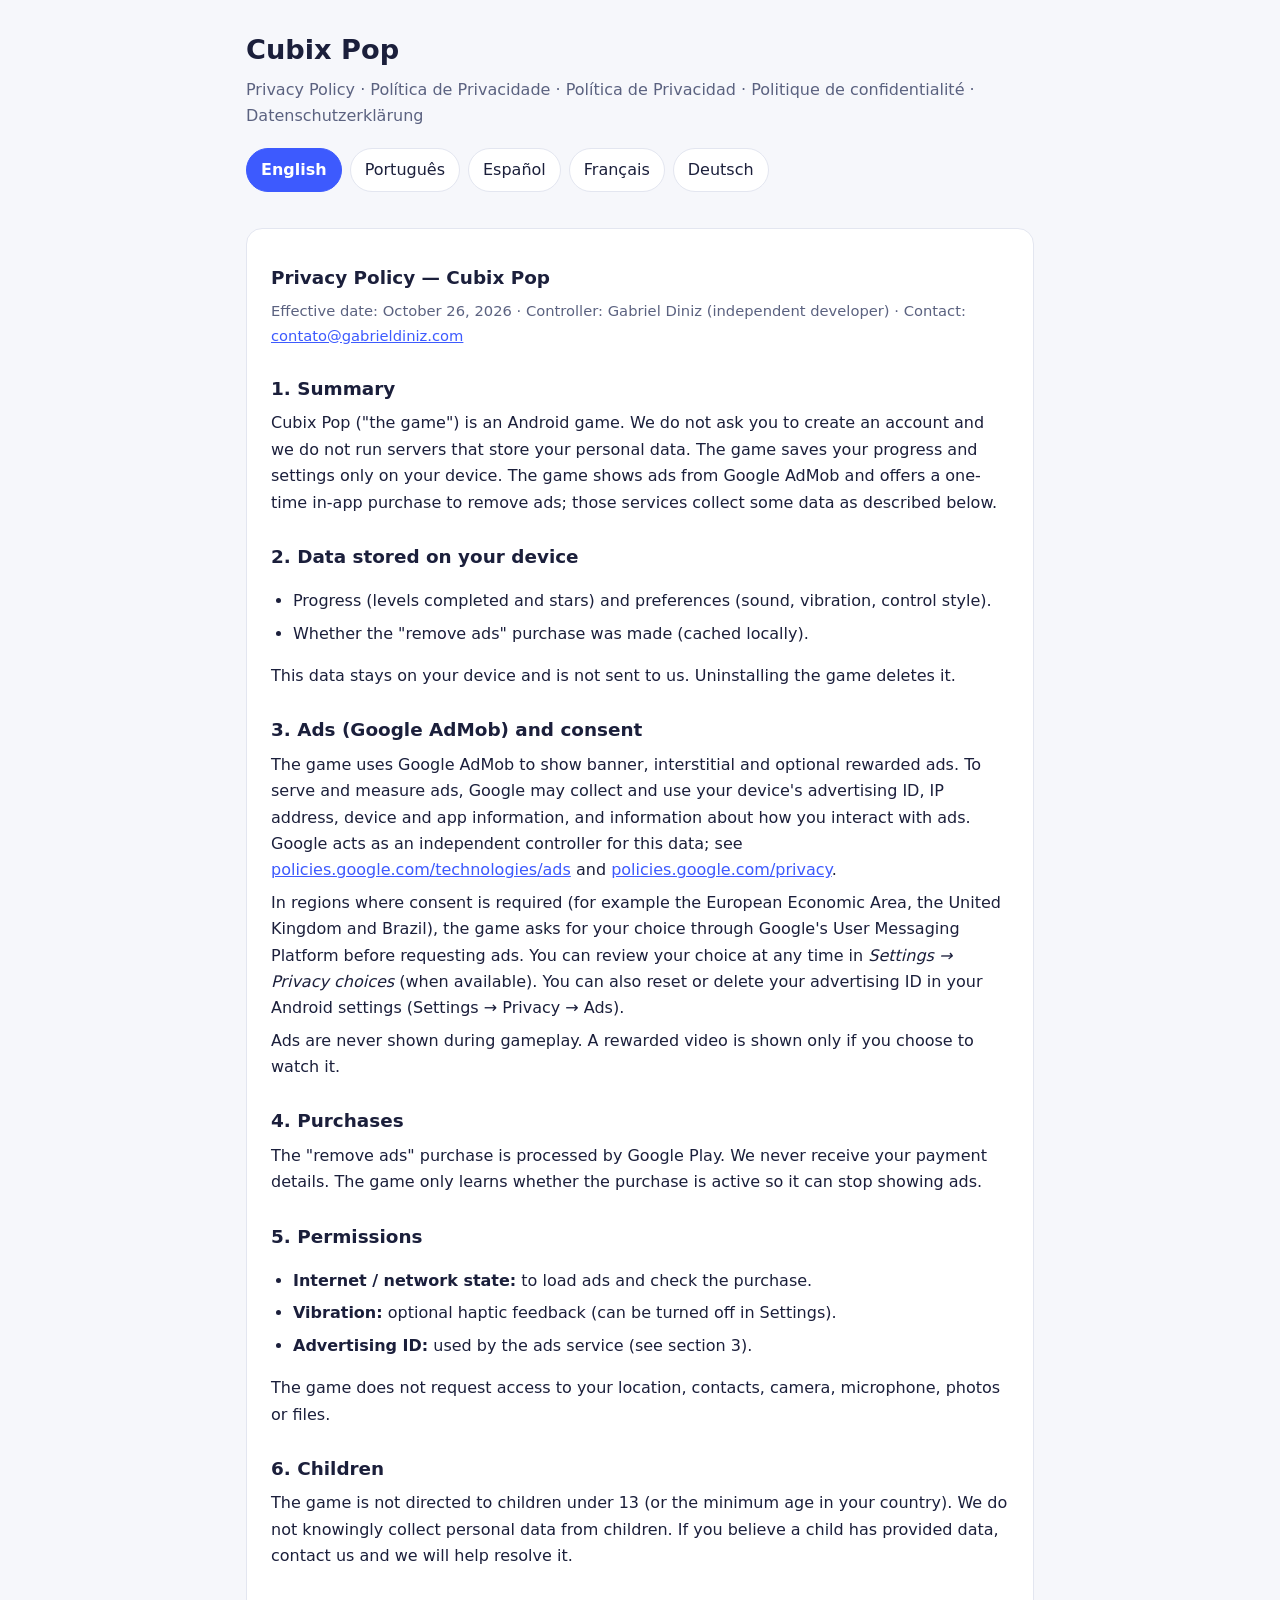
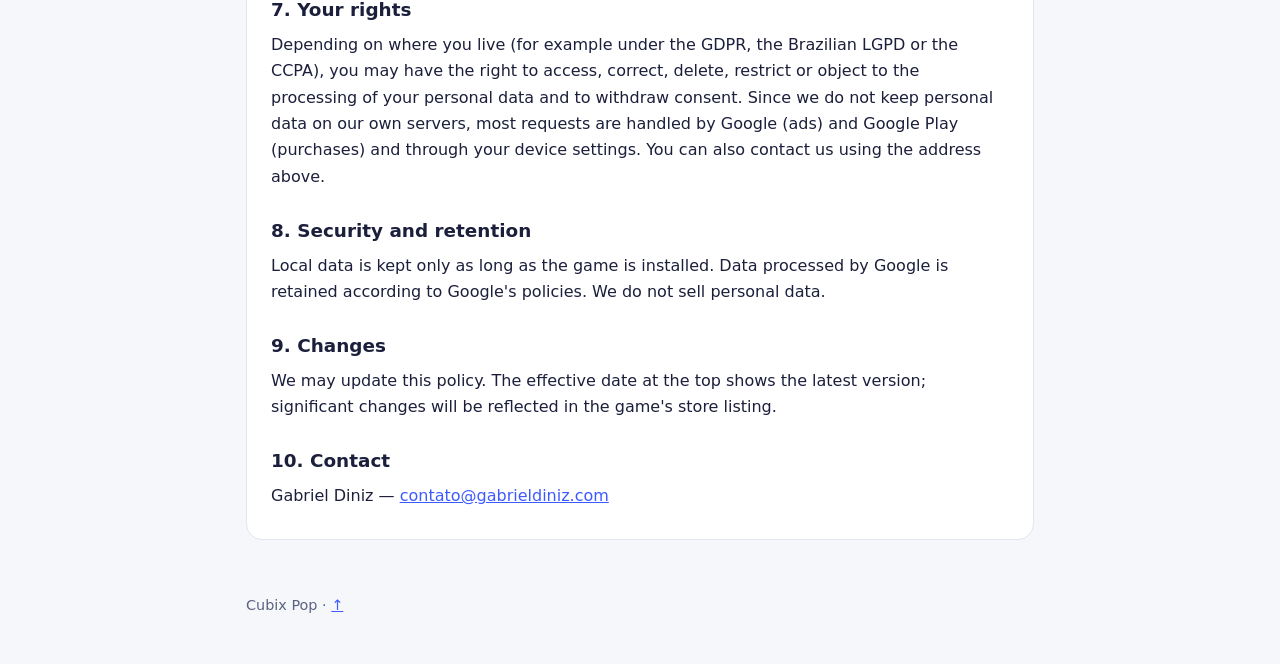
<file: cubix-pop-privacy-policy.html>
<!doctype html>
<html lang="en">
<head> <meta charset="utf-8"> <meta name="viewport" content="width=device-width, initial-scale=1"> <title>Cubix Pop — Privacy Policy</title> <meta name="description" content="Privacy Policy of the Android game Cubix Pop (pt, en, es, fr, de)."> <style>   :root { --bg:#f6f7fb; --card:#ffffff; --ink:#1b1f3b; --muted:#5b6280; --line:#e3e6f0; --accent:#3d5afe; --accent-ink:#ffffff; }   @media (prefers-color-scheme: dark) {     :root { --bg:#0f1330; --card:#171c42; --ink:#eef0ff; --muted:#a6adda; --line:#2a3066; --accent:#7b8cff; --accent-ink:#0f1330; }   }   * { box-sizing: border-box; }   body { margin:0; background:var(--bg); color:var(--ink); font:16px/1.65 system-ui, -apple-system, "Segoe UI", Roboto, sans-serif; }   header { padding:28px 16px 8px; max-width:820px; margin:0 auto; }   header h1 { margin:0 0 4px; font-size:1.7rem; }   header p { margin:0; color:var(--muted); }   .langs { display:flex; flex-wrap:wrap; gap:8px; margin:18px 0 4px; }   .langs button { font:inherit; padding:8px 14px; border-radius:999px; border:1px solid var(--line); background:var(--card); color:var(--ink); cursor:pointer; }   .langs button[aria-pressed="true"] { background:var(--accent); color:var(--accent-ink); border-color:var(--accent); font-weight:600; }   main { max-width:820px; margin:0 auto; padding:8px 16px 48px; }   section.policy { background:var(--card); border:1px solid var(--line); border-radius:16px; padding:8px 24px 24px; margin-top:16px; }   html.js section.policy[hidden] { display:none; }   h2 { font-size:1.15rem; margin:26px 0 6px; }   h3 { font-size:1rem; margin:14px 0 4px; }   p, li { margin:6px 0; }   ul { padding-left:22px; }   .meta { color:var(--muted); font-size:.92rem; }   a { color:var(--accent); }   footer { max-width:820px; margin:0 auto; padding:0 16px 40px; color:var(--muted); font-size:.9rem; }   noscript p { background:#fff7d6; color:#5a4a00; padding:10px 14px; border-radius:10px; } </style>
</head>
<body>
<header>
<h1>Cubix Pop
</h1>
<p id="subtitle">Privacy Policy · Política de Privacidade · Política de Privacidad · Politique de confidentialité · Datenschutzerklärung
</p>
<nav class="langs" id="langs" aria-label="Language">
<button type="button" data-lang="en">English
</button>
<button type="button" data-lang="pt">Português
</button>
<button type="button" data-lang="es">Español
</button>
<button type="button" data-lang="fr">Français
</button>
<button type="button" data-lang="de">Deutsch
</button>
</nav>
<noscript>
<p>JavaScript is disabled: all languages are shown below. / Todos os idiomas são exibidos abaixo.
</p>
</noscript>
</header>
<main>  <!-- ============================================================ ENGLISH -->
<section class="policy" data-lang="en" lang="en">
<h2>Privacy Policy — Cubix Pop
</h2>
<p class="meta">Effective date: <span class="date">October 26, 2026</span> · Controller: <span class="dev">Gabriel Diniz</span> (independent developer) · Contact: <a class="mail" href="mailto:contato@gabrieldiniz.com">contato@gabrieldiniz.com</a>
</p>
<h2>1. Summary
</h2>
<p>Cubix Pop ("the game") is an Android game. We do not ask you to create an account and we do not run servers that store your personal data. The game saves your progress and settings only on your device. The game shows ads from Google AdMob and offers a one-time in-app purchase to remove ads; those services collect some data as described below.
</p>
<h2>2. Data stored on your device
</h2>
<ul>
<li>Progress (levels completed and stars) and preferences (sound, vibration, control style).
</li>
<li>Whether the "remove ads" purchase was made (cached locally).
</li>
</ul>
<p>This data stays on your device and is not sent to us. Uninstalling the game deletes it.
</p>
<h2>3. Ads (Google AdMob) and consent
</h2>
<p>The game uses Google AdMob to show banner, interstitial and optional rewarded ads. To serve and measure ads, Google may collect and use your device's advertising ID, IP address, device and app information, and information about how you interact with ads. Google acts as an independent controller for this data; see <a href="https://policies.google.com/technologies/ads" rel="noopener">policies.google.com/technologies/ads</a> and <a href="https://policies.google.com/privacy" rel="noopener">policies.google.com/privacy</a>.
</p>
<p>In regions where consent is required (for example the European Economic Area, the United Kingdom and Brazil), the game asks for your choice through Google's User Messaging Platform before requesting ads. You can review your choice at any time in <em>Settings → Privacy choices</em> (when available). You can also reset or delete your advertising ID in your Android settings (Settings → Privacy → Ads).
</p>
<p>Ads are never shown during gameplay. A rewarded video is shown only if you choose to watch it.
</p>
<h2>4. Purchases
</h2>
<p>The "remove ads" purchase is processed by Google Play. We never receive your payment details. The game only learns whether the purchase is active so it can stop showing ads.
</p>
<h2>5. Permissions
</h2>
<ul>
<li><strong>Internet / network state:</strong> to load ads and check the purchase.
</li>
<li><strong>Vibration:</strong> optional haptic feedback (can be turned off in Settings).
</li>
<li><strong>Advertising ID:</strong> used by the ads service (see section 3).
</li>
</ul>
<p>The game does not request access to your location, contacts, camera, microphone, photos or files.
</p>
<h2>6. Children
</h2>
<p>The game is not directed to children under 13 (or the minimum age in your country). We do not knowingly collect personal data from children. If you believe a child has provided data, contact us and we will help resolve it.
</p>
<h2>7. Your rights
</h2>
<p>Depending on where you live (for example under the GDPR, the Brazilian LGPD or the CCPA), you may have the right to access, correct, delete, restrict or object to the processing of your personal data and to withdraw consent. Since we do not keep personal data on our own servers, most requests are handled by Google (ads) and Google Play (purchases) and through your device settings. You can also contact us using the address above.
</p>
<h2>8. Security and retention
</h2>
<p>Local data is kept only as long as the game is installed. Data processed by Google is retained according to Google's policies. We do not sell personal data.
</p>
<h2>9. Changes
</h2>
<p>We may update this policy. The effective date at the top shows the latest version; significant changes will be reflected in the game's store listing.
</p>
<h2>10. Contact
</h2>
<p><span class="dev">Gabriel Diniz</span> — <a class="mail" href="mailto:contato@gabrieldiniz.com">contato@gabrieldiniz.com</a>
</p>
</section>  <!-- ============================================================ PORTUGUÊS -->
<section class="policy" data-lang="pt" lang="pt-BR">
<h2>Política de Privacidade — Cubix Pop
</h2>
<p class="meta">Data de vigência: <span class="date">26 de outubro de 2026</span> · Responsável: <span class="dev">Gabriel Diniz</span> (desenvolvedor independente) · Contato: <a class="mail" href="mailto:contato@gabrieldiniz.com">contato@gabrieldiniz.com</a>
</p>
<h2>1. Resumo
</h2>
<p>Cubix Pop ("o jogo") é um jogo para Android. Não pedimos que você crie conta e não mantemos servidores que guardem seus dados pessoais. O jogo salva seu progresso e suas configurações apenas no seu aparelho. O jogo exibe anúncios do Google AdMob e oferece uma compra única no app para remover anúncios; esses serviços coletam alguns dados, conforme descrito abaixo.
</p>
<h2>2. Dados guardados no seu aparelho
</h2>
<ul>
<li>Progresso (fases concluídas e estrelas) e preferências (som, vibração, estilo de controle).
</li>
<li>Se a compra "remover anúncios" foi feita (guardado localmente).
</li>
</ul>
<p>Esses dados ficam no seu aparelho e não são enviados para nós. Desinstalar o jogo apaga tudo.
</p>
<h2>3. Anúncios (Google AdMob) e consentimento
</h2>
<p>O jogo usa o Google AdMob para exibir anúncios de banner, intersticiais e recompensados opcionais. Para exibir e medir anúncios, o Google pode coletar e usar o ID de publicidade do aparelho, o endereço IP, informações do dispositivo e do app e informações sobre como você interage com os anúncios. O Google atua como controlador independente desses dados; veja <a href="https://policies.google.com/technologies/ads" rel="noopener">policies.google.com/technologies/ads</a> e <a href="https://policies.google.com/privacy" rel="noopener">policies.google.com/privacy</a>.
</p>
<p>Nas regiões em que o consentimento é exigido (por exemplo, Espaço Econômico Europeu, Reino Unido e Brasil), o jogo pede sua escolha pela plataforma de mensagens de usuário do Google (UMP) antes de solicitar anúncios. Você pode rever sua escolha a qualquer momento em <em>Configurações → Opções de privacidade</em> (quando disponível). Também pode redefinir ou excluir o ID de publicidade nas configurações do Android (Configurações → Privacidade → Anúncios).
</p>
<p>Os anúncios nunca aparecem durante a partida. Um vídeo recompensado só é exibido se você escolher assistir.
</p>
<h2>4. Compras
</h2>
<p>A compra "remover anúncios" é processada pelo Google Play. Nunca recebemos seus dados de pagamento. O jogo só descobre se a compra está ativa para deixar de exibir anúncios.
</p>
<h2>5. Permissões
</h2>
<ul>
<li><strong>Internet / estado da rede:</strong> para carregar anúncios e verificar a compra.
</li>
<li><strong>Vibração:</strong> resposta tátil opcional (pode ser desligada em Configurações).
</li>
<li><strong>ID de publicidade:</strong> usado pelo serviço de anúncios (ver seção 3).
</li>
</ul>
<p>O jogo não pede acesso à sua localização, contatos, câmera, microfone, fotos ou arquivos.
</p>
<h2>6. Crianças
</h2>
<p>O jogo não é direcionado a menores de 13 anos (ou à idade mínima do seu país). Não coletamos conscientemente dados pessoais de crianças. Se você acredita que uma criança forneceu dados, entre em contato e ajudaremos a resolver.
</p>
<h2>7. Seus direitos
</h2>
<p>Dependendo de onde você mora (por exemplo, pela LGPD, pelo GDPR ou pela CCPA), você pode ter direito de acessar, corrigir, excluir, restringir ou se opor ao tratamento dos seus dados pessoais e de revogar o consentimento. Como não guardamos dados pessoais em servidores próprios, a maioria dos pedidos é atendida pelo Google (anúncios) e pelo Google Play (compras) e pelas configurações do seu aparelho. Você também pode falar conosco pelo e-mail acima.
</p>
<h2>8. Segurança e retenção
</h2>
<p>Os dados locais ficam apenas enquanto o jogo estiver instalado. Os dados tratados pelo Google são retidos conforme as políticas do Google. Não vendemos dados pessoais.
</p>
<h2>9. Alterações
</h2>
<p>Podemos atualizar esta política. A data de vigência no topo indica a versão mais recente; mudanças relevantes serão refletidas na página do jogo na loja.
</p>
<h2>10. Contato
</h2>
<p><span class="dev">Gabriel Diniz</span> — <a class="mail" href="mailto:contato@gabrieldiniz.com">contato@gabrieldiniz.com</a>
</p>
</section>  <!-- ============================================================ ESPAÑOL -->
<section class="policy" data-lang="es" lang="es">
<h2>Política de Privacidad — Cubix Pop
</h2>
<p class="meta">Fecha de entrada en vigor: <span class="date">26 de octubre de 2026</span> · Responsable: <span class="dev">Gabriel Diniz</span> (desarrollador independiente) · Contacto: <a class="mail" href="mailto:contato@gabrieldiniz.com">contato@gabrieldiniz.com</a>
</p>
<h2>1. Resumen
</h2>
<p>Cubix Pop ("el juego") es un juego para Android. No te pedimos que crees una cuenta y no mantenemos servidores que guarden tus datos personales. El juego guarda tu progreso y tus ajustes únicamente en tu dispositivo. El juego muestra anuncios de Google AdMob y ofrece una compra única dentro de la app para quitar los anuncios; esos servicios recopilan algunos datos, como se describe a continuación.
</p>
<h2>2. Datos guardados en tu dispositivo
</h2>
<ul>
<li>Progreso (niveles completados y estrellas) y preferencias (sonido, vibración, estilo de control).
</li>
<li>Si se realizó la compra de "quitar anuncios" (guardado localmente).
</li>
</ul>
<p>Estos datos permanecen en tu dispositivo y no se nos envían. Al desinstalar el juego se eliminan.
</p>
<h2>3. Anuncios (Google AdMob) y consentimiento
</h2>
<p>El juego usa Google AdMob para mostrar anuncios de banner, intersticiales y recompensados opcionales. Para mostrar y medir los anuncios, Google puede recopilar y usar el ID de publicidad del dispositivo, la dirección IP, información del dispositivo y de la app e información sobre cómo interactúas con los anuncios. Google actúa como responsable independiente de esos datos; consulta <a href="https://policies.google.com/technologies/ads" rel="noopener">policies.google.com/technologies/ads</a> y <a href="https://policies.google.com/privacy" rel="noopener">policies.google.com/privacy</a>.
</p>
<p>En las regiones donde se exige consentimiento (por ejemplo, el Espacio Económico Europeo, el Reino Unido y Brasil), el juego solicita tu elección mediante la plataforma de mensajes de usuario de Google (UMP) antes de pedir anuncios. Puedes revisar tu elección en cualquier momento en <em>Ajustes → Opciones de privacidad</em> (cuando esté disponible). También puedes restablecer o eliminar el ID de publicidad en los ajustes de Android (Ajustes → Privacidad → Anuncios).
</p>
<p>Los anuncios nunca se muestran durante la partida. Un video recompensado solo se muestra si decides verlo.
</p>
<h2>4. Compras
</h2>
<p>La compra de "quitar anuncios" la procesa Google Play. Nunca recibimos tus datos de pago. El juego solo sabe si la compra está activa para dejar de mostrar anuncios.
</p>
<h2>5. Permisos
</h2>
<ul>
<li><strong>Internet / estado de la red:</strong> para cargar anuncios y verificar la compra.
</li>
<li><strong>Vibración:</strong> respuesta háptica opcional (se puede desactivar en Ajustes).
</li>
<li><strong>ID de publicidad:</strong> lo usa el servicio de anuncios (ver sección 3).
</li>
</ul>
<p>El juego no solicita acceso a tu ubicación, contactos, cámara, micrófono, fotos ni archivos.
</p>
<h2>6. Menores
</h2>
<p>El juego no está dirigido a menores de 13 años (ni a la edad mínima de tu país). No recopilamos conscientemente datos personales de menores. Si crees que un menor ha proporcionado datos, contáctanos y te ayudaremos a resolverlo.
</p>
<h2>7. Tus derechos
</h2>
<p>Según el lugar donde vivas (por ejemplo, conforme al RGPD, la LGPD de Brasil o la CCPA), puedes tener derecho a acceder, rectificar, suprimir, limitar u oponerte al tratamiento de tus datos personales y a retirar tu consentimiento. Como no conservamos datos personales en servidores propios, la mayoría de las solicitudes las atienden Google (anuncios) y Google Play (compras) y los ajustes de tu dispositivo. También puedes escribirnos al correo indicado arriba.
</p>
<h2>8. Seguridad y conservación
</h2>
<p>Los datos locales se conservan solo mientras el juego esté instalado. Los datos tratados por Google se conservan según las políticas de Google. No vendemos datos personales.
</p>
<h2>9. Cambios
</h2>
<p>Podemos actualizar esta política. La fecha de entrada en vigor al inicio indica la versión más reciente; los cambios importantes se reflejarán en la ficha del juego en la tienda.
</p>
<h2>10. Contacto
</h2>
<p><span class="dev">Gabriel Diniz</span> — <a class="mail" href="mailto:contato@gabrieldiniz.com">contato@gabrieldiniz.com</a>
</p>
</section>  <!-- ============================================================ FRANÇAIS -->
<section class="policy" data-lang="fr" lang="fr">
<h2>Politique de confidentialité — Cubix Pop
</h2>
<p class="meta">Date d'entrée en vigueur : <span class="date">26 octobre 2026</span> · Responsable : <span class="dev">Gabriel Diniz</span> (développeur indépendant) · Contact : <a class="mail" href="mailto:contato@gabrieldiniz.com">contato@gabrieldiniz.com</a>
</p>
<h2>1. Résumé
</h2>
<p>Cubix Pop (« le jeu ») est un jeu pour Android. Nous ne te demandons pas de créer un compte et nous n'exploitons pas de serveurs qui conservent tes données personnelles. Le jeu enregistre ta progression et tes réglages uniquement sur ton appareil. Le jeu affiche des publicités Google AdMob et propose un achat unique intégré pour supprimer les publicités ; ces services collectent certaines données, comme décrit ci-dessous.
</p>
<h2>2. Données enregistrées sur ton appareil
</h2>
<ul>
<li>Progression (niveaux terminés et étoiles) et préférences (son, vibration, type de contrôle).
</li>
<li>Si l'achat « supprimer les pubs » a été effectué (conservé localement).
</li>
</ul>
<p>Ces données restent sur ton appareil et ne nous sont pas envoyées. Désinstaller le jeu les supprime.
</p>
<h2>3. Publicités (Google AdMob) et consentement
</h2>
<p>Le jeu utilise Google AdMob pour afficher des bannières, des publicités interstitielles et des publicités avec récompense facultatives. Pour afficher et mesurer les publicités, Google peut collecter et utiliser l'identifiant publicitaire de l'appareil, l'adresse IP, des informations sur l'appareil et l'application, ainsi que sur la façon dont tu interagis avec les publicités. Google agit comme responsable de traitement indépendant pour ces données ; consulte <a href="https://policies.google.com/technologies/ads" rel="noopener">policies.google.com/technologies/ads</a> et <a href="https://policies.google.com/privacy" rel="noopener">policies.google.com/privacy</a>.
</p>
<p>Dans les régions où le consentement est exigé (par exemple l'Espace économique européen, le Royaume-Uni et le Brésil), le jeu demande ton choix via la plateforme de messages utilisateur de Google (UMP) avant de demander des publicités. Tu peux revoir ton choix à tout moment dans <em>Réglages → Choix de confidentialité</em> (lorsqu'il est disponible). Tu peux aussi réinitialiser ou supprimer ton identifiant publicitaire dans les réglages d'Android (Paramètres → Confidentialité → Annonces).
</p>
<p>Les publicités ne s'affichent jamais pendant la partie. Une vidéo avec récompense n'est affichée que si tu choisis de la regarder.
</p>
<h2>4. Achats
</h2>
<p>L'achat « supprimer les pubs » est traité par Google Play. Nous ne recevons jamais tes informations de paiement. Le jeu sait seulement si l'achat est actif afin de ne plus afficher de publicités.
</p>
<h2>5. Autorisations
</h2>
<ul>
<li><strong>Internet / état du réseau :</strong> pour charger les publicités et vérifier l'achat.
</li>
<li><strong>Vibration :</strong> retour haptique facultatif (désactivable dans les Réglages).
</li>
<li><strong>Identifiant publicitaire :</strong> utilisé par le service de publicités (voir section 3).
</li>
</ul>
<p>Le jeu ne demande pas l'accès à ta position, tes contacts, ton appareil photo, ton micro, tes photos ou tes fichiers.
</p>
<h2>6. Enfants
</h2>
<p>Le jeu ne s'adresse pas aux enfants de moins de 13 ans (ni à l'âge minimal de ton pays). Nous ne collectons pas sciemment de données personnelles d'enfants. Si tu penses qu'un enfant a fourni des données, contacte-nous et nous t'aiderons à régler la situation.
</p>
<h2>7. Tes droits
</h2>
<p>Selon ton lieu de résidence (par exemple au titre du RGPD, de la LGPD brésilienne ou du CCPA), tu peux avoir le droit d'accéder à tes données personnelles, de les rectifier, de les effacer, de limiter leur traitement ou de t'y opposer, et de retirer ton consentement. Comme nous ne conservons pas de données personnelles sur nos propres serveurs, la plupart des demandes sont prises en charge par Google (publicités), Google Play (achats) et les réglages de ton appareil. Tu peux aussi nous écrire à l'adresse ci-dessus.
</p>
<h2>8. Sécurité et conservation
</h2>
<p>Les données locales sont conservées uniquement tant que le jeu est installé. Les données traitées par Google sont conservées selon les politiques de Google. Nous ne vendons pas de données personnelles.
</p>
<h2>9. Modifications
</h2>
<p>Nous pouvons mettre à jour cette politique. La date d'entrée en vigueur en haut indique la version la plus récente ; les changements importants seront signalés sur la fiche du jeu dans la boutique.
</p>
<h2>10. Contact
</h2>
<p><span class="dev">Gabriel Diniz</span> — <a class="mail" href="mailto:contato@gabrieldiniz.com">contato@gabrieldiniz.com</a>
</p>
</section>  <!-- ============================================================ DEUTSCH -->
<section class="policy" data-lang="de" lang="de">
<h2>Datenschutzerklärung — Cubix Pop
</h2>
<p class="meta">Gültig ab: <span class="date">26. Oktober 2026</span> · Verantwortlicher: <span class="dev">Gabriel Diniz</span> (unabhängiger Entwickler) · Kontakt: <a class="mail" href="mailto:contato@gabrieldiniz.com">contato@gabrieldiniz.com</a>
</p>
<h2>1. Zusammenfassung
</h2>
<p>Cubix Pop („das Spiel“) ist ein Spiel für Android. Wir verlangen kein Benutzerkonto und betreiben keine Server, auf denen deine personenbezogenen Daten gespeichert werden. Das Spiel speichert deinen Fortschritt und deine Einstellungen ausschließlich auf deinem Gerät. Das Spiel zeigt Werbung von Google AdMob und bietet einen einmaligen In-App-Kauf zum Entfernen der Werbung an; diese Dienste erheben einige Daten, wie unten beschrieben.
</p>
<h2>2. Auf deinem Gerät gespeicherte Daten
</h2>
<ul>
<li>Fortschritt (abgeschlossene Level und Sterne) und Einstellungen (Ton, Vibration, Steuerungsart).
</li>
<li>Ob der Kauf „Werbung entfernen“ erfolgt ist (lokal zwischengespeichert).
</li>
</ul>
<p>Diese Daten bleiben auf deinem Gerät und werden nicht an uns gesendet. Durch Deinstallieren des Spiels werden sie gelöscht.
</p>
<h2>3. Werbung (Google AdMob) und Einwilligung
</h2>
<p>Das Spiel nutzt Google AdMob, um Banner-, Interstitial- und optionale Belohnungswerbung anzuzeigen. Zum Ausspielen und Messen der Werbung kann Google die Werbe-ID deines Geräts, die IP-Adresse, Geräte- und App-Informationen sowie Informationen darüber erheben und verwenden, wie du mit Anzeigen interagierst. Google handelt dabei als eigenständiger Verantwortlicher; siehe <a href="https://policies.google.com/technologies/ads" rel="noopener">policies.google.com/technologies/ads</a> und <a href="https://policies.google.com/privacy" rel="noopener">policies.google.com/privacy</a>.
</p>
<p>In Regionen, in denen eine Einwilligung erforderlich ist (z. B. im Europäischen Wirtschaftsraum, im Vereinigten Königreich und in Brasilien), fragt das Spiel deine Auswahl über Googles User Messaging Platform (UMP) ab, bevor Werbung angefordert wird. Du kannst deine Auswahl jederzeit unter <em>Einstellungen → Datenschutzoptionen</em> (sofern verfügbar) prüfen. Außerdem kannst du die Werbe-ID in den Android-Einstellungen zurücksetzen oder löschen (Einstellungen → Datenschutz → Werbung).
</p>
<p>Werbung wird nie während des Spiels angezeigt. Ein Belohnungsvideo wird nur gezeigt, wenn du es ansehen möchtest.
</p>
<h2>4. Käufe
</h2>
<p>Der Kauf „Werbung entfernen“ wird über Google Play abgewickelt. Wir erhalten niemals deine Zahlungsdaten. Das Spiel erfährt nur, ob der Kauf aktiv ist, damit keine Werbung mehr angezeigt wird.
</p>
<h2>5. Berechtigungen
</h2>
<ul>
<li><strong>Internet / Netzwerkstatus:</strong> zum Laden von Werbung und zur Prüfung des Kaufs.
</li>
<li><strong>Vibration:</strong> optionales haptisches Feedback (in den Einstellungen abschaltbar).
</li>
<li><strong>Werbe-ID:</strong> wird vom Werbedienst verwendet (siehe Abschnitt 3).
</li>
</ul>
<p>Das Spiel fordert keinen Zugriff auf deinen Standort, deine Kontakte, Kamera, dein Mikrofon, deine Fotos oder Dateien an.
</p>
<h2>6. Kinder
</h2>
<p>Das Spiel richtet sich nicht an Kinder unter 13 Jahren (oder unter dem Mindestalter deines Landes). Wir erheben nicht wissentlich personenbezogene Daten von Kindern. Wenn du glaubst, dass ein Kind Daten angegeben hat, kontaktiere uns, und wir helfen bei der Klärung.
</p>
<h2>7. Deine Rechte
</h2>
<p>Je nachdem, wo du lebst (z. B. nach der DSGVO, dem brasilianischen LGPD oder dem CCPA), hast du möglicherweise das Recht auf Auskunft, Berichtigung, Löschung, Einschränkung der Verarbeitung oder Widerspruch sowie auf Widerruf deiner Einwilligung. Da wir keine personenbezogenen Daten auf eigenen Servern speichern, werden die meisten Anfragen von Google (Werbung), Google Play (Käufe) und über die Einstellungen deines Geräts abgewickelt. Du kannst uns auch unter der oben genannten Adresse kontaktieren.
</p>
<h2>8. Sicherheit und Speicherdauer
</h2>
<p>Lokale Daten werden nur so lange gespeichert, wie das Spiel installiert ist. Von Google verarbeitete Daten werden gemäß den Richtlinien von Google gespeichert. Wir verkaufen keine personenbezogenen Daten.
</p>
<h2>9. Änderungen
</h2>
<p>Wir können diese Erklärung aktualisieren. Das Datum oben zeigt die neueste Fassung; wesentliche Änderungen werden im Store-Eintrag des Spiels berücksichtigt.
</p>
<h2>10. Kontakt
</h2>
<p><span class="dev">Gabriel Diniz</span> — <a class="mail" href="mailto:contato@gabrieldiniz.com">contato@gabrieldiniz.com</a>
</p>
</section>
</main>
<footer>
<p>Cubix Pop · <a href="#top" id="toplink">↑</a>
</p>
</footer>  <script> (function () {   var supported = ["en", "pt", "es", "fr", "de"];   var html = document.documentElement;   html.classList.add("js");   var buttons = document.querySelectorAll("#langs button");   var sections = document.querySelectorAll("section.policy");    function pick() {     var fromHash = (location.hash || "").replace("#", "").toLowerCase();     if (supported.indexOf(fromHash) >= 0) return fromHash;     var saved = null;     try { saved = localStorage.getItem("lang"); } catch (e) {}     if (saved && supported.indexOf(saved) >= 0) return saved;     var nav = (navigator.language || "en").slice(0, 2).toLowerCase();     return supported.indexOf(nav) >= 0 ? nav : "en";   }    function show(lang, updateHash) {     sections.forEach(function (s) { s.hidden = s.getAttribute("data-lang") !== lang; });     buttons.forEach(function (b) { b.setAttribute("aria-pressed", String(b.getAttribute("data-lang") === lang)); });     html.lang = lang === "pt" ? "pt-BR" : lang;     var titles = { en: "Privacy Policy", pt: "Política de Privacidade", es: "Política de Privacidad", fr: "Politique de confidentialité", de: "Datenschutzerklärung" };     document.title = "Cubix Pop — " + titles[lang];     try { localStorage.setItem("lang", lang); } catch (e) {}     if (updateHash) history.replaceState(null, "", "#" + lang);   }    buttons.forEach(function (b) {     b.addEventListener("click", function () { show(b.getAttribute("data-lang"), true); });   });   window.addEventListener("hashchange", function () { show(pick(), false); });   show(pick(), false); })(); </script>
</body>
</html>
</file>
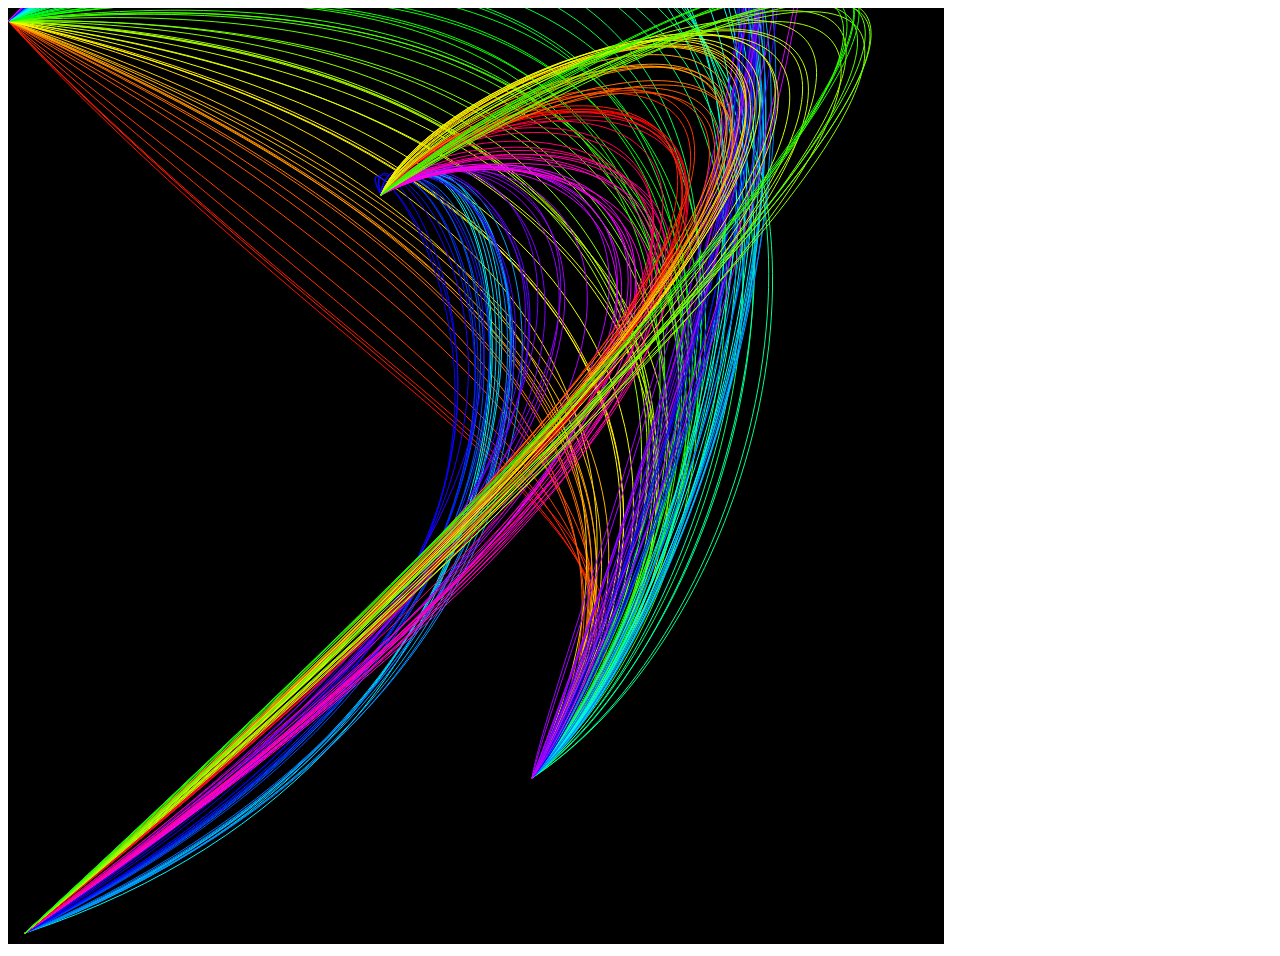
<file: curves.htm>
<!DOCTYPE html>
<html>
<head>
	<title></title>
</head>
<body>
	<a id="update" onclick="init()"><canvas id="canvas" width=936 height=936></a>
		<a id="link"></a>
		<script type="text/javascript" src="util.js"></script>

		<script type="text/javascript">
			

			function draw(color,x1,y1){
				
				var cp1x = rand(0,936), cp1y =rand(0,936), cp2x = rand(0,936), cp2y = rand(0,936), x2= rand(0,936), y2=rand(0,936);
				var c = document.getElementById("canvas");
				var ctx = c.getContext("2d");

				ctx.lineWidth = 1;
				ctx.lineCap = "round";
				for (var i = 0; i < 100; i++) {
					nextRainbowColor(color,100);
					ctx.strokeStyle=(rgbToHex(color));
					ctx.beginPath();
					ctx.moveTo(x1, y1);
					ctx.bezierCurveTo(cp1x,cp1y,cp2x,cp2y,x2,y2);
					ctx.stroke();
					cp1x+=rand(-10,30);
					cp1y+=rand(-40,10);
					cp2x+=rand(-50,50);
					cp2y+=rand(-10,10);

				}
				
			}

			function init() {

				var c = document.getElementById("canvas");
				var ctx = c.getContext("2d");
				ctx.fillStyle = "#000000";
				ctx.fillRect(0, 0, 936, 936);

				draw({r:255,g:0,b:0},rand(0,20),rand(0,20));
				draw({r:0,g:255,b:255},rand(0,20),rand(916,936));
			}
			init();
		</script>
	</body>
	</html>
</file>
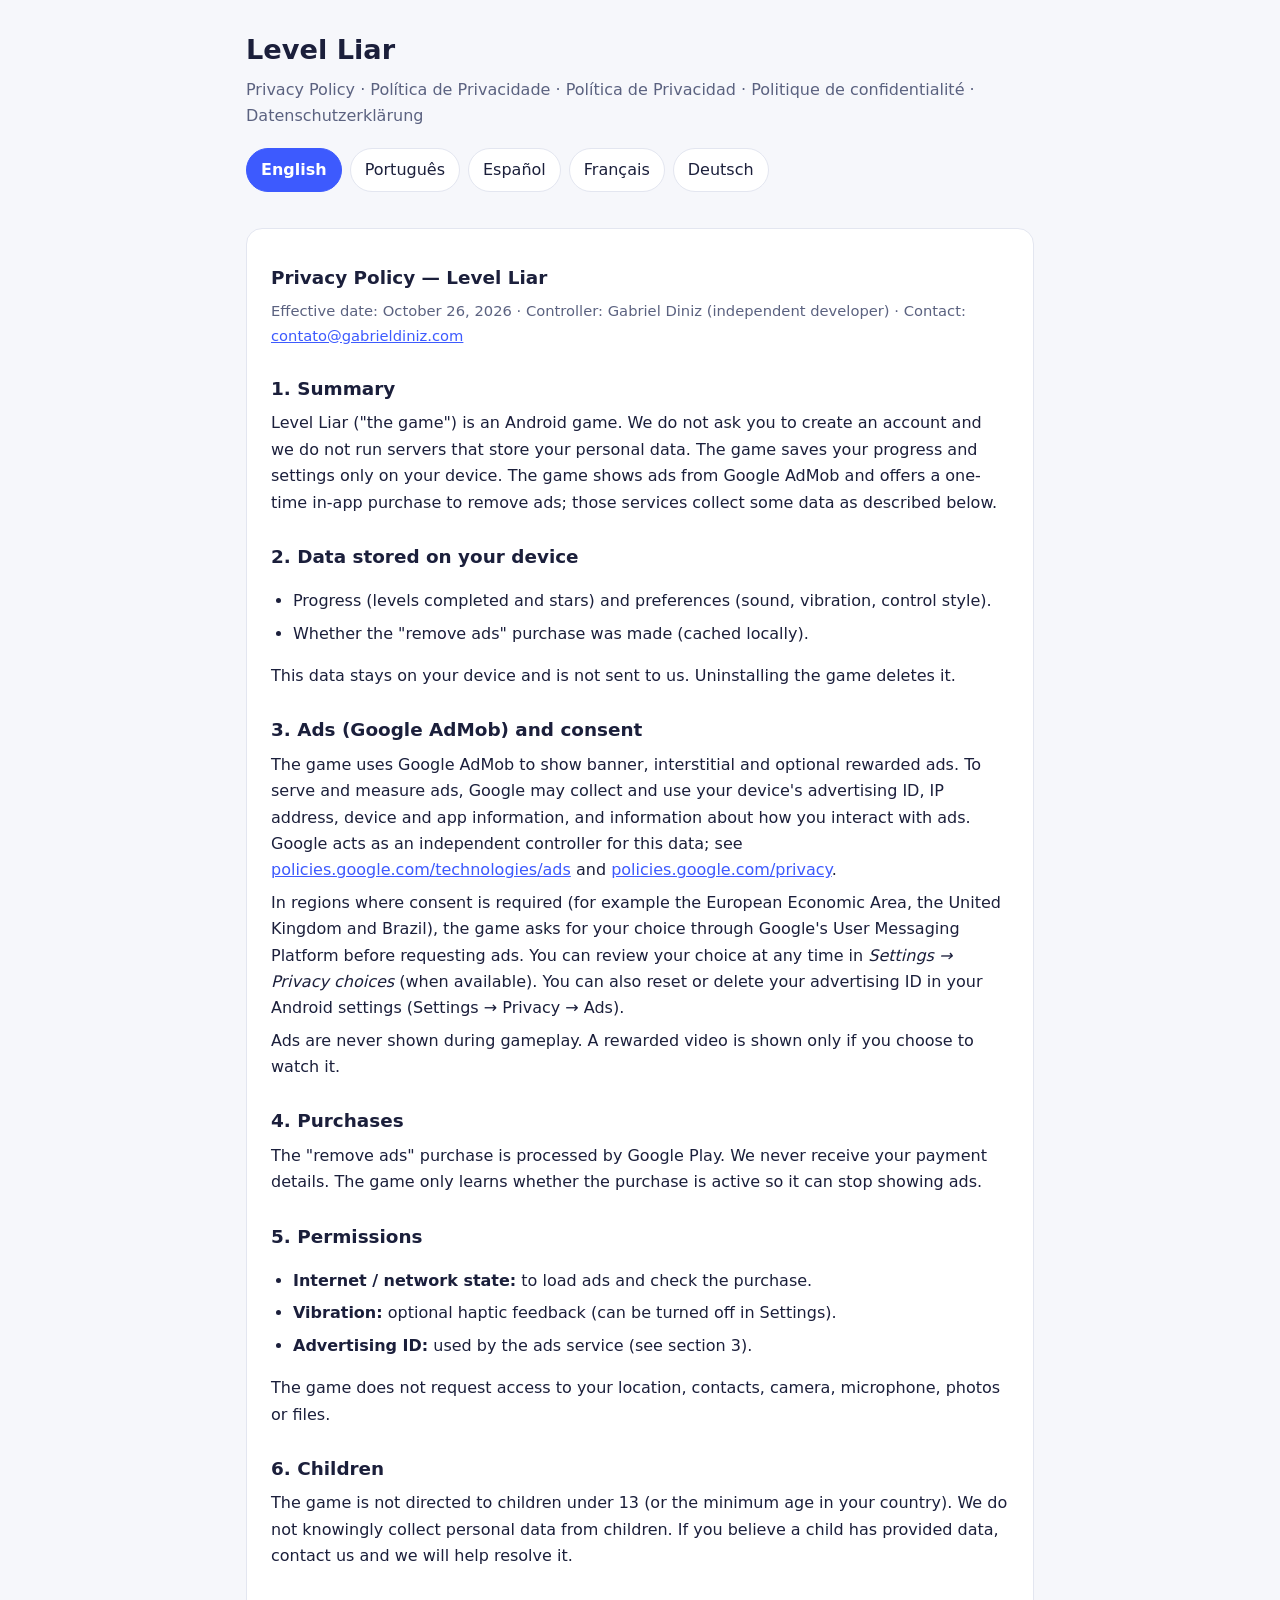
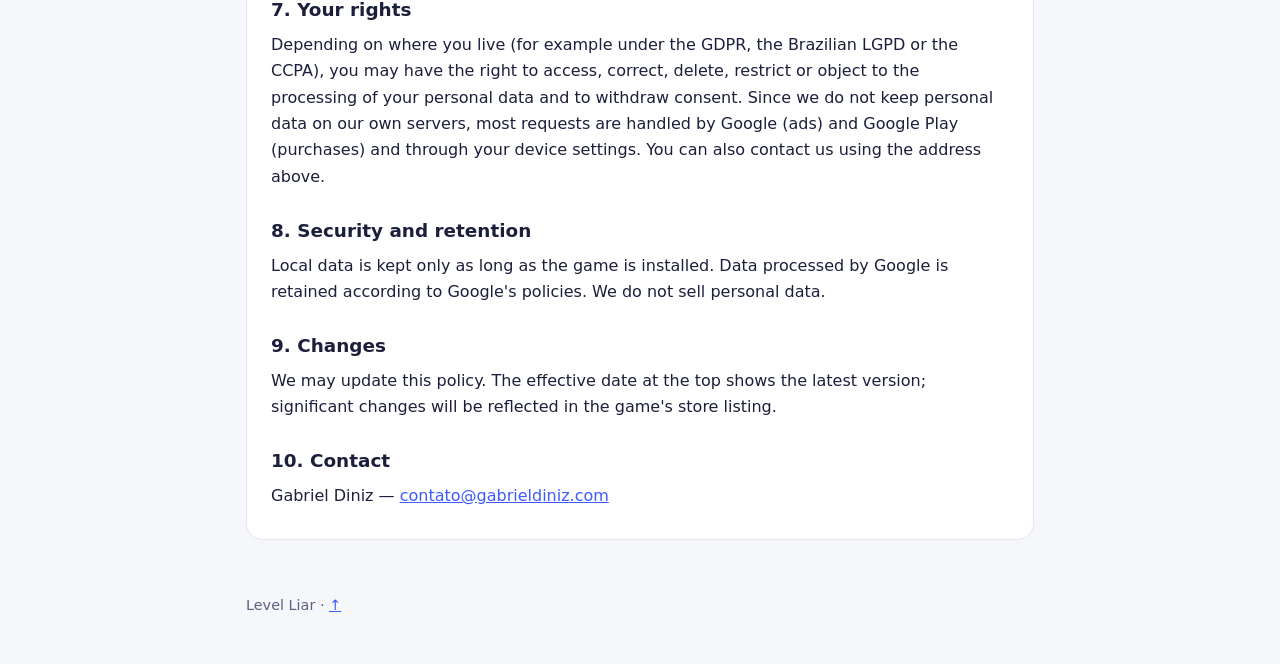
<file: level-liar-privacy-policy.html>
<!doctype html>
<html lang="en">
<head>
<meta charset="utf-8">
<meta name="viewport" content="width=device-width, initial-scale=1">
<title>Level Liar — Privacy Policy</title>
<meta name="description" content="Privacy Policy of the Android game Level Liar (pt, en, es, fr, de).">
<style>
  :root { --bg:#f6f7fb; --card:#ffffff; --ink:#1b1f3b; --muted:#5b6280; --line:#e3e6f0; --accent:#3d5afe; --accent-ink:#ffffff; }
  @media (prefers-color-scheme: dark) {
    :root { --bg:#0f1330; --card:#171c42; --ink:#eef0ff; --muted:#a6adda; --line:#2a3066; --accent:#7b8cff; --accent-ink:#0f1330; }
  }
  * { box-sizing: border-box; }
  body { margin:0; background:var(--bg); color:var(--ink); font:16px/1.65 system-ui, -apple-system, "Segoe UI", Roboto, sans-serif; }
  header { padding:28px 16px 8px; max-width:820px; margin:0 auto; }
  header h1 { margin:0 0 4px; font-size:1.7rem; }
  header p { margin:0; color:var(--muted); }
  .langs { display:flex; flex-wrap:wrap; gap:8px; margin:18px 0 4px; }
  .langs button { font:inherit; padding:8px 14px; border-radius:999px; border:1px solid var(--line); background:var(--card); color:var(--ink); cursor:pointer; }
  .langs button[aria-pressed="true"] { background:var(--accent); color:var(--accent-ink); border-color:var(--accent); font-weight:600; }
  main { max-width:820px; margin:0 auto; padding:8px 16px 48px; }
  section.policy { background:var(--card); border:1px solid var(--line); border-radius:16px; padding:8px 24px 24px; margin-top:16px; }
  html.js section.policy[hidden] { display:none; }
  h2 { font-size:1.15rem; margin:26px 0 6px; }
  h3 { font-size:1rem; margin:14px 0 4px; }
  p, li { margin:6px 0; }
  ul { padding-left:22px; }
  .meta { color:var(--muted); font-size:.92rem; }
  a { color:var(--accent); }
  footer { max-width:820px; margin:0 auto; padding:0 16px 40px; color:var(--muted); font-size:.9rem; }
  noscript p { background:#fff7d6; color:#5a4a00; padding:10px 14px; border-radius:10px; }
</style>
</head>
<body>
<header>
  <h1>Level Liar</h1>
  <p id="subtitle">Privacy Policy · Política de Privacidade · Política de Privacidad · Politique de confidentialité · Datenschutzerklärung</p>
  <nav class="langs" id="langs" aria-label="Language">
    <button type="button" data-lang="en">English</button>
    <button type="button" data-lang="pt">Português</button>
    <button type="button" data-lang="es">Español</button>
    <button type="button" data-lang="fr">Français</button>
    <button type="button" data-lang="de">Deutsch</button>
  </nav>
  <noscript><p>JavaScript is disabled: all languages are shown below. / Todos os idiomas são exibidos abaixo.</p></noscript>
</header>

<main>

<!-- ============================================================ ENGLISH -->
<section class="policy" data-lang="en" lang="en">
  <h2>Privacy Policy — Level Liar</h2>
  <p class="meta">Effective date: <span class="date">October 26, 2026</span> · Controller: <span class="dev">Gabriel Diniz</span> (independent developer) · Contact: <a class="mail" href="mailto:contato@gabrieldiniz.com">contato@gabrieldiniz.com</a></p>

  <h2>1. Summary</h2>
  <p>Level Liar ("the game") is an Android game. We do not ask you to create an account and we do not run servers that store your personal data. The game saves your progress and settings only on your device. The game shows ads from Google AdMob and offers a one-time in-app purchase to remove ads; those services collect some data as described below.</p>

  <h2>2. Data stored on your device</h2>
  <ul>
    <li>Progress (levels completed and stars) and preferences (sound, vibration, control style).</li>
    <li>Whether the "remove ads" purchase was made (cached locally).</li>
  </ul>
  <p>This data stays on your device and is not sent to us. Uninstalling the game deletes it.</p>

  <h2>3. Ads (Google AdMob) and consent</h2>
  <p>The game uses Google AdMob to show banner, interstitial and optional rewarded ads. To serve and measure ads, Google may collect and use your device's advertising ID, IP address, device and app information, and information about how you interact with ads. Google acts as an independent controller for this data; see <a href="https://policies.google.com/technologies/ads" rel="noopener">policies.google.com/technologies/ads</a> and <a href="https://policies.google.com/privacy" rel="noopener">policies.google.com/privacy</a>.</p>
  <p>In regions where consent is required (for example the European Economic Area, the United Kingdom and Brazil), the game asks for your choice through Google's User Messaging Platform before requesting ads. You can review your choice at any time in <em>Settings → Privacy choices</em> (when available). You can also reset or delete your advertising ID in your Android settings (Settings → Privacy → Ads).</p>
  <p>Ads are never shown during gameplay. A rewarded video is shown only if you choose to watch it.</p>

  <h2>4. Purchases</h2>
  <p>The "remove ads" purchase is processed by Google Play. We never receive your payment details. The game only learns whether the purchase is active so it can stop showing ads.</p>

  <h2>5. Permissions</h2>
  <ul>
    <li><strong>Internet / network state:</strong> to load ads and check the purchase.</li>
    <li><strong>Vibration:</strong> optional haptic feedback (can be turned off in Settings).</li>
    <li><strong>Advertising ID:</strong> used by the ads service (see section 3).</li>
  </ul>
  <p>The game does not request access to your location, contacts, camera, microphone, photos or files.</p>

  <h2>6. Children</h2>
  <p>The game is not directed to children under 13 (or the minimum age in your country). We do not knowingly collect personal data from children. If you believe a child has provided data, contact us and we will help resolve it.</p>

  <h2>7. Your rights</h2>
  <p>Depending on where you live (for example under the GDPR, the Brazilian LGPD or the CCPA), you may have the right to access, correct, delete, restrict or object to the processing of your personal data and to withdraw consent. Since we do not keep personal data on our own servers, most requests are handled by Google (ads) and Google Play (purchases) and through your device settings. You can also contact us using the address above.</p>

  <h2>8. Security and retention</h2>
  <p>Local data is kept only as long as the game is installed. Data processed by Google is retained according to Google's policies. We do not sell personal data.</p>

  <h2>9. Changes</h2>
  <p>We may update this policy. The effective date at the top shows the latest version; significant changes will be reflected in the game's store listing.</p>

  <h2>10. Contact</h2>
  <p><span class="dev">Gabriel Diniz</span> — <a class="mail" href="mailto:contato@gabrieldiniz.com">contato@gabrieldiniz.com</a></p>
</section>

<!-- ============================================================ PORTUGUÊS -->
<section class="policy" data-lang="pt" lang="pt-BR">
  <h2>Política de Privacidade — Level Liar</h2>
  <p class="meta">Data de vigência: <span class="date">26 de outubro de 2026</span> · Responsável: <span class="dev">Gabriel Diniz</span> (desenvolvedor independente) · Contato: <a class="mail" href="mailto:contato@gabrieldiniz.com">contato@gabrieldiniz.com</a></p>

  <h2>1. Resumo</h2>
  <p>Level Liar ("o jogo") é um jogo para Android. Não pedimos que você crie conta e não mantemos servidores que guardem seus dados pessoais. O jogo salva seu progresso e suas configurações apenas no seu aparelho. O jogo exibe anúncios do Google AdMob e oferece uma compra única no app para remover anúncios; esses serviços coletam alguns dados, conforme descrito abaixo.</p>

  <h2>2. Dados guardados no seu aparelho</h2>
  <ul>
    <li>Progresso (fases concluídas e estrelas) e preferências (som, vibração, estilo de controle).</li>
    <li>Se a compra "remover anúncios" foi feita (guardado localmente).</li>
  </ul>
  <p>Esses dados ficam no seu aparelho e não são enviados para nós. Desinstalar o jogo apaga tudo.</p>

  <h2>3. Anúncios (Google AdMob) e consentimento</h2>
  <p>O jogo usa o Google AdMob para exibir anúncios de banner, intersticiais e recompensados opcionais. Para exibir e medir anúncios, o Google pode coletar e usar o ID de publicidade do aparelho, o endereço IP, informações do dispositivo e do app e informações sobre como você interage com os anúncios. O Google atua como controlador independente desses dados; veja <a href="https://policies.google.com/technologies/ads" rel="noopener">policies.google.com/technologies/ads</a> e <a href="https://policies.google.com/privacy" rel="noopener">policies.google.com/privacy</a>.</p>
  <p>Nas regiões em que o consentimento é exigido (por exemplo, Espaço Econômico Europeu, Reino Unido e Brasil), o jogo pede sua escolha pela plataforma de mensagens de usuário do Google (UMP) antes de solicitar anúncios. Você pode rever sua escolha a qualquer momento em <em>Configurações → Opções de privacidade</em> (quando disponível). Também pode redefinir ou excluir o ID de publicidade nas configurações do Android (Configurações → Privacidade → Anúncios).</p>
  <p>Os anúncios nunca aparecem durante a partida. Um vídeo recompensado só é exibido se você escolher assistir.</p>

  <h2>4. Compras</h2>
  <p>A compra "remover anúncios" é processada pelo Google Play. Nunca recebemos seus dados de pagamento. O jogo só descobre se a compra está ativa para deixar de exibir anúncios.</p>

  <h2>5. Permissões</h2>
  <ul>
    <li><strong>Internet / estado da rede:</strong> para carregar anúncios e verificar a compra.</li>
    <li><strong>Vibração:</strong> resposta tátil opcional (pode ser desligada em Configurações).</li>
    <li><strong>ID de publicidade:</strong> usado pelo serviço de anúncios (ver seção 3).</li>
  </ul>
  <p>O jogo não pede acesso à sua localização, contatos, câmera, microfone, fotos ou arquivos.</p>

  <h2>6. Crianças</h2>
  <p>O jogo não é direcionado a menores de 13 anos (ou à idade mínima do seu país). Não coletamos conscientemente dados pessoais de crianças. Se você acredita que uma criança forneceu dados, entre em contato e ajudaremos a resolver.</p>

  <h2>7. Seus direitos</h2>
  <p>Dependendo de onde você mora (por exemplo, pela LGPD, pelo GDPR ou pela CCPA), você pode ter direito de acessar, corrigir, excluir, restringir ou se opor ao tratamento dos seus dados pessoais e de revogar o consentimento. Como não guardamos dados pessoais em servidores próprios, a maioria dos pedidos é atendida pelo Google (anúncios) e pelo Google Play (compras) e pelas configurações do seu aparelho. Você também pode falar conosco pelo e-mail acima.</p>

  <h2>8. Segurança e retenção</h2>
  <p>Os dados locais ficam apenas enquanto o jogo estiver instalado. Os dados tratados pelo Google são retidos conforme as políticas do Google. Não vendemos dados pessoais.</p>

  <h2>9. Alterações</h2>
  <p>Podemos atualizar esta política. A data de vigência no topo indica a versão mais recente; mudanças relevantes serão refletidas na página do jogo na loja.</p>

  <h2>10. Contato</h2>
  <p><span class="dev">Gabriel Diniz</span> — <a class="mail" href="mailto:contato@gabrieldiniz.com">contato@gabrieldiniz.com</a></p>
</section>

<!-- ============================================================ ESPAÑOL -->
<section class="policy" data-lang="es" lang="es">
  <h2>Política de Privacidad — Level Liar</h2>
  <p class="meta">Fecha de entrada en vigor: <span class="date">26 de octubre de 2026</span> · Responsable: <span class="dev">Gabriel Diniz</span> (desarrollador independiente) · Contacto: <a class="mail" href="mailto:contato@gabrieldiniz.com">contato@gabrieldiniz.com</a></p>

  <h2>1. Resumen</h2>
  <p>Level Liar ("el juego") es un juego para Android. No te pedimos que crees una cuenta y no mantenemos servidores que guarden tus datos personales. El juego guarda tu progreso y tus ajustes únicamente en tu dispositivo. El juego muestra anuncios de Google AdMob y ofrece una compra única dentro de la app para quitar los anuncios; esos servicios recopilan algunos datos, como se describe a continuación.</p>

  <h2>2. Datos guardados en tu dispositivo</h2>
  <ul>
    <li>Progreso (niveles completados y estrellas) y preferencias (sonido, vibración, estilo de control).</li>
    <li>Si se realizó la compra de "quitar anuncios" (guardado localmente).</li>
  </ul>
  <p>Estos datos permanecen en tu dispositivo y no se nos envían. Al desinstalar el juego se eliminan.</p>

  <h2>3. Anuncios (Google AdMob) y consentimiento</h2>
  <p>El juego usa Google AdMob para mostrar anuncios de banner, intersticiales y recompensados opcionales. Para mostrar y medir los anuncios, Google puede recopilar y usar el ID de publicidad del dispositivo, la dirección IP, información del dispositivo y de la app e información sobre cómo interactúas con los anuncios. Google actúa como responsable independiente de esos datos; consulta <a href="https://policies.google.com/technologies/ads" rel="noopener">policies.google.com/technologies/ads</a> y <a href="https://policies.google.com/privacy" rel="noopener">policies.google.com/privacy</a>.</p>
  <p>En las regiones donde se exige consentimiento (por ejemplo, el Espacio Económico Europeo, el Reino Unido y Brasil), el juego solicita tu elección mediante la plataforma de mensajes de usuario de Google (UMP) antes de pedir anuncios. Puedes revisar tu elección en cualquier momento en <em>Ajustes → Opciones de privacidad</em> (cuando esté disponible). También puedes restablecer o eliminar el ID de publicidad en los ajustes de Android (Ajustes → Privacidad → Anuncios).</p>
  <p>Los anuncios nunca se muestran durante la partida. Un video recompensado solo se muestra si decides verlo.</p>

  <h2>4. Compras</h2>
  <p>La compra de "quitar anuncios" la procesa Google Play. Nunca recibimos tus datos de pago. El juego solo sabe si la compra está activa para dejar de mostrar anuncios.</p>

  <h2>5. Permisos</h2>
  <ul>
    <li><strong>Internet / estado de la red:</strong> para cargar anuncios y verificar la compra.</li>
    <li><strong>Vibración:</strong> respuesta háptica opcional (se puede desactivar en Ajustes).</li>
    <li><strong>ID de publicidad:</strong> lo usa el servicio de anuncios (ver sección 3).</li>
  </ul>
  <p>El juego no solicita acceso a tu ubicación, contactos, cámara, micrófono, fotos ni archivos.</p>

  <h2>6. Menores</h2>
  <p>El juego no está dirigido a menores de 13 años (ni a la edad mínima de tu país). No recopilamos conscientemente datos personales de menores. Si crees que un menor ha proporcionado datos, contáctanos y te ayudaremos a resolverlo.</p>

  <h2>7. Tus derechos</h2>
  <p>Según el lugar donde vivas (por ejemplo, conforme al RGPD, la LGPD de Brasil o la CCPA), puedes tener derecho a acceder, rectificar, suprimir, limitar u oponerte al tratamiento de tus datos personales y a retirar tu consentimiento. Como no conservamos datos personales en servidores propios, la mayoría de las solicitudes las atienden Google (anuncios) y Google Play (compras) y los ajustes de tu dispositivo. También puedes escribirnos al correo indicado arriba.</p>

  <h2>8. Seguridad y conservación</h2>
  <p>Los datos locales se conservan solo mientras el juego esté instalado. Los datos tratados por Google se conservan según las políticas de Google. No vendemos datos personales.</p>

  <h2>9. Cambios</h2>
  <p>Podemos actualizar esta política. La fecha de entrada en vigor al inicio indica la versión más reciente; los cambios importantes se reflejarán en la ficha del juego en la tienda.</p>

  <h2>10. Contacto</h2>
  <p><span class="dev">Gabriel Diniz</span> — <a class="mail" href="mailto:contato@gabrieldiniz.com">contato@gabrieldiniz.com</a></p>
</section>

<!-- ============================================================ FRANÇAIS -->
<section class="policy" data-lang="fr" lang="fr">
  <h2>Politique de confidentialité — Level Liar</h2>
  <p class="meta">Date d'entrée en vigueur : <span class="date">26 octobre 2026</span> · Responsable : <span class="dev">Gabriel Diniz</span> (développeur indépendant) · Contact : <a class="mail" href="mailto:contato@gabrieldiniz.com">contato@gabrieldiniz.com</a></p>

  <h2>1. Résumé</h2>
  <p>Level Liar (« le jeu ») est un jeu pour Android. Nous ne te demandons pas de créer un compte et nous n'exploitons pas de serveurs qui conservent tes données personnelles. Le jeu enregistre ta progression et tes réglages uniquement sur ton appareil. Le jeu affiche des publicités Google AdMob et propose un achat unique intégré pour supprimer les publicités ; ces services collectent certaines données, comme décrit ci-dessous.</p>

  <h2>2. Données enregistrées sur ton appareil</h2>
  <ul>
    <li>Progression (niveaux terminés et étoiles) et préférences (son, vibration, type de contrôle).</li>
    <li>Si l'achat « supprimer les pubs » a été effectué (conservé localement).</li>
  </ul>
  <p>Ces données restent sur ton appareil et ne nous sont pas envoyées. Désinstaller le jeu les supprime.</p>

  <h2>3. Publicités (Google AdMob) et consentement</h2>
  <p>Le jeu utilise Google AdMob pour afficher des bannières, des publicités interstitielles et des publicités avec récompense facultatives. Pour afficher et mesurer les publicités, Google peut collecter et utiliser l'identifiant publicitaire de l'appareil, l'adresse IP, des informations sur l'appareil et l'application, ainsi que sur la façon dont tu interagis avec les publicités. Google agit comme responsable de traitement indépendant pour ces données ; consulte <a href="https://policies.google.com/technologies/ads" rel="noopener">policies.google.com/technologies/ads</a> et <a href="https://policies.google.com/privacy" rel="noopener">policies.google.com/privacy</a>.</p>
  <p>Dans les régions où le consentement est exigé (par exemple l'Espace économique européen, le Royaume-Uni et le Brésil), le jeu demande ton choix via la plateforme de messages utilisateur de Google (UMP) avant de demander des publicités. Tu peux revoir ton choix à tout moment dans <em>Réglages → Choix de confidentialité</em> (lorsqu'il est disponible). Tu peux aussi réinitialiser ou supprimer ton identifiant publicitaire dans les réglages d'Android (Paramètres → Confidentialité → Annonces).</p>
  <p>Les publicités ne s'affichent jamais pendant la partie. Une vidéo avec récompense n'est affichée que si tu choisis de la regarder.</p>

  <h2>4. Achats</h2>
  <p>L'achat « supprimer les pubs » est traité par Google Play. Nous ne recevons jamais tes informations de paiement. Le jeu sait seulement si l'achat est actif afin de ne plus afficher de publicités.</p>

  <h2>5. Autorisations</h2>
  <ul>
    <li><strong>Internet / état du réseau :</strong> pour charger les publicités et vérifier l'achat.</li>
    <li><strong>Vibration :</strong> retour haptique facultatif (désactivable dans les Réglages).</li>
    <li><strong>Identifiant publicitaire :</strong> utilisé par le service de publicités (voir section 3).</li>
  </ul>
  <p>Le jeu ne demande pas l'accès à ta position, tes contacts, ton appareil photo, ton micro, tes photos ou tes fichiers.</p>

  <h2>6. Enfants</h2>
  <p>Le jeu ne s'adresse pas aux enfants de moins de 13 ans (ni à l'âge minimal de ton pays). Nous ne collectons pas sciemment de données personnelles d'enfants. Si tu penses qu'un enfant a fourni des données, contacte-nous et nous t'aiderons à régler la situation.</p>

  <h2>7. Tes droits</h2>
  <p>Selon ton lieu de résidence (par exemple au titre du RGPD, de la LGPD brésilienne ou du CCPA), tu peux avoir le droit d'accéder à tes données personnelles, de les rectifier, de les effacer, de limiter leur traitement ou de t'y opposer, et de retirer ton consentement. Comme nous ne conservons pas de données personnelles sur nos propres serveurs, la plupart des demandes sont prises en charge par Google (publicités), Google Play (achats) et les réglages de ton appareil. Tu peux aussi nous écrire à l'adresse ci-dessus.</p>

  <h2>8. Sécurité et conservation</h2>
  <p>Les données locales sont conservées uniquement tant que le jeu est installé. Les données traitées par Google sont conservées selon les politiques de Google. Nous ne vendons pas de données personnelles.</p>

  <h2>9. Modifications</h2>
  <p>Nous pouvons mettre à jour cette politique. La date d'entrée en vigueur en haut indique la version la plus récente ; les changements importants seront signalés sur la fiche du jeu dans la boutique.</p>

  <h2>10. Contact</h2>
  <p><span class="dev">Gabriel Diniz</span> — <a class="mail" href="mailto:contato@gabrieldiniz.com">contato@gabrieldiniz.com</a></p>
</section>

<!-- ============================================================ DEUTSCH -->
<section class="policy" data-lang="de" lang="de">
  <h2>Datenschutzerklärung — Level Liar</h2>
  <p class="meta">Gültig ab: <span class="date">26. Oktober 2026</span> · Verantwortlicher: <span class="dev">Gabriel Diniz</span> (unabhängiger Entwickler) · Kontakt: <a class="mail" href="mailto:contato@gabrieldiniz.com">contato@gabrieldiniz.com</a></p>

  <h2>1. Zusammenfassung</h2>
  <p>Level Liar („das Spiel“) ist ein Spiel für Android. Wir verlangen kein Benutzerkonto und betreiben keine Server, auf denen deine personenbezogenen Daten gespeichert werden. Das Spiel speichert deinen Fortschritt und deine Einstellungen ausschließlich auf deinem Gerät. Das Spiel zeigt Werbung von Google AdMob und bietet einen einmaligen In-App-Kauf zum Entfernen der Werbung an; diese Dienste erheben einige Daten, wie unten beschrieben.</p>

  <h2>2. Auf deinem Gerät gespeicherte Daten</h2>
  <ul>
    <li>Fortschritt (abgeschlossene Level und Sterne) und Einstellungen (Ton, Vibration, Steuerungsart).</li>
    <li>Ob der Kauf „Werbung entfernen“ erfolgt ist (lokal zwischengespeichert).</li>
  </ul>
  <p>Diese Daten bleiben auf deinem Gerät und werden nicht an uns gesendet. Durch Deinstallieren des Spiels werden sie gelöscht.</p>

  <h2>3. Werbung (Google AdMob) und Einwilligung</h2>
  <p>Das Spiel nutzt Google AdMob, um Banner-, Interstitial- und optionale Belohnungswerbung anzuzeigen. Zum Ausspielen und Messen der Werbung kann Google die Werbe-ID deines Geräts, die IP-Adresse, Geräte- und App-Informationen sowie Informationen darüber erheben und verwenden, wie du mit Anzeigen interagierst. Google handelt dabei als eigenständiger Verantwortlicher; siehe <a href="https://policies.google.com/technologies/ads" rel="noopener">policies.google.com/technologies/ads</a> und <a href="https://policies.google.com/privacy" rel="noopener">policies.google.com/privacy</a>.</p>
  <p>In Regionen, in denen eine Einwilligung erforderlich ist (z. B. im Europäischen Wirtschaftsraum, im Vereinigten Königreich und in Brasilien), fragt das Spiel deine Auswahl über Googles User Messaging Platform (UMP) ab, bevor Werbung angefordert wird. Du kannst deine Auswahl jederzeit unter <em>Einstellungen → Datenschutzoptionen</em> (sofern verfügbar) prüfen. Außerdem kannst du die Werbe-ID in den Android-Einstellungen zurücksetzen oder löschen (Einstellungen → Datenschutz → Werbung).</p>
  <p>Werbung wird nie während des Spiels angezeigt. Ein Belohnungsvideo wird nur gezeigt, wenn du es ansehen möchtest.</p>

  <h2>4. Käufe</h2>
  <p>Der Kauf „Werbung entfernen“ wird über Google Play abgewickelt. Wir erhalten niemals deine Zahlungsdaten. Das Spiel erfährt nur, ob der Kauf aktiv ist, damit keine Werbung mehr angezeigt wird.</p>

  <h2>5. Berechtigungen</h2>
  <ul>
    <li><strong>Internet / Netzwerkstatus:</strong> zum Laden von Werbung und zur Prüfung des Kaufs.</li>
    <li><strong>Vibration:</strong> optionales haptisches Feedback (in den Einstellungen abschaltbar).</li>
    <li><strong>Werbe-ID:</strong> wird vom Werbedienst verwendet (siehe Abschnitt 3).</li>
  </ul>
  <p>Das Spiel fordert keinen Zugriff auf deinen Standort, deine Kontakte, Kamera, dein Mikrofon, deine Fotos oder Dateien an.</p>

  <h2>6. Kinder</h2>
  <p>Das Spiel richtet sich nicht an Kinder unter 13 Jahren (oder unter dem Mindestalter deines Landes). Wir erheben nicht wissentlich personenbezogene Daten von Kindern. Wenn du glaubst, dass ein Kind Daten angegeben hat, kontaktiere uns, und wir helfen bei der Klärung.</p>

  <h2>7. Deine Rechte</h2>
  <p>Je nachdem, wo du lebst (z. B. nach der DSGVO, dem brasilianischen LGPD oder dem CCPA), hast du möglicherweise das Recht auf Auskunft, Berichtigung, Löschung, Einschränkung der Verarbeitung oder Widerspruch sowie auf Widerruf deiner Einwilligung. Da wir keine personenbezogenen Daten auf eigenen Servern speichern, werden die meisten Anfragen von Google (Werbung), Google Play (Käufe) und über die Einstellungen deines Geräts abgewickelt. Du kannst uns auch unter der oben genannten Adresse kontaktieren.</p>

  <h2>8. Sicherheit und Speicherdauer</h2>
  <p>Lokale Daten werden nur so lange gespeichert, wie das Spiel installiert ist. Von Google verarbeitete Daten werden gemäß den Richtlinien von Google gespeichert. Wir verkaufen keine personenbezogenen Daten.</p>

  <h2>9. Änderungen</h2>
  <p>Wir können diese Erklärung aktualisieren. Das Datum oben zeigt die neueste Fassung; wesentliche Änderungen werden im Store-Eintrag des Spiels berücksichtigt.</p>

  <h2>10. Kontakt</h2>
  <p><span class="dev">Gabriel Diniz</span> — <a class="mail" href="mailto:contato@gabrieldiniz.com">contato@gabrieldiniz.com</a></p>
</section>

</main>

<footer>
  <p>Level Liar · <a href="#top" id="toplink">↑</a></p>
</footer>

<script>
(function () {
  var supported = ["en", "pt", "es", "fr", "de"];
  var html = document.documentElement;
  html.classList.add("js");
  var buttons = document.querySelectorAll("#langs button");
  var sections = document.querySelectorAll("section.policy");

  function pick() {
    var fromHash = (location.hash || "").replace("#", "").toLowerCase();
    if (supported.indexOf(fromHash) >= 0) return fromHash;
    var saved = null;
    try { saved = localStorage.getItem("lang"); } catch (e) {}
    if (saved && supported.indexOf(saved) >= 0) return saved;
    var nav = (navigator.language || "en").slice(0, 2).toLowerCase();
    return supported.indexOf(nav) >= 0 ? nav : "en";
  }

  function show(lang, updateHash) {
    sections.forEach(function (s) { s.hidden = s.getAttribute("data-lang") !== lang; });
    buttons.forEach(function (b) { b.setAttribute("aria-pressed", String(b.getAttribute("data-lang") === lang)); });
    html.lang = lang === "pt" ? "pt-BR" : lang;
    var titles = { en: "Privacy Policy", pt: "Política de Privacidade", es: "Política de Privacidad", fr: "Politique de confidentialité", de: "Datenschutzerklärung" };
    document.title = "Level Liar — " + titles[lang];
    try { localStorage.setItem("lang", lang); } catch (e) {}
    if (updateHash) history.replaceState(null, "", "#" + lang);
  }

  buttons.forEach(function (b) {
    b.addEventListener("click", function () { show(b.getAttribute("data-lang"), true); });
  });
  window.addEventListener("hashchange", function () { show(pick(), false); });
  show(pick(), false);
})();
</script>
</body>
</html>
</file>
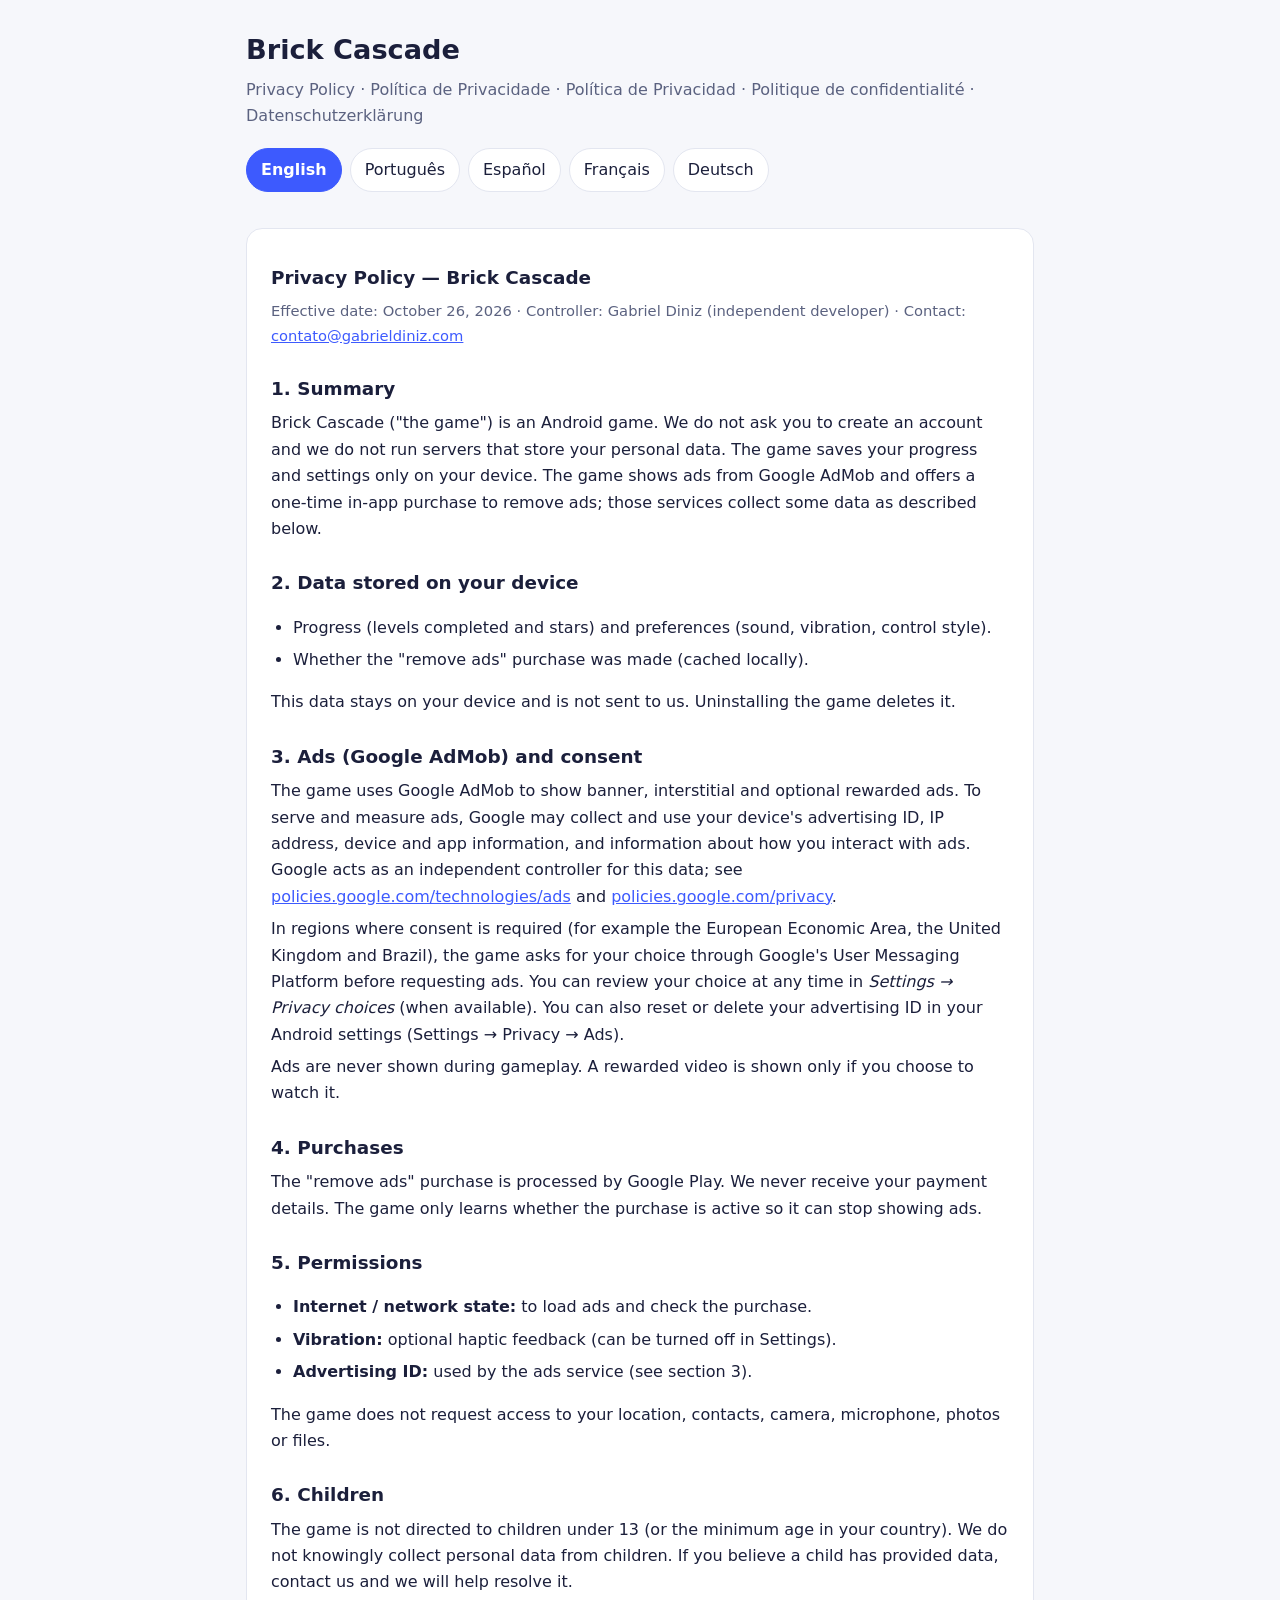
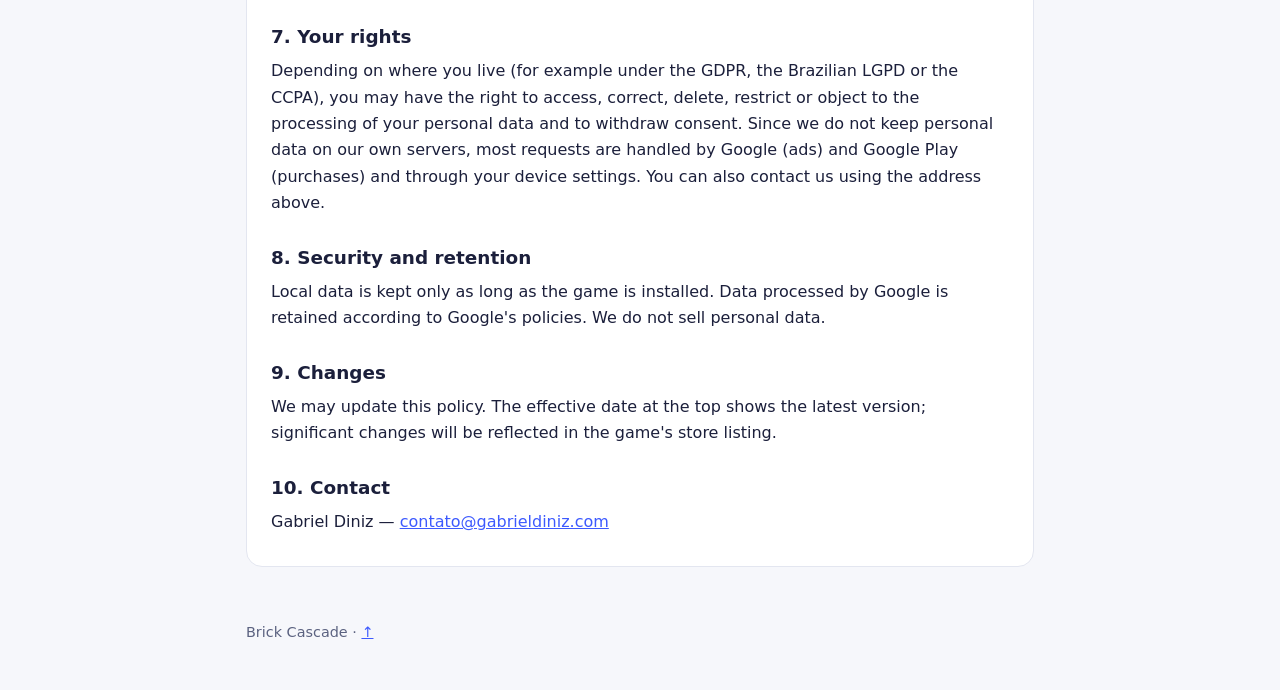
<file: privacy-policy.html>
<!doctype html>
<html lang="en">
<head> <meta charset="utf-8"> <meta name="viewport" content="width=device-width, initial-scale=1"> <title>Brick Cascade — Privacy Policy</title> <meta name="description" content="Privacy Policy of the Android game Brick Cascade (pt, en, es, fr, de)."> <style>   :root { --bg:#f6f7fb; --card:#ffffff; --ink:#1b1f3b; --muted:#5b6280; --line:#e3e6f0; --accent:#3d5afe; --accent-ink:#ffffff; }   @media (prefers-color-scheme: dark) {     :root { --bg:#0f1330; --card:#171c42; --ink:#eef0ff; --muted:#a6adda; --line:#2a3066; --accent:#7b8cff; --accent-ink:#0f1330; }   }   * { box-sizing: border-box; }   body { margin:0; background:var(--bg); color:var(--ink); font:16px/1.65 system-ui, -apple-system, "Segoe UI", Roboto, sans-serif; }   header { padding:28px 16px 8px; max-width:820px; margin:0 auto; }   header h1 { margin:0 0 4px; font-size:1.7rem; }   header p { margin:0; color:var(--muted); }   .langs { display:flex; flex-wrap:wrap; gap:8px; margin:18px 0 4px; }   .langs button { font:inherit; padding:8px 14px; border-radius:999px; border:1px solid var(--line); background:var(--card); color:var(--ink); cursor:pointer; }   .langs button[aria-pressed="true"] { background:var(--accent); color:var(--accent-ink); border-color:var(--accent); font-weight:600; }   main { max-width:820px; margin:0 auto; padding:8px 16px 48px; }   section.policy { background:var(--card); border:1px solid var(--line); border-radius:16px; padding:8px 24px 24px; margin-top:16px; }   html.js section.policy[hidden] { display:none; }   h2 { font-size:1.15rem; margin:26px 0 6px; }   h3 { font-size:1rem; margin:14px 0 4px; }   p, li { margin:6px 0; }   ul { padding-left:22px; }   .meta { color:var(--muted); font-size:.92rem; }   a { color:var(--accent); }   footer { max-width:820px; margin:0 auto; padding:0 16px 40px; color:var(--muted); font-size:.9rem; }   noscript p { background:#fff7d6; color:#5a4a00; padding:10px 14px; border-radius:10px; } </style>
</head>
<body>
<header>
<h1>Brick Cascade
</h1>
<p id="subtitle">Privacy Policy · Política de Privacidade · Política de Privacidad · Politique de confidentialité · Datenschutzerklärung
</p>
<nav class="langs" id="langs" aria-label="Language">
<button type="button" data-lang="en">English
</button>
<button type="button" data-lang="pt">Português
</button>
<button type="button" data-lang="es">Español
</button>
<button type="button" data-lang="fr">Français
</button>
<button type="button" data-lang="de">Deutsch
</button>
</nav>
<noscript>
<p>JavaScript is disabled: all languages are shown below. / Todos os idiomas são exibidos abaixo.
</p>
</noscript>
</header>
<main>  <!-- ============================================================ ENGLISH -->
<section class="policy" data-lang="en" lang="en">
<h2>Privacy Policy — Brick Cascade
</h2>
<p class="meta">Effective date: <span class="date">October 26, 2026</span> · Controller: <span class="dev">Gabriel Diniz</span> (independent developer) · Contact: <a class="mail" href="mailto:contato@gabrieldiniz.com">contato@gabrieldiniz.com</a>
</p>
<h2>1. Summary
</h2>
<p>Brick Cascade ("the game") is an Android game. We do not ask you to create an account and we do not run servers that store your personal data. The game saves your progress and settings only on your device. The game shows ads from Google AdMob and offers a one-time in-app purchase to remove ads; those services collect some data as described below.
</p>
<h2>2. Data stored on your device
</h2>
<ul>
<li>Progress (levels completed and stars) and preferences (sound, vibration, control style).
</li>
<li>Whether the "remove ads" purchase was made (cached locally).
</li>
</ul>
<p>This data stays on your device and is not sent to us. Uninstalling the game deletes it.
</p>
<h2>3. Ads (Google AdMob) and consent
</h2>
<p>The game uses Google AdMob to show banner, interstitial and optional rewarded ads. To serve and measure ads, Google may collect and use your device's advertising ID, IP address, device and app information, and information about how you interact with ads. Google acts as an independent controller for this data; see <a href="https://policies.google.com/technologies/ads" rel="noopener">policies.google.com/technologies/ads</a> and <a href="https://policies.google.com/privacy" rel="noopener">policies.google.com/privacy</a>.
</p>
<p>In regions where consent is required (for example the European Economic Area, the United Kingdom and Brazil), the game asks for your choice through Google's User Messaging Platform before requesting ads. You can review your choice at any time in <em>Settings → Privacy choices</em> (when available). You can also reset or delete your advertising ID in your Android settings (Settings → Privacy → Ads).
</p>
<p>Ads are never shown during gameplay. A rewarded video is shown only if you choose to watch it.
</p>
<h2>4. Purchases
</h2>
<p>The "remove ads" purchase is processed by Google Play. We never receive your payment details. The game only learns whether the purchase is active so it can stop showing ads.
</p>
<h2>5. Permissions
</h2>
<ul>
<li><strong>Internet / network state:</strong> to load ads and check the purchase.
</li>
<li><strong>Vibration:</strong> optional haptic feedback (can be turned off in Settings).
</li>
<li><strong>Advertising ID:</strong> used by the ads service (see section 3).
</li>
</ul>
<p>The game does not request access to your location, contacts, camera, microphone, photos or files.
</p>
<h2>6. Children
</h2>
<p>The game is not directed to children under 13 (or the minimum age in your country). We do not knowingly collect personal data from children. If you believe a child has provided data, contact us and we will help resolve it.
</p>
<h2>7. Your rights
</h2>
<p>Depending on where you live (for example under the GDPR, the Brazilian LGPD or the CCPA), you may have the right to access, correct, delete, restrict or object to the processing of your personal data and to withdraw consent. Since we do not keep personal data on our own servers, most requests are handled by Google (ads) and Google Play (purchases) and through your device settings. You can also contact us using the address above.
</p>
<h2>8. Security and retention
</h2>
<p>Local data is kept only as long as the game is installed. Data processed by Google is retained according to Google's policies. We do not sell personal data.
</p>
<h2>9. Changes
</h2>
<p>We may update this policy. The effective date at the top shows the latest version; significant changes will be reflected in the game's store listing.
</p>
<h2>10. Contact
</h2>
<p><span class="dev">Gabriel Diniz</span> — <a class="mail" href="mailto:contato@gabrieldiniz.com">contato@gabrieldiniz.com</a>
</p>
</section>  <!-- ============================================================ PORTUGUÊS -->
<section class="policy" data-lang="pt" lang="pt-BR">
<h2>Política de Privacidade — Brick Cascade
</h2>
<p class="meta">Data de vigência: <span class="date">26 de outubro de 2026</span> · Responsável: <span class="dev">Gabriel Diniz</span> (desenvolvedor independente) · Contato: <a class="mail" href="mailto:contato@gabrieldiniz.com">contato@gabrieldiniz.com</a>
</p>
<h2>1. Resumo
</h2>
<p>Brick Cascade ("o jogo") é um jogo para Android. Não pedimos que você crie conta e não mantemos servidores que guardem seus dados pessoais. O jogo salva seu progresso e suas configurações apenas no seu aparelho. O jogo exibe anúncios do Google AdMob e oferece uma compra única no app para remover anúncios; esses serviços coletam alguns dados, conforme descrito abaixo.
</p>
<h2>2. Dados guardados no seu aparelho
</h2>
<ul>
<li>Progresso (fases concluídas e estrelas) e preferências (som, vibração, estilo de controle).
</li>
<li>Se a compra "remover anúncios" foi feita (guardado localmente).
</li>
</ul>
<p>Esses dados ficam no seu aparelho e não são enviados para nós. Desinstalar o jogo apaga tudo.
</p>
<h2>3. Anúncios (Google AdMob) e consentimento
</h2>
<p>O jogo usa o Google AdMob para exibir anúncios de banner, intersticiais e recompensados opcionais. Para exibir e medir anúncios, o Google pode coletar e usar o ID de publicidade do aparelho, o endereço IP, informações do dispositivo e do app e informações sobre como você interage com os anúncios. O Google atua como controlador independente desses dados; veja <a href="https://policies.google.com/technologies/ads" rel="noopener">policies.google.com/technologies/ads</a> e <a href="https://policies.google.com/privacy" rel="noopener">policies.google.com/privacy</a>.
</p>
<p>Nas regiões em que o consentimento é exigido (por exemplo, Espaço Econômico Europeu, Reino Unido e Brasil), o jogo pede sua escolha pela plataforma de mensagens de usuário do Google (UMP) antes de solicitar anúncios. Você pode rever sua escolha a qualquer momento em <em>Configurações → Opções de privacidade</em> (quando disponível). Também pode redefinir ou excluir o ID de publicidade nas configurações do Android (Configurações → Privacidade → Anúncios).
</p>
<p>Os anúncios nunca aparecem durante a partida. Um vídeo recompensado só é exibido se você escolher assistir.
</p>
<h2>4. Compras
</h2>
<p>A compra "remover anúncios" é processada pelo Google Play. Nunca recebemos seus dados de pagamento. O jogo só descobre se a compra está ativa para deixar de exibir anúncios.
</p>
<h2>5. Permissões
</h2>
<ul>
<li><strong>Internet / estado da rede:</strong> para carregar anúncios e verificar a compra.
</li>
<li><strong>Vibração:</strong> resposta tátil opcional (pode ser desligada em Configurações).
</li>
<li><strong>ID de publicidade:</strong> usado pelo serviço de anúncios (ver seção 3).
</li>
</ul>
<p>O jogo não pede acesso à sua localização, contatos, câmera, microfone, fotos ou arquivos.
</p>
<h2>6. Crianças
</h2>
<p>O jogo não é direcionado a menores de 13 anos (ou à idade mínima do seu país). Não coletamos conscientemente dados pessoais de crianças. Se você acredita que uma criança forneceu dados, entre em contato e ajudaremos a resolver.
</p>
<h2>7. Seus direitos
</h2>
<p>Dependendo de onde você mora (por exemplo, pela LGPD, pelo GDPR ou pela CCPA), você pode ter direito de acessar, corrigir, excluir, restringir ou se opor ao tratamento dos seus dados pessoais e de revogar o consentimento. Como não guardamos dados pessoais em servidores próprios, a maioria dos pedidos é atendida pelo Google (anúncios) e pelo Google Play (compras) e pelas configurações do seu aparelho. Você também pode falar conosco pelo e-mail acima.
</p>
<h2>8. Segurança e retenção
</h2>
<p>Os dados locais ficam apenas enquanto o jogo estiver instalado. Os dados tratados pelo Google são retidos conforme as políticas do Google. Não vendemos dados pessoais.
</p>
<h2>9. Alterações
</h2>
<p>Podemos atualizar esta política. A data de vigência no topo indica a versão mais recente; mudanças relevantes serão refletidas na página do jogo na loja.
</p>
<h2>10. Contato
</h2>
<p><span class="dev">Gabriel Diniz</span> — <a class="mail" href="mailto:contato@gabrieldiniz.com">contato@gabrieldiniz.com</a>
</p>
</section>  <!-- ============================================================ ESPAÑOL -->
<section class="policy" data-lang="es" lang="es">
<h2>Política de Privacidad — Brick Cascade
</h2>
<p class="meta">Fecha de entrada en vigor: <span class="date">26 de octubre de 2026</span> · Responsable: <span class="dev">Gabriel Diniz</span> (desarrollador independiente) · Contacto: <a class="mail" href="mailto:contato@gabrieldiniz.com">contato@gabrieldiniz.com</a>
</p>
<h2>1. Resumen
</h2>
<p>Brick Cascade ("el juego") es un juego para Android. No te pedimos que crees una cuenta y no mantenemos servidores que guarden tus datos personales. El juego guarda tu progreso y tus ajustes únicamente en tu dispositivo. El juego muestra anuncios de Google AdMob y ofrece una compra única dentro de la app para quitar los anuncios; esos servicios recopilan algunos datos, como se describe a continuación.
</p>
<h2>2. Datos guardados en tu dispositivo
</h2>
<ul>
<li>Progreso (niveles completados y estrellas) y preferencias (sonido, vibración, estilo de control).
</li>
<li>Si se realizó la compra de "quitar anuncios" (guardado localmente).
</li>
</ul>
<p>Estos datos permanecen en tu dispositivo y no se nos envían. Al desinstalar el juego se eliminan.
</p>
<h2>3. Anuncios (Google AdMob) y consentimiento
</h2>
<p>El juego usa Google AdMob para mostrar anuncios de banner, intersticiales y recompensados opcionales. Para mostrar y medir los anuncios, Google puede recopilar y usar el ID de publicidad del dispositivo, la dirección IP, información del dispositivo y de la app e información sobre cómo interactúas con los anuncios. Google actúa como responsable independiente de esos datos; consulta <a href="https://policies.google.com/technologies/ads" rel="noopener">policies.google.com/technologies/ads</a> y <a href="https://policies.google.com/privacy" rel="noopener">policies.google.com/privacy</a>.
</p>
<p>En las regiones donde se exige consentimiento (por ejemplo, el Espacio Económico Europeo, el Reino Unido y Brasil), el juego solicita tu elección mediante la plataforma de mensajes de usuario de Google (UMP) antes de pedir anuncios. Puedes revisar tu elección en cualquier momento en <em>Ajustes → Opciones de privacidad</em> (cuando esté disponible). También puedes restablecer o eliminar el ID de publicidad en los ajustes de Android (Ajustes → Privacidad → Anuncios).
</p>
<p>Los anuncios nunca se muestran durante la partida. Un video recompensado solo se muestra si decides verlo.
</p>
<h2>4. Compras
</h2>
<p>La compra de "quitar anuncios" la procesa Google Play. Nunca recibimos tus datos de pago. El juego solo sabe si la compra está activa para dejar de mostrar anuncios.
</p>
<h2>5. Permisos
</h2>
<ul>
<li><strong>Internet / estado de la red:</strong> para cargar anuncios y verificar la compra.
</li>
<li><strong>Vibración:</strong> respuesta háptica opcional (se puede desactivar en Ajustes).
</li>
<li><strong>ID de publicidad:</strong> lo usa el servicio de anuncios (ver sección 3).
</li>
</ul>
<p>El juego no solicita acceso a tu ubicación, contactos, cámara, micrófono, fotos ni archivos.
</p>
<h2>6. Menores
</h2>
<p>El juego no está dirigido a menores de 13 años (ni a la edad mínima de tu país). No recopilamos conscientemente datos personales de menores. Si crees que un menor ha proporcionado datos, contáctanos y te ayudaremos a resolverlo.
</p>
<h2>7. Tus derechos
</h2>
<p>Según el lugar donde vivas (por ejemplo, conforme al RGPD, la LGPD de Brasil o la CCPA), puedes tener derecho a acceder, rectificar, suprimir, limitar u oponerte al tratamiento de tus datos personales y a retirar tu consentimiento. Como no conservamos datos personales en servidores propios, la mayoría de las solicitudes las atienden Google (anuncios) y Google Play (compras) y los ajustes de tu dispositivo. También puedes escribirnos al correo indicado arriba.
</p>
<h2>8. Seguridad y conservación
</h2>
<p>Los datos locales se conservan solo mientras el juego esté instalado. Los datos tratados por Google se conservan según las políticas de Google. No vendemos datos personales.
</p>
<h2>9. Cambios
</h2>
<p>Podemos actualizar esta política. La fecha de entrada en vigor al inicio indica la versión más reciente; los cambios importantes se reflejarán en la ficha del juego en la tienda.
</p>
<h2>10. Contacto
</h2>
<p><span class="dev">Gabriel Diniz</span> — <a class="mail" href="mailto:contato@gabrieldiniz.com">contato@gabrieldiniz.com</a>
</p>
</section>  <!-- ============================================================ FRANÇAIS -->
<section class="policy" data-lang="fr" lang="fr">
<h2>Politique de confidentialité — Brick Cascade
</h2>
<p class="meta">Date d'entrée en vigueur : <span class="date">26 octobre 2026</span> · Responsable : <span class="dev">Gabriel Diniz</span> (développeur indépendant) · Contact : <a class="mail" href="mailto:contato@gabrieldiniz.com">contato@gabrieldiniz.com</a>
</p>
<h2>1. Résumé
</h2>
<p>Brick Cascade (« le jeu ») est un jeu pour Android. Nous ne te demandons pas de créer un compte et nous n'exploitons pas de serveurs qui conservent tes données personnelles. Le jeu enregistre ta progression et tes réglages uniquement sur ton appareil. Le jeu affiche des publicités Google AdMob et propose un achat unique intégré pour supprimer les publicités ; ces services collectent certaines données, comme décrit ci-dessous.
</p>
<h2>2. Données enregistrées sur ton appareil
</h2>
<ul>
<li>Progression (niveaux terminés et étoiles) et préférences (son, vibration, type de contrôle).
</li>
<li>Si l'achat « supprimer les pubs » a été effectué (conservé localement).
</li>
</ul>
<p>Ces données restent sur ton appareil et ne nous sont pas envoyées. Désinstaller le jeu les supprime.
</p>
<h2>3. Publicités (Google AdMob) et consentement
</h2>
<p>Le jeu utilise Google AdMob pour afficher des bannières, des publicités interstitielles et des publicités avec récompense facultatives. Pour afficher et mesurer les publicités, Google peut collecter et utiliser l'identifiant publicitaire de l'appareil, l'adresse IP, des informations sur l'appareil et l'application, ainsi que sur la façon dont tu interagis avec les publicités. Google agit comme responsable de traitement indépendant pour ces données ; consulte <a href="https://policies.google.com/technologies/ads" rel="noopener">policies.google.com/technologies/ads</a> et <a href="https://policies.google.com/privacy" rel="noopener">policies.google.com/privacy</a>.
</p>
<p>Dans les régions où le consentement est exigé (par exemple l'Espace économique européen, le Royaume-Uni et le Brésil), le jeu demande ton choix via la plateforme de messages utilisateur de Google (UMP) avant de demander des publicités. Tu peux revoir ton choix à tout moment dans <em>Réglages → Choix de confidentialité</em> (lorsqu'il est disponible). Tu peux aussi réinitialiser ou supprimer ton identifiant publicitaire dans les réglages d'Android (Paramètres → Confidentialité → Annonces).
</p>
<p>Les publicités ne s'affichent jamais pendant la partie. Une vidéo avec récompense n'est affichée que si tu choisis de la regarder.
</p>
<h2>4. Achats
</h2>
<p>L'achat « supprimer les pubs » est traité par Google Play. Nous ne recevons jamais tes informations de paiement. Le jeu sait seulement si l'achat est actif afin de ne plus afficher de publicités.
</p>
<h2>5. Autorisations
</h2>
<ul>
<li><strong>Internet / état du réseau :</strong> pour charger les publicités et vérifier l'achat.
</li>
<li><strong>Vibration :</strong> retour haptique facultatif (désactivable dans les Réglages).
</li>
<li><strong>Identifiant publicitaire :</strong> utilisé par le service de publicités (voir section 3).
</li>
</ul>
<p>Le jeu ne demande pas l'accès à ta position, tes contacts, ton appareil photo, ton micro, tes photos ou tes fichiers.
</p>
<h2>6. Enfants
</h2>
<p>Le jeu ne s'adresse pas aux enfants de moins de 13 ans (ni à l'âge minimal de ton pays). Nous ne collectons pas sciemment de données personnelles d'enfants. Si tu penses qu'un enfant a fourni des données, contacte-nous et nous t'aiderons à régler la situation.
</p>
<h2>7. Tes droits
</h2>
<p>Selon ton lieu de résidence (par exemple au titre du RGPD, de la LGPD brésilienne ou du CCPA), tu peux avoir le droit d'accéder à tes données personnelles, de les rectifier, de les effacer, de limiter leur traitement ou de t'y opposer, et de retirer ton consentement. Comme nous ne conservons pas de données personnelles sur nos propres serveurs, la plupart des demandes sont prises en charge par Google (publicités), Google Play (achats) et les réglages de ton appareil. Tu peux aussi nous écrire à l'adresse ci-dessus.
</p>
<h2>8. Sécurité et conservation
</h2>
<p>Les données locales sont conservées uniquement tant que le jeu est installé. Les données traitées par Google sont conservées selon les politiques de Google. Nous ne vendons pas de données personnelles.
</p>
<h2>9. Modifications
</h2>
<p>Nous pouvons mettre à jour cette politique. La date d'entrée en vigueur en haut indique la version la plus récente ; les changements importants seront signalés sur la fiche du jeu dans la boutique.
</p>
<h2>10. Contact
</h2>
<p><span class="dev">Gabriel Diniz</span> — <a class="mail" href="mailto:contato@gabrieldiniz.com">contato@gabrieldiniz.com</a>
</p>
</section>  <!-- ============================================================ DEUTSCH -->
<section class="policy" data-lang="de" lang="de">
<h2>Datenschutzerklärung — Brick Cascade
</h2>
<p class="meta">Gültig ab: <span class="date">26. Oktober 2026</span> · Verantwortlicher: <span class="dev">Gabriel Diniz</span> (unabhängiger Entwickler) · Kontakt: <a class="mail" href="mailto:contato@gabrieldiniz.com">contato@gabrieldiniz.com</a>
</p>
<h2>1. Zusammenfassung
</h2>
<p>Brick Cascade („das Spiel“) ist ein Spiel für Android. Wir verlangen kein Benutzerkonto und betreiben keine Server, auf denen deine personenbezogenen Daten gespeichert werden. Das Spiel speichert deinen Fortschritt und deine Einstellungen ausschließlich auf deinem Gerät. Das Spiel zeigt Werbung von Google AdMob und bietet einen einmaligen In-App-Kauf zum Entfernen der Werbung an; diese Dienste erheben einige Daten, wie unten beschrieben.
</p>
<h2>2. Auf deinem Gerät gespeicherte Daten
</h2>
<ul>
<li>Fortschritt (abgeschlossene Level und Sterne) und Einstellungen (Ton, Vibration, Steuerungsart).
</li>
<li>Ob der Kauf „Werbung entfernen“ erfolgt ist (lokal zwischengespeichert).
</li>
</ul>
<p>Diese Daten bleiben auf deinem Gerät und werden nicht an uns gesendet. Durch Deinstallieren des Spiels werden sie gelöscht.
</p>
<h2>3. Werbung (Google AdMob) und Einwilligung
</h2>
<p>Das Spiel nutzt Google AdMob, um Banner-, Interstitial- und optionale Belohnungswerbung anzuzeigen. Zum Ausspielen und Messen der Werbung kann Google die Werbe-ID deines Geräts, die IP-Adresse, Geräte- und App-Informationen sowie Informationen darüber erheben und verwenden, wie du mit Anzeigen interagierst. Google handelt dabei als eigenständiger Verantwortlicher; siehe <a href="https://policies.google.com/technologies/ads" rel="noopener">policies.google.com/technologies/ads</a> und <a href="https://policies.google.com/privacy" rel="noopener">policies.google.com/privacy</a>.
</p>
<p>In Regionen, in denen eine Einwilligung erforderlich ist (z. B. im Europäischen Wirtschaftsraum, im Vereinigten Königreich und in Brasilien), fragt das Spiel deine Auswahl über Googles User Messaging Platform (UMP) ab, bevor Werbung angefordert wird. Du kannst deine Auswahl jederzeit unter <em>Einstellungen → Datenschutzoptionen</em> (sofern verfügbar) prüfen. Außerdem kannst du die Werbe-ID in den Android-Einstellungen zurücksetzen oder löschen (Einstellungen → Datenschutz → Werbung).
</p>
<p>Werbung wird nie während des Spiels angezeigt. Ein Belohnungsvideo wird nur gezeigt, wenn du es ansehen möchtest.
</p>
<h2>4. Käufe
</h2>
<p>Der Kauf „Werbung entfernen“ wird über Google Play abgewickelt. Wir erhalten niemals deine Zahlungsdaten. Das Spiel erfährt nur, ob der Kauf aktiv ist, damit keine Werbung mehr angezeigt wird.
</p>
<h2>5. Berechtigungen
</h2>
<ul>
<li><strong>Internet / Netzwerkstatus:</strong> zum Laden von Werbung und zur Prüfung des Kaufs.
</li>
<li><strong>Vibration:</strong> optionales haptisches Feedback (in den Einstellungen abschaltbar).
</li>
<li><strong>Werbe-ID:</strong> wird vom Werbedienst verwendet (siehe Abschnitt 3).
</li>
</ul>
<p>Das Spiel fordert keinen Zugriff auf deinen Standort, deine Kontakte, Kamera, dein Mikrofon, deine Fotos oder Dateien an.
</p>
<h2>6. Kinder
</h2>
<p>Das Spiel richtet sich nicht an Kinder unter 13 Jahren (oder unter dem Mindestalter deines Landes). Wir erheben nicht wissentlich personenbezogene Daten von Kindern. Wenn du glaubst, dass ein Kind Daten angegeben hat, kontaktiere uns, und wir helfen bei der Klärung.
</p>
<h2>7. Deine Rechte
</h2>
<p>Je nachdem, wo du lebst (z. B. nach der DSGVO, dem brasilianischen LGPD oder dem CCPA), hast du möglicherweise das Recht auf Auskunft, Berichtigung, Löschung, Einschränkung der Verarbeitung oder Widerspruch sowie auf Widerruf deiner Einwilligung. Da wir keine personenbezogenen Daten auf eigenen Servern speichern, werden die meisten Anfragen von Google (Werbung), Google Play (Käufe) und über die Einstellungen deines Geräts abgewickelt. Du kannst uns auch unter der oben genannten Adresse kontaktieren.
</p>
<h2>8. Sicherheit und Speicherdauer
</h2>
<p>Lokale Daten werden nur so lange gespeichert, wie das Spiel installiert ist. Von Google verarbeitete Daten werden gemäß den Richtlinien von Google gespeichert. Wir verkaufen keine personenbezogenen Daten.
</p>
<h2>9. Änderungen
</h2>
<p>Wir können diese Erklärung aktualisieren. Das Datum oben zeigt die neueste Fassung; wesentliche Änderungen werden im Store-Eintrag des Spiels berücksichtigt.
</p>
<h2>10. Kontakt
</h2>
<p><span class="dev">Gabriel Diniz</span> — <a class="mail" href="mailto:contato@gabrieldiniz.com">contato@gabrieldiniz.com</a>
</p>
</section>
</main>
<footer>
<p>Brick Cascade · <a href="#top" id="toplink">↑</a>
</p>
</footer>  <script> (function () {   var supported = ["en", "pt", "es", "fr", "de"];   var html = document.documentElement;   html.classList.add("js");   var buttons = document.querySelectorAll("#langs button");   var sections = document.querySelectorAll("section.policy");    function pick() {     var fromHash = (location.hash || "").replace("#", "").toLowerCase();     if (supported.indexOf(fromHash) >= 0) return fromHash;     var saved = null;     try { saved = localStorage.getItem("lang"); } catch (e) {}     if (saved && supported.indexOf(saved) >= 0) return saved;     var nav = (navigator.language || "en").slice(0, 2).toLowerCase();     return supported.indexOf(nav) >= 0 ? nav : "en";   }    function show(lang, updateHash) {     sections.forEach(function (s) { s.hidden = s.getAttribute("data-lang") !== lang; });     buttons.forEach(function (b) { b.setAttribute("aria-pressed", String(b.getAttribute("data-lang") === lang)); });     html.lang = lang === "pt" ? "pt-BR" : lang;     var titles = { en: "Privacy Policy", pt: "Política de Privacidade", es: "Política de Privacidad", fr: "Politique de confidentialité", de: "Datenschutzerklärung" };     document.title = "Brick Cascade — " + titles[lang];     try { localStorage.setItem("lang", lang); } catch (e) {}     if (updateHash) history.replaceState(null, "", "#" + lang);   }    buttons.forEach(function (b) {     b.addEventListener("click", function () { show(b.getAttribute("data-lang"), true); });   });   window.addEventListener("hashchange", function () { show(pick(), false); });   show(pick(), false); })(); </script>
</body>
</html>
</file>
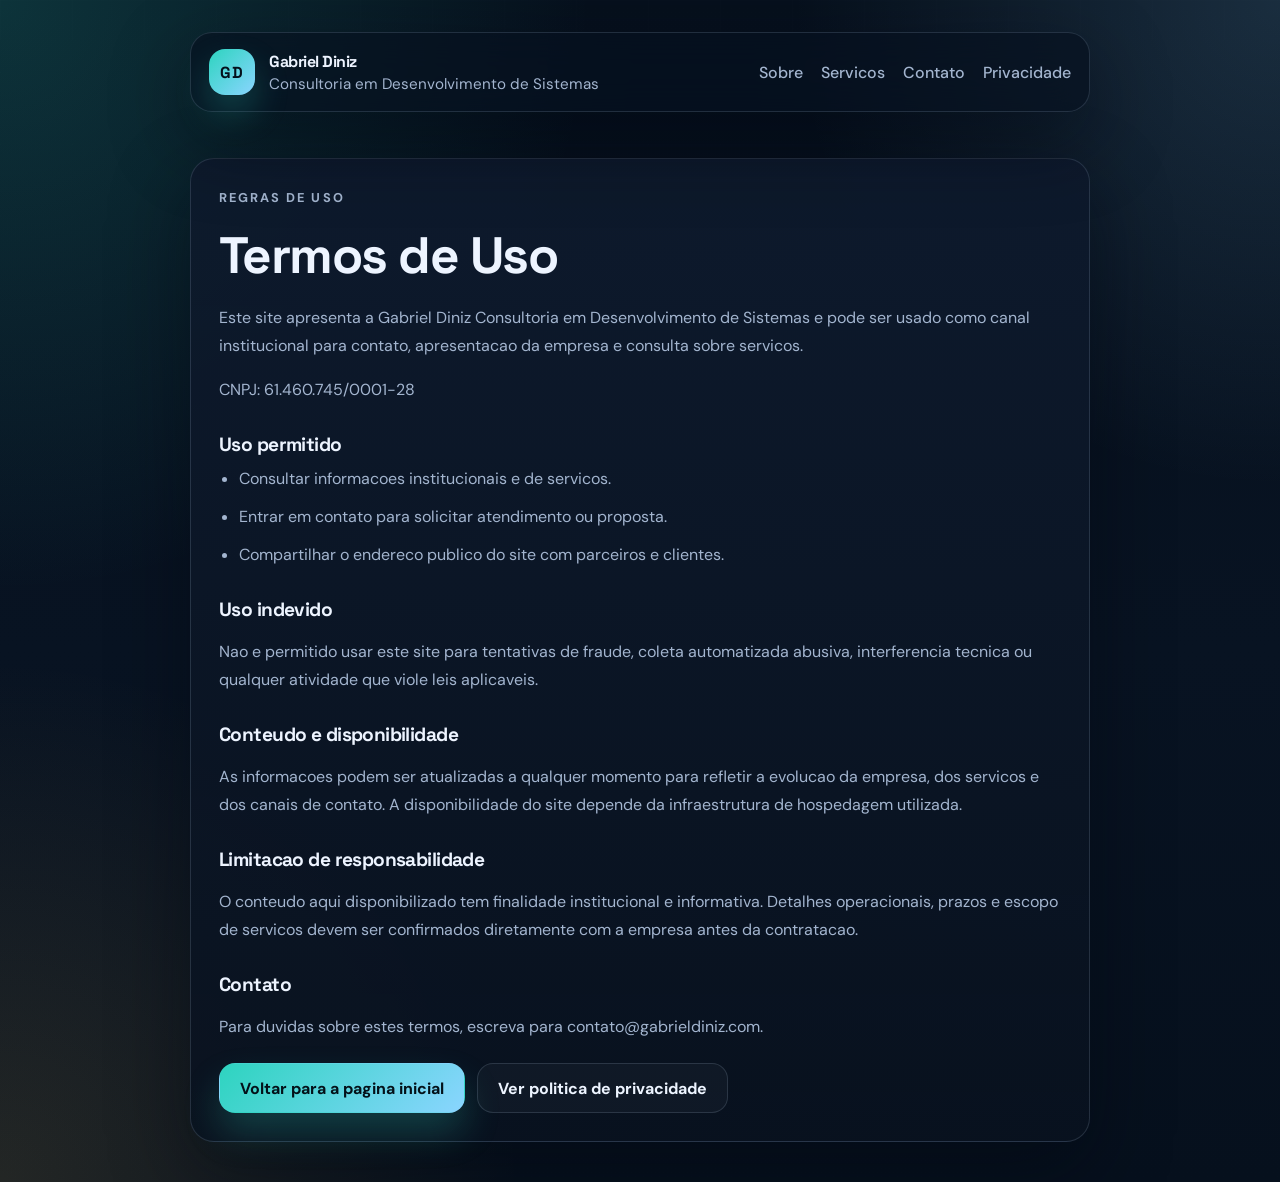
<file: termos-de-uso.html>
<!doctype html>
<html lang="pt-BR" class="policy-page">
<head>
  <meta charset="utf-8">
  <meta name="viewport" content="width=device-width, initial-scale=1">
  <meta name="description" content="Termos de uso da Gabriel Diniz Consultoria em Desenvolvimento de Sistemas.">
  <meta name="theme-color" content="#07111f">
  <title>Termos de Uso | Gabriel Diniz Consultoria em Desenvolvimento de Sistemas</title>
  <link rel="stylesheet" href="styles.css">
</head>
<body>
  <div class="page-shell policy-layout">
    <header class="site-header">
      <a class="brand" href="index.html" aria-label="Voltar para a pagina inicial">
        <span class="brand-mark">GD</span>
        <span class="brand-copy">
          <strong>Gabriel Diniz</strong>
          <span>Consultoria em Desenvolvimento de Sistemas</span>
        </span>
      </a>
      <nav class="site-nav" aria-label="Navegacao secundaria">
        <a href="index.html#sobre">Sobre</a>
        <a href="index.html#servicos">Servicos</a>
        <a href="index.html#contato">Contato</a>
        <a href="privacy-policy.html">Privacidade</a>
      </nav>
    </header>

    <main class="policy-card">
      <p class="eyebrow">Regras de uso</p>
      <h1>Termos de Uso</h1>
      <p>
        Este site apresenta a Gabriel Diniz Consultoria em Desenvolvimento de Sistemas e pode ser usado como canal
        institucional para contato, apresentacao da empresa e consulta sobre servicos.
      </p>

      <p>CNPJ: 61.460.745/0001-28</p>

      <h2>Uso permitido</h2>
      <ul>
        <li>Consultar informacoes institucionais e de servicos.</li>
        <li>Entrar em contato para solicitar atendimento ou proposta.</li>
        <li>Compartilhar o endereco publico do site com parceiros e clientes.</li>
      </ul>

      <h2>Uso indevido</h2>
      <p>
        Nao e permitido usar este site para tentativas de fraude, coleta automatizada abusiva, interferencia tecnica
        ou qualquer atividade que viole leis aplicaveis.
      </p>

      <h2>Conteudo e disponibilidade</h2>
      <p>
        As informacoes podem ser atualizadas a qualquer momento para refletir a evolucao da empresa, dos servicos e
        dos canais de contato. A disponibilidade do site depende da infraestrutura de hospedagem utilizada.
      </p>

      <h2>Limitacao de responsabilidade</h2>
      <p>
        O conteudo aqui disponibilizado tem finalidade institucional e informativa. Detalhes operacionais, prazos e
        escopo de servicos devem ser confirmados diretamente com a empresa antes da contratacao.
      </p>

      <h2>Contato</h2>
      <p>
        Para duvidas sobre estes termos, escreva para
        <a href="mailto:contato@gabrieldiniz.com">contato@gabrieldiniz.com</a>.
      </p>

      <div class="policy-links">
        <a class="button button-primary" href="index.html">Voltar para a pagina inicial</a>
        <a class="button button-secondary" href="privacy-policy.html">Ver politica de privacidade</a>
      </div>
    </main>
  </div>
</body>
</html>
</file>
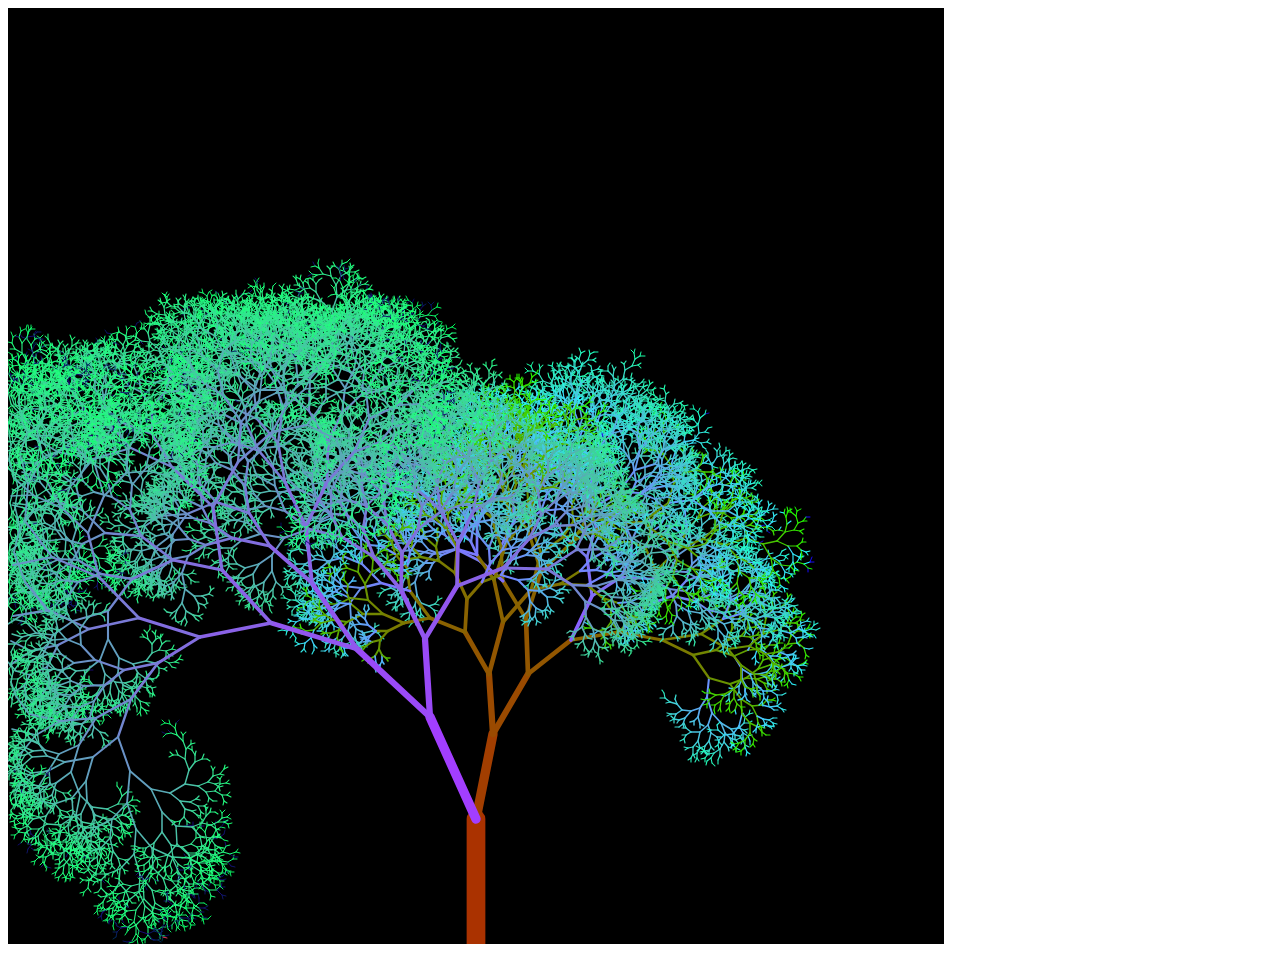
<file: tree.htm>
<!DOCTYPE html>
<html>
<head>
	<title></title>
</head>
<body>
	<a id="update" onclick="init()"><canvas id="canvas" width=936 height=936></a>
		<a id="link"></a>
		<script type="text/javascript" src="util.js"></script>
		<script type="text/javascript">
			
			function draw(line,color,colorFactor,n){
				line.yf=Math.round(line.yi-line.r*Math.cos(toRadians(line.t)));
				line.xf=Math.round(line.xi+line.r*Math.sin(toRadians(line.t)));
				if(n==0){console.log(color,colorFactor);}	
				n++;
				if(line.xi<=936 &&line.yi<=936 &&line.xf<=936 &&line.yf<=936 && line.xi>=0 &&line.yi>=0 &&line.xf>=0 &&line.yf>=0 && line.r > 936/275){
					var c = document.getElementById("canvas");
					var ctx = c.getContext("2d");
				//ctx.lineWidth = 936/1001;
				ctx.lineWidth = Math.max((936/10)/n*0.20,(936/1001));
				ctx.lineCap = "round";
				if(true/*rand(0,1)==0*/){
					if (rand(0,5)!=0) {
						var cr=Math.max(Math.min(Math.round(color.r+colorFactor.r),255),0);
						var cg=Math.max(Math.min(Math.round(color.g+colorFactor.g),255),0);
						var cb=Math.max(Math.min(Math.round(color.b+colorFactor.b),255),0);
					}else{
						var cr=Math.round(color.r+colorFactor.r)%255;
						var cg=Math.round(color.g+colorFactor.g)%255;
						var cb=Math.round(color.b+colorFactor.b)%255;
						if(cr<0){
							cr=255;
						}
						if(cg<0){
							cg=255;
						}
						if(cb<0){
							cb=255;
						}
					}
					color.r=cr;
					color.g=cg;
					color.b=cb;

				}else{
					var cr=color.r;
					var cg=color.g;
					var cb=color.b;
					
				}
				ctx.strokeStyle=(rgbToHex(color));
				if(n==1){console.log(color,ctx.strokeStyle);}
				ctx.beginPath();
				ctx.moveTo(line.xi, line.yi);
				ctx.lineTo(line.xf, line.yf);
				ctx.stroke();
				
				draw({
					xi:line.xf,
					yi:line.yf,
					r:Math.floor(line.r*rand(7,9)/10),
					t:Math.round((line.t+rand(10,35))+n*0.75%360)
				},color,colorFactor,n);
				color.r=cr;
				color.g=cg;
				color.b=cb;
				draw({
					xi:line.xf,
					yi:line.yf,
					r:Math.floor(line.r*rand(7,9)/10),
					t:Math.round((line.t-rand(10,35))-n*0.75%360)
				},color,colorFactor,n);
				
			}
			
		}

		function init() {
			// body...
			var c = document.getElementById("canvas");
			var ctx = c.getContext("2d");
			ctx.fillStyle = "#000000";
			ctx.fillRect(0, 0, 936, 936);

			c1=0;
			c2=25;
			draw({
				xi:936/2,
				yi:936,
				r:936/7.5,
				t:0
			},
			{r:rand(0,255),g:rand(0,155),b:rand(0,55)},
			{r:rand(c1,c2)-Math.round(c2/2),g:rand(c1,c2)-Math.round(c2/2),b:rand(c1,c2)-Math.round(c2/2)}
			,0);
		}
		init();
	</script>
</body>
</html>
</file>
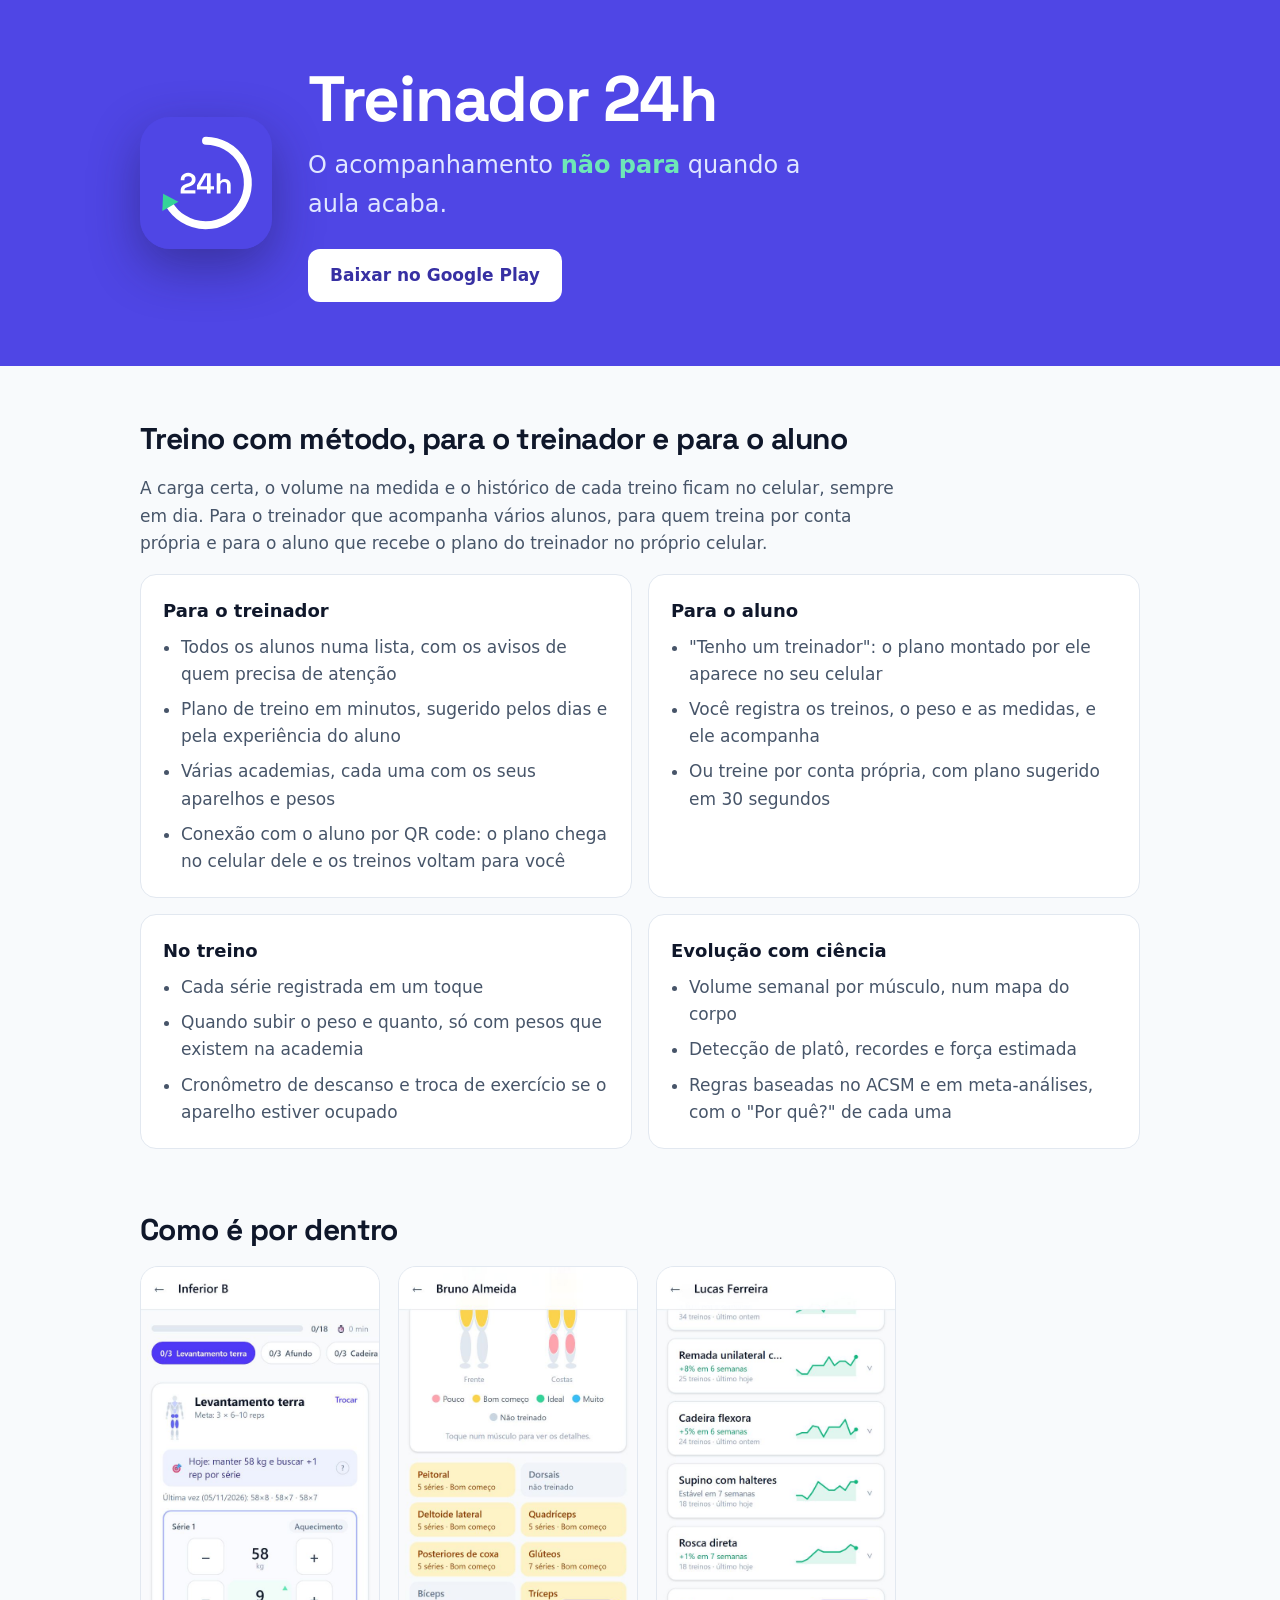
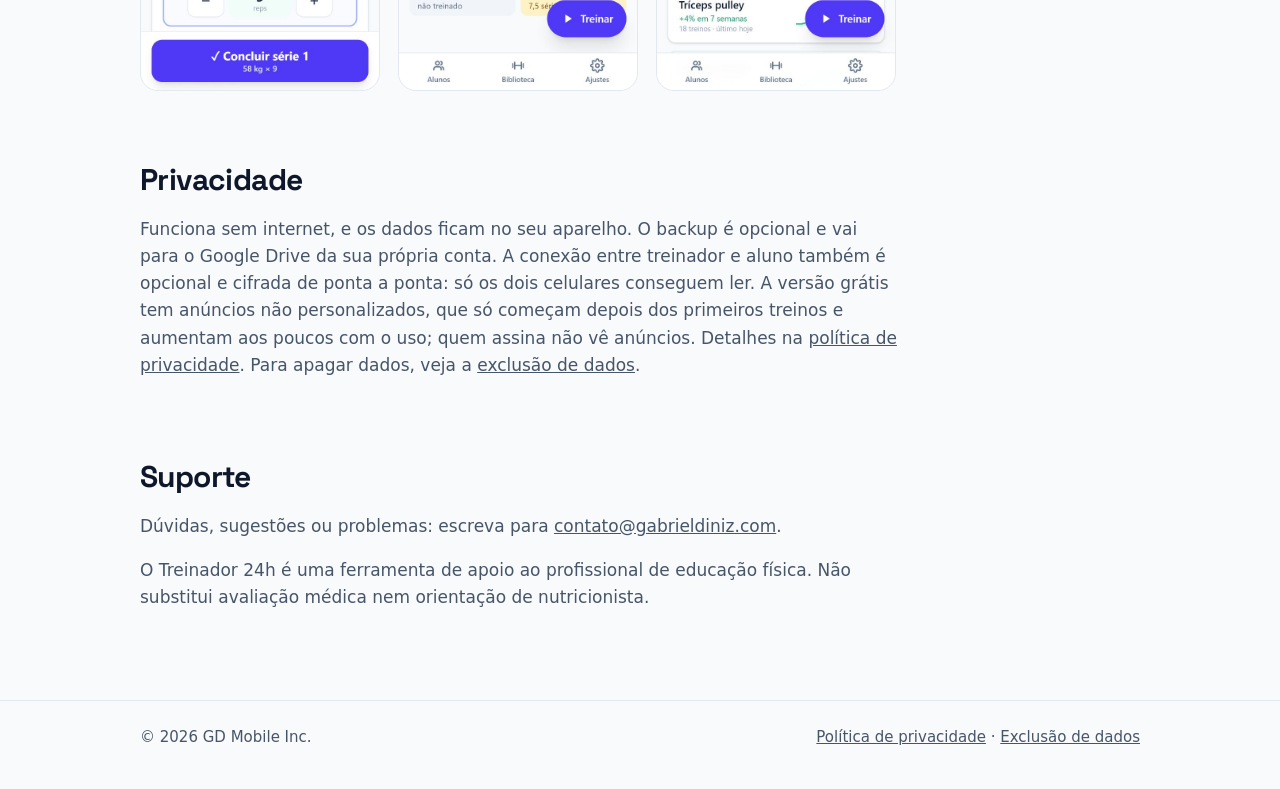
<file: treinador-24h-app.html>
<!doctype html>
<html lang="pt-BR">
<head>
<meta charset="utf-8">
<meta name="viewport" content="width=device-width, initial-scale=1">
<title>Treinador 24h · App para personal trainer</title>
<meta name="description" content="Treino com método para personal e aluno: carga, evolução e alunos em dia. Funciona sem internet. Grátis, com assinatura opcional.">
<link rel="canonical" href="https://gabrieldiniz.com/treinador-24h-app.html">
<meta property="og:title" content="Treinador 24h">
<meta property="og:description" content="O acompanhamento não para quando a aula acaba.">
<meta property="og:type" content="website">
<link rel="icon" href="data:image/svg+xml,%3Csvg%20role%3D%22img%22%20aria-label%3D%22%C3%8Dcone%20do%20Treinador%2024h%22%20xmlns%3D%22http%3A%2F%2Fwww.w3.org%2F2000%2Fsvg%22%20viewBox%3D%220%200%20100%20100%22%3E%3Crect%20width%3D%22100%22%20height%3D%22100%22%20rx%3D%2223%22%20fill%3D%22%234f46e5%22%2F%3E%3Cpath%20d%3D%22M50%2018%20A32%2032%200%201%201%2022%2066%22%20fill%3D%22none%22%20stroke%3D%22%23ffffff%22%20stroke-width%3D%226%22%20stroke-linecap%3D%22round%22%2F%3E%0A%3Cpath%20d%3D%22M17.5%2058.2%20L29.1%2064.2%20L16.9%2071.2%20Z%22%20fill%3D%22%2334d399%22%2F%3E%0A%3Cpath%20d%3D%22M41.97%2058L30.79%2058L30.79%2056.15Q30.79%2054.55%2031.32%2053.48Q31.85%2052.41%2032.85%2051.72Q33.85%2051.03%2035.30%2050.59L35.30%2050.59L36.78%2050.12Q37.59%2049.86%2038.14%2049.48Q38.69%2049.09%2038.99%2048.54Q39.29%2047.99%2039.29%2047.29L39.29%2047.29L39.29%2047.20Q39.29%2046.10%2038.54%2045.45Q37.79%2044.80%2036.49%2044.80L36.49%2044.80Q35.22%2044.80%2034.44%2045.49Q33.65%2046.19%2033.65%2047.48L33.65%2047.48L33.65%2047.88L30.84%2047.88L30.84%2047.53Q30.84%2045.86%2031.59%2044.69Q32.33%2043.52%2033.62%2042.91Q34.91%2042.29%2036.49%2042.29L36.49%2042.29Q38.08%2042.29%2039.35%2042.90Q40.63%2043.50%2041.37%2044.59Q42.10%2045.68%2042.10%2047.15L42.10%2047.15L42.10%2047.37Q42.10%2048.85%2041.50%2049.87Q40.89%2050.89%2039.86%2051.54Q38.82%2052.19%2037.50%2052.61L37.50%2052.61L36.10%2053.05Q35.15%2053.34%2034.62%2053.68Q34.09%2054.02%2033.88%2054.42Q33.68%2054.83%2033.68%2055.40L33.68%2055.40L33.68%2055.49L41.97%2055.49L41.97%2058ZM53.54%2058L50.73%2058L50.73%2054.88L43.16%2054.88L43.16%2051.62L48.48%2042.60L53.54%2042.60L53.54%2052.37L56.09%2052.37L56.09%2054.88L53.54%2054.88L53.54%2058ZM45.84%2052.02L45.84%2052.37L50.73%2052.37L50.73%2044.40L50.33%2044.40L45.84%2052.02ZM60.89%2058L58.12%2058L58.12%2042.60L60.89%2042.60L60.89%2048.43L61.29%2048.43Q61.46%2048.08%2061.84%2047.73Q62.21%2047.37%2062.84%2047.14Q63.46%2046.91%2064.43%2046.91L64.43%2046.91Q65.71%2046.91%2066.67%2047.50Q67.62%2048.08%2068.15%2049.10Q68.68%2050.12%2068.68%2051.49L68.68%2051.49L68.68%2058L65.91%2058L65.91%2051.71Q65.91%2050.48%2065.30%2049.86Q64.70%2049.24%2063.57%2049.24L63.57%2049.24Q62.30%2049.24%2061.59%2050.09Q60.89%2050.94%2060.89%2052.46L60.89%2052.46L60.89%2058Z%22%20fill%3D%22%23ffffff%22%2F%3E%3C%2Fsvg%3E">
<link rel="preconnect" href="https://fonts.googleapis.com">
<link rel="preconnect" href="https://fonts.gstatic.com" crossorigin>
<link href="https://fonts.googleapis.com/css2?family=Space+Grotesk:wght@700&display=swap" rel="stylesheet">
<style>
  :root {
    --indigo: #4f46e5; --indigo-escuro: #3730a3; --verde: #34d399;
    --fundo: #f8fafc; --cartao: #ffffff; --texto: #0f172a; --suave: #475569; --borda: #e2e8f0;
    color-scheme: light dark;
  }
  @media (prefers-color-scheme: dark) {
    :root { --fundo: #0b1120; --cartao: #111a2e; --texto: #f1f5f9; --suave: #a3b1c6; --borda: #1e293b; }
  }
  * { box-sizing: border-box; }
  body { margin: 0; background: var(--fundo); color: var(--texto);
         font: 17px/1.6 system-ui, -apple-system, "Segoe UI", Roboto, sans-serif; }
  a { color: inherit; }
  .faixa { max-width: 1040px; margin: 0 auto; padding: 0 20px; }
  h1, h2 { font-family: "Space Grotesk", system-ui, sans-serif; letter-spacing: -0.02em; line-height: 1.1; }

  .topo { background: var(--indigo); color: #fff; }
  .topo .faixa { display: grid; grid-template-columns: auto 1fr; gap: 36px; align-items: center; padding-top: 64px; padding-bottom: 64px; }
  .topo svg { width: 132px; height: 132px; display: block; border-radius: 30px; box-shadow: 0 18px 50px rgba(30, 27, 75, .45); }
  .topo h1 { font-size: clamp(40px, 7vw, 64px); margin: 0; }
  .topo p { margin: 12px 0 0; font-size: clamp(19px, 2.6vw, 24px); color: #e0e7ff; max-width: 34ch; }
  .topo b { color: #6ee7b7; font-weight: 600; }
  .botao { display: inline-block; margin-top: 26px; padding: 13px 22px; border-radius: 12px; background: #fff; color: var(--indigo-escuro);
           font-weight: 700; text-decoration: none; }
  .botao:hover { background: #eef2ff; }
  .botao:focus-visible { outline: 3px solid var(--verde); outline-offset: 3px; }

  section { padding: 56px 0 8px; }
  section h2 { font-size: 30px; margin: 0 0 20px; }
  .grade { display: grid; grid-template-columns: repeat(2, 1fr); gap: 16px; }
  .cartao { background: var(--cartao); border: 1px solid var(--borda); border-radius: 16px; padding: 22px 22px 14px; }
  .cartao h3 { margin: 0 0 8px; font-size: 18px; }
  .cartao ul { margin: 0; padding-left: 18px; color: var(--suave); }
  .cartao li { margin-bottom: 8px; }

  .telas { display: flex; gap: 18px; overflow-x: auto; padding-bottom: 8px; scroll-snap-type: x mandatory; }
  .telas img { flex: none; width: 240px; height: auto; border-radius: 18px; border: 1px solid var(--borda); scroll-snap-align: start; background: #fff; }

  .nota { color: var(--suave); max-width: 70ch; }
  footer { margin-top: 64px; border-top: 1px solid var(--borda); padding: 24px 0 40px; color: var(--suave); font-size: 15px; }
  footer .faixa { display: flex; flex-wrap: wrap; gap: 8px 20px; justify-content: space-between; }

  @media (max-width: 760px) {
    .topo .faixa { grid-template-columns: 1fr; gap: 24px; padding-top: 44px; padding-bottom: 48px; }
    .topo svg { width: 96px; height: 96px; border-radius: 22px; }
    .grade { grid-template-columns: 1fr; }
    .telas img { width: 200px; }
  }
</style>
</head>
<body>
<header class="topo">
  <div class="faixa">
    <svg role="img" aria-label="Ícone do Treinador 24h" xmlns="http://www.w3.org/2000/svg" viewBox="0 0 100 100"><rect width="100" height="100" rx="23" fill="#4f46e5"/><path d="M50 18 A32 32 0 1 1 22 66" fill="none" stroke="#ffffff" stroke-width="6" stroke-linecap="round"/>
<path d="M17.5 58.2 L29.1 64.2 L16.9 71.2 Z" fill="#34d399"/>
<path d="M41.97 58L30.79 58L30.79 56.15Q30.79 54.55 31.32 53.48Q31.85 52.41 32.85 51.72Q33.85 51.03 35.30 50.59L35.30 50.59L36.78 50.12Q37.59 49.86 38.14 49.48Q38.69 49.09 38.99 48.54Q39.29 47.99 39.29 47.29L39.29 47.29L39.29 47.20Q39.29 46.10 38.54 45.45Q37.79 44.80 36.49 44.80L36.49 44.80Q35.22 44.80 34.44 45.49Q33.65 46.19 33.65 47.48L33.65 47.48L33.65 47.88L30.84 47.88L30.84 47.53Q30.84 45.86 31.59 44.69Q32.33 43.52 33.62 42.91Q34.91 42.29 36.49 42.29L36.49 42.29Q38.08 42.29 39.35 42.90Q40.63 43.50 41.37 44.59Q42.10 45.68 42.10 47.15L42.10 47.15L42.10 47.37Q42.10 48.85 41.50 49.87Q40.89 50.89 39.86 51.54Q38.82 52.19 37.50 52.61L37.50 52.61L36.10 53.05Q35.15 53.34 34.62 53.68Q34.09 54.02 33.88 54.42Q33.68 54.83 33.68 55.40L33.68 55.40L33.68 55.49L41.97 55.49L41.97 58ZM53.54 58L50.73 58L50.73 54.88L43.16 54.88L43.16 51.62L48.48 42.60L53.54 42.60L53.54 52.37L56.09 52.37L56.09 54.88L53.54 54.88L53.54 58ZM45.84 52.02L45.84 52.37L50.73 52.37L50.73 44.40L50.33 44.40L45.84 52.02ZM60.89 58L58.12 58L58.12 42.60L60.89 42.60L60.89 48.43L61.29 48.43Q61.46 48.08 61.84 47.73Q62.21 47.37 62.84 47.14Q63.46 46.91 64.43 46.91L64.43 46.91Q65.71 46.91 66.67 47.50Q67.62 48.08 68.15 49.10Q68.68 50.12 68.68 51.49L68.68 51.49L68.68 58L65.91 58L65.91 51.71Q65.91 50.48 65.30 49.86Q64.70 49.24 63.57 49.24L63.57 49.24Q62.30 49.24 61.59 50.09Q60.89 50.94 60.89 52.46L60.89 52.46L60.89 58Z" fill="#ffffff"/></svg>
    <div>
      <h1>Treinador 24h</h1>
      <p>O acompanhamento <b>não para</b> quando a aula acaba.</p>
      <a class="botao" href="https://play.google.com/store/apps/details?id=com.gabrieldiniz.treinador24h">Baixar no Google Play</a>
    </div>
  </div>
</header>

<main class="faixa">
  <section>
    <h2>Treino com método, para o treinador e para o aluno</h2>
    <p class="nota">A carga certa, o volume na medida e o histórico de cada treino ficam no celular, sempre em dia. Para o treinador que acompanha vários alunos, para quem treina por conta própria e para o aluno que recebe o plano do treinador no próprio celular.</p>
    <div class="grade">
      <div class="cartao">
        <h3>Para o treinador</h3>
        <ul>
          <li>Todos os alunos numa lista, com os avisos de quem precisa de atenção</li>
          <li>Plano de treino em minutos, sugerido pelos dias e pela experiência do aluno</li>
          <li>Várias academias, cada uma com os seus aparelhos e pesos</li>
          <li>Conexão com o aluno por QR code: o plano chega no celular dele e os treinos voltam para você</li>
        </ul>
      </div>
      <div class="cartao">
        <h3>Para o aluno</h3>
        <ul>
          <li>"Tenho um treinador": o plano montado por ele aparece no seu celular</li>
          <li>Você registra os treinos, o peso e as medidas, e ele acompanha</li>
          <li>Ou treine por conta própria, com plano sugerido em 30 segundos</li>
        </ul>
      </div>
      <div class="cartao">
        <h3>No treino</h3>
        <ul>
          <li>Cada série registrada em um toque</li>
          <li>Quando subir o peso e quanto, só com pesos que existem na academia</li>
          <li>Cronômetro de descanso e troca de exercício se o aparelho estiver ocupado</li>
        </ul>
      </div>
      <div class="cartao">
        <h3>Evolução com ciência</h3>
        <ul>
          <li>Volume semanal por músculo, num mapa do corpo</li>
          <li>Detecção de platô, recordes e força estimada</li>
          <li>Regras baseadas no ACSM e em meta-análises, com o "Por quê?" de cada uma</li>
        </ul>
      </div>
    </div>
  </section>

  <section>
    <h2>Como é por dentro</h2>
    <div class="telas">
      <img src="[data-uri]" alt="Treino em andamento, com carga e repetições já preenchidas" width="300" height="533" loading="lazy">
      <img src="[data-uri]" alt="Volume semanal por músculo, no mapa do corpo" width="300" height="533" loading="lazy">
      <img src="[data-uri]" alt="Evolução de força dos exercícios do aluno" width="300" height="533" loading="lazy">
    </div>
  </section>

  <section>
    <h2>Privacidade</h2>
    <p class="nota">Funciona sem internet, e os dados ficam no seu aparelho. O backup é opcional e vai para o Google Drive da sua própria conta. A conexão entre treinador e aluno também é opcional e cifrada de ponta a ponta: só os dois celulares conseguem ler. A versão grátis tem anúncios não personalizados, que só começam depois dos primeiros treinos e aumentam aos poucos com o uso; quem assina não vê anúncios. Detalhes na <a href="https://gabrieldiniz.com/treinador-24h-privacy-policy.html">política de privacidade</a>. Para apagar dados, veja a <a href="https://gabrieldiniz.com/treinador-24h-data-deletion.html">exclusão de dados</a>.</p>
  </section>

  <section>
    <h2>Suporte</h2>
    <p class="nota">Dúvidas, sugestões ou problemas: escreva para <a href="mailto:contato@gabrieldiniz.com">contato@gabrieldiniz.com</a>.</p>
    <p class="nota">O Treinador 24h é uma ferramenta de apoio ao profissional de educação física. Não substitui avaliação médica nem orientação de nutricionista.</p>
  </section>
</main>

<footer>
  <div class="faixa">
    <span>© 2026 GD Mobile Inc.</span>
    <span><a href="https://gabrieldiniz.com/treinador-24h-privacy-policy.html">Política de privacidade</a> · <a href="https://gabrieldiniz.com/treinador-24h-data-deletion.html">Exclusão de dados</a></span>
  </div>
</footer>
</body>
</html>
</file>
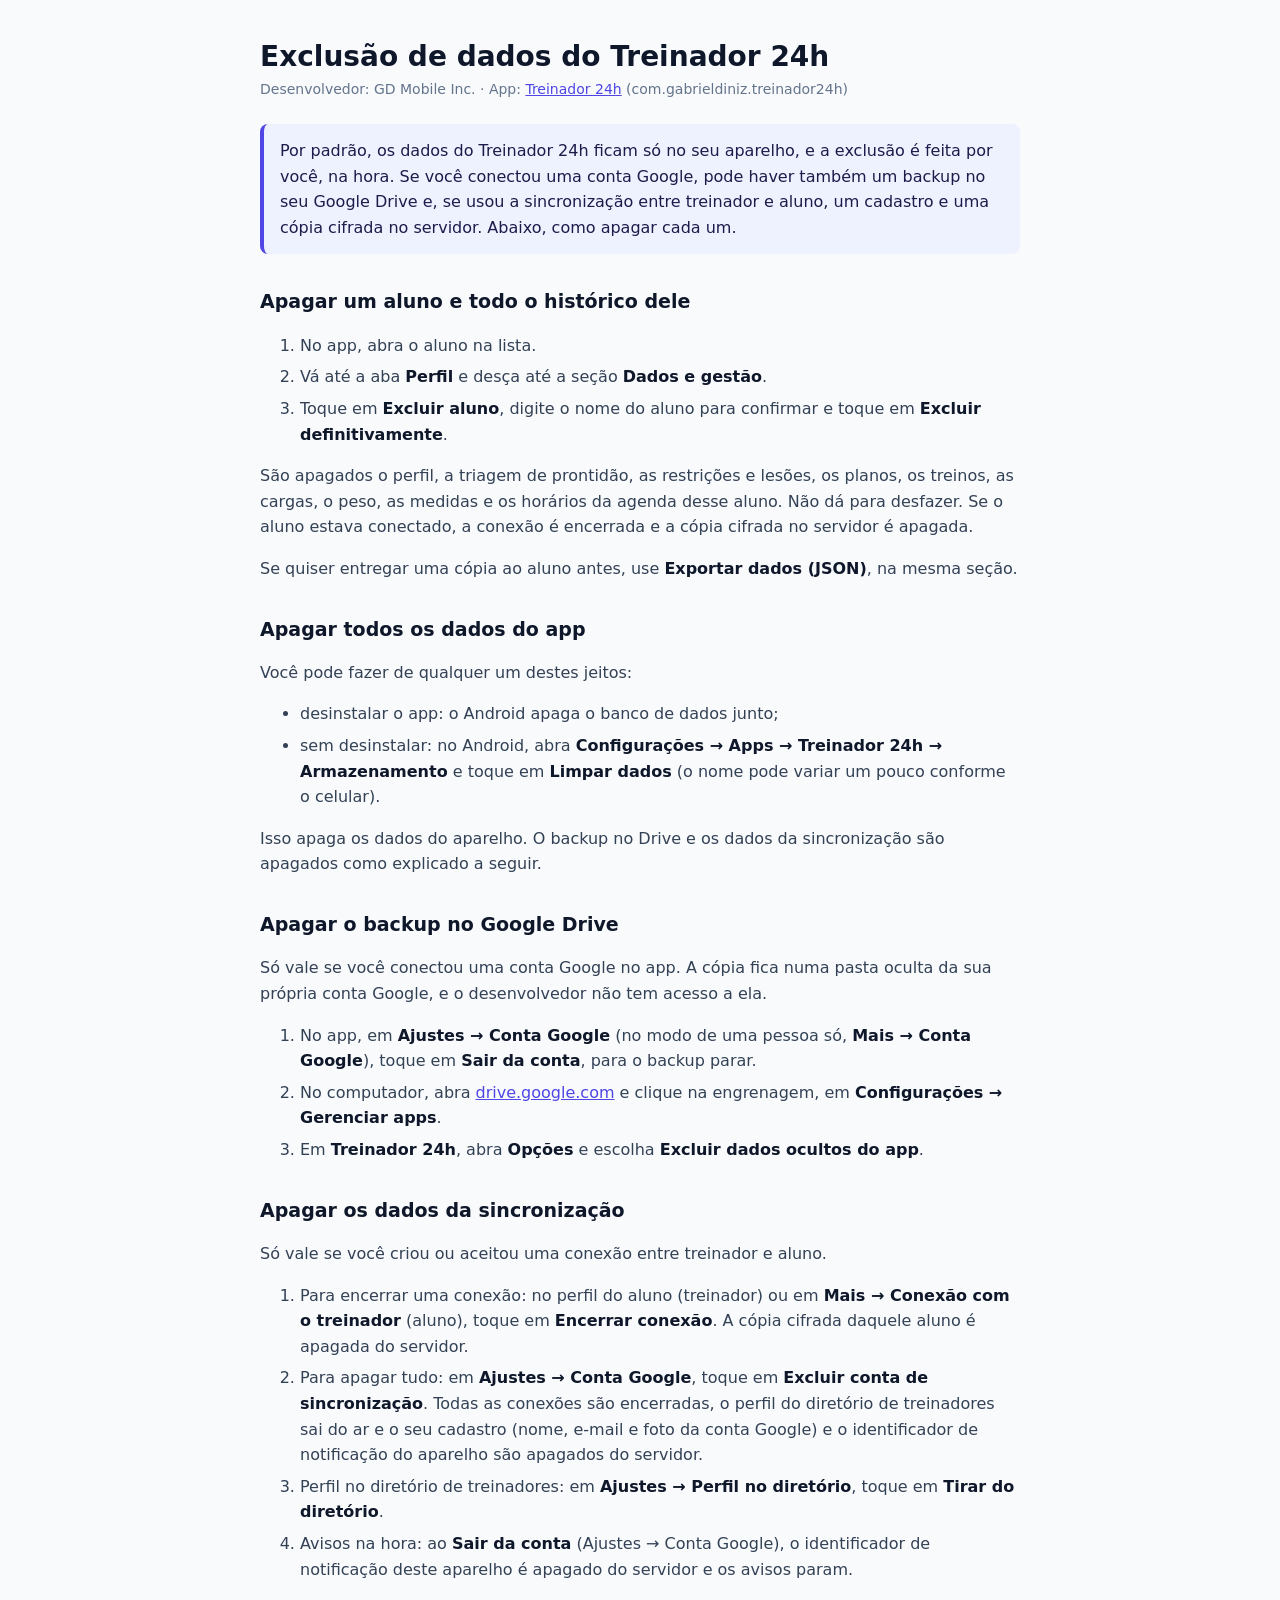
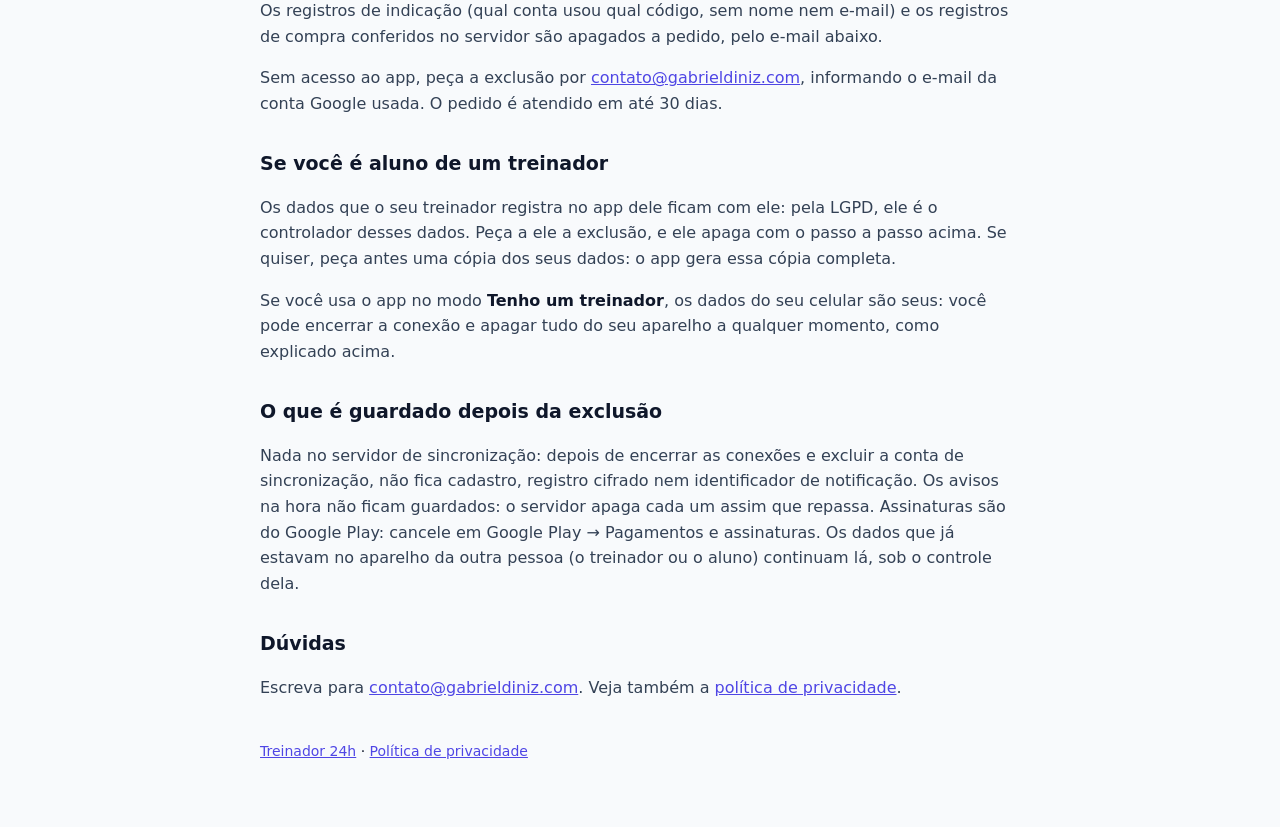
<file: treinador-24h-data-deletion.html>
<!doctype html>
<html lang="pt-BR">
<head>
<meta charset="utf-8">
<meta name="viewport" content="width=device-width, initial-scale=1">
<title>Exclusão de dados · Treinador 24h</title>
<link rel="canonical" href="https://gabrieldiniz.com/treinador-24h-data-deletion.html">
<meta name="description" content="Como apagar os dados do app Treinador 24h: de um aluno, de todo o app e do backup no Google Drive.">
<style>
  :root { color-scheme: light dark; }
  body { margin: 0; font: 16px/1.6 system-ui, -apple-system, "Segoe UI", Roboto, sans-serif; color: #0f172a; background: #f8fafc; }
  main { max-width: 760px; margin: 0 auto; padding: 40px 20px 64px; }
  h1 { font-size: 28px; line-height: 1.2; margin: 0 0 4px; }
  h2 { font-size: 19px; margin: 32px 0 8px; }
  p, li { color: #334155; }
  li { margin-bottom: 6px; }
  .data { color: #64748b; font-size: 14px; margin: 0 0 24px; }
  .destaque { background: #eef2ff; border-left: 4px solid #4f46e5; border-radius: 8px; padding: 14px 16px; margin: 0 0 8px; }
  .destaque p { margin: 0; color: #1e1b4b; }
  b.botao { font-weight: 600; color: #0f172a; }
  a { color: #4f46e5; }
  footer { margin-top: 40px; font-size: 14px; }
  @media (prefers-color-scheme: dark) {
    body { color: #f1f5f9; background: #0f172a; }
    p, li { color: #cbd5e1; }
    .data { color: #94a3b8; }
    .destaque { background: #1e1b4b; }
    .destaque p { color: #e0e7ff; }
    b.botao { color: #f1f5f9; }
    a { color: #a5b4fc; }
  }
</style>
</head>
<body>
<main>
<h1>Exclusão de dados do Treinador 24h</h1>
<p class="data">Desenvolvedor: GD Mobile Inc. · App: <a href="https://gabrieldiniz.com/treinador-24h-app.html">Treinador 24h</a> (com.gabrieldiniz.treinador24h)</p>

<div class="destaque">
  <p>Por padrão, os dados do Treinador 24h ficam só no seu aparelho, e a exclusão é feita por você, na hora. Se você conectou uma conta Google, pode haver também um backup no seu Google Drive e, se usou a sincronização entre treinador e aluno, um cadastro e uma cópia cifrada no servidor. Abaixo, como apagar cada um.</p>
</div>

<h2>Apagar um aluno e todo o histórico dele</h2>
<ol>
  <li>No app, abra o aluno na lista.</li>
  <li>Vá até a aba <b class="botao">Perfil</b> e desça até a seção <b class="botao">Dados e gestão</b>.</li>
  <li>Toque em <b class="botao">Excluir aluno</b>, digite o nome do aluno para confirmar e toque em <b class="botao">Excluir definitivamente</b>.</li>
</ol>
<p>São apagados o perfil, a triagem de prontidão, as restrições e lesões, os planos, os treinos, as cargas, o peso, as medidas e os horários da agenda desse aluno. Não dá para desfazer. Se o aluno estava conectado, a conexão é encerrada e a cópia cifrada no servidor é apagada.</p>
<p>Se quiser entregar uma cópia ao aluno antes, use <b class="botao">Exportar dados (JSON)</b>, na mesma seção.</p>

<h2>Apagar todos os dados do app</h2>
<p>Você pode fazer de qualquer um destes jeitos:</p>
<ul>
  <li>desinstalar o app: o Android apaga o banco de dados junto;</li>
  <li>sem desinstalar: no Android, abra <b class="botao">Configurações → Apps → Treinador 24h → Armazenamento</b> e toque em <b class="botao">Limpar dados</b> (o nome pode variar um pouco conforme o celular).</li>
</ul>
<p>Isso apaga os dados do aparelho. O backup no Drive e os dados da sincronização são apagados como explicado a seguir.</p>

<h2>Apagar o backup no Google Drive</h2>
<p>Só vale se você conectou uma conta Google no app. A cópia fica numa pasta oculta da sua própria conta Google, e o desenvolvedor não tem acesso a ela.</p>
<ol>
  <li>No app, em <b class="botao">Ajustes → Conta Google</b> (no modo de uma pessoa só, <b class="botao">Mais → Conta Google</b>), toque em <b class="botao">Sair da conta</b>, para o backup parar.</li>
  <li>No computador, abra <a href="https://drive.google.com">drive.google.com</a> e clique na engrenagem, em <b class="botao">Configurações → Gerenciar apps</b>.</li>
  <li>Em <b class="botao">Treinador 24h</b>, abra <b class="botao">Opções</b> e escolha <b class="botao">Excluir dados ocultos do app</b>.</li>
</ol>

<h2>Apagar os dados da sincronização</h2>
<p>Só vale se você criou ou aceitou uma conexão entre treinador e aluno.</p>
<ol>
  <li>Para encerrar uma conexão: no perfil do aluno (treinador) ou em <b class="botao">Mais → Conexão com o treinador</b> (aluno), toque em <b class="botao">Encerrar conexão</b>. A cópia cifrada daquele aluno é apagada do servidor.</li>
  <li>Para apagar tudo: em <b class="botao">Ajustes → Conta Google</b>, toque em <b class="botao">Excluir conta de sincronização</b>. Todas as conexões são encerradas, o perfil do diretório de treinadores sai do ar e o seu cadastro (nome, e-mail e foto da conta Google) e o identificador de notificação do aparelho são apagados do servidor.</li>
  <li>Perfil no diretório de treinadores: em <b class="botao">Ajustes → Perfil no diretório</b>, toque em <b class="botao">Tirar do diretório</b>.</li>
<li>Avisos na hora: ao <b class="botao">Sair da conta</b> (Ajustes → Conta Google), o identificador de notificação deste aparelho é apagado do servidor e os avisos param.</li>
</ol>
<p>Os registros de indicação (qual conta usou qual código, sem nome nem e-mail) e os registros de compra conferidos no servidor são apagados a pedido, pelo e-mail abaixo.</p>
<p>Sem acesso ao app, peça a exclusão por <a href="mailto:contato@gabrieldiniz.com">contato@gabrieldiniz.com</a>, informando o e-mail da conta Google usada. O pedido é atendido em até 30 dias.</p>

<h2>Se você é aluno de um treinador</h2>
<p>Os dados que o seu treinador registra no app dele ficam com ele: pela LGPD, ele é o controlador desses dados. Peça a ele a exclusão, e ele apaga com o passo a passo acima. Se quiser, peça antes uma cópia dos seus dados: o app gera essa cópia completa.</p>
<p>Se você usa o app no modo <b class="botao">Tenho um treinador</b>, os dados do seu celular são seus: você pode encerrar a conexão e apagar tudo do seu aparelho a qualquer momento, como explicado acima.</p>

<h2>O que é guardado depois da exclusão</h2>
<p>Nada no servidor de sincronização: depois de encerrar as conexões e excluir a conta de sincronização, não fica cadastro, registro cifrado nem identificador de notificação. Os avisos na hora não ficam guardados: o servidor apaga cada um assim que repassa. Assinaturas são do Google Play: cancele em Google Play → Pagamentos e assinaturas. Os dados que já estavam no aparelho da outra pessoa (o treinador ou o aluno) continuam lá, sob o controle dela.</p>

<h2>Dúvidas</h2>
<p>Escreva para <a href="mailto:contato@gabrieldiniz.com">contato@gabrieldiniz.com</a>. Veja também a <a href="https://gabrieldiniz.com/treinador-24h-privacy-policy.html">política de privacidade</a>.</p>

<footer><a href="https://gabrieldiniz.com/treinador-24h-app.html">Treinador 24h</a> · <a href="https://gabrieldiniz.com/treinador-24h-privacy-policy.html">Política de privacidade</a></footer>
</main>
</body>
</html>
</file>
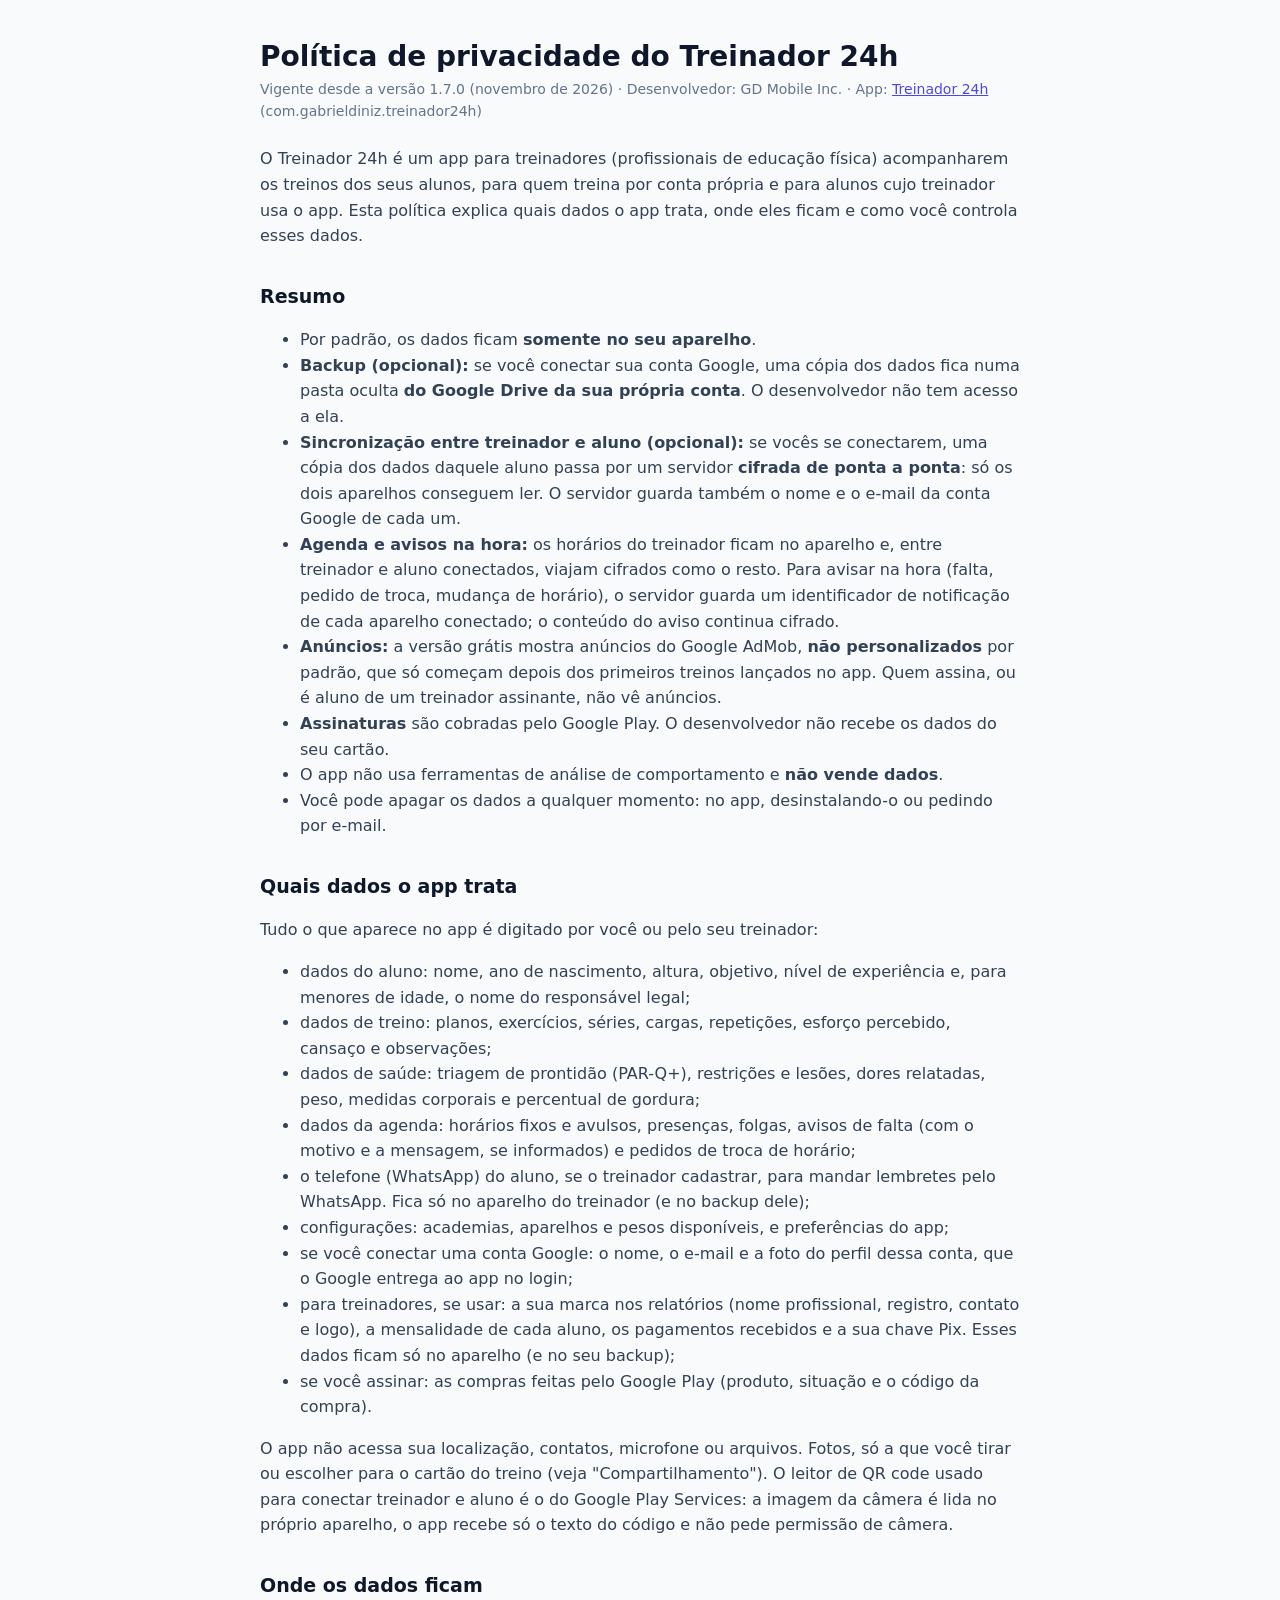
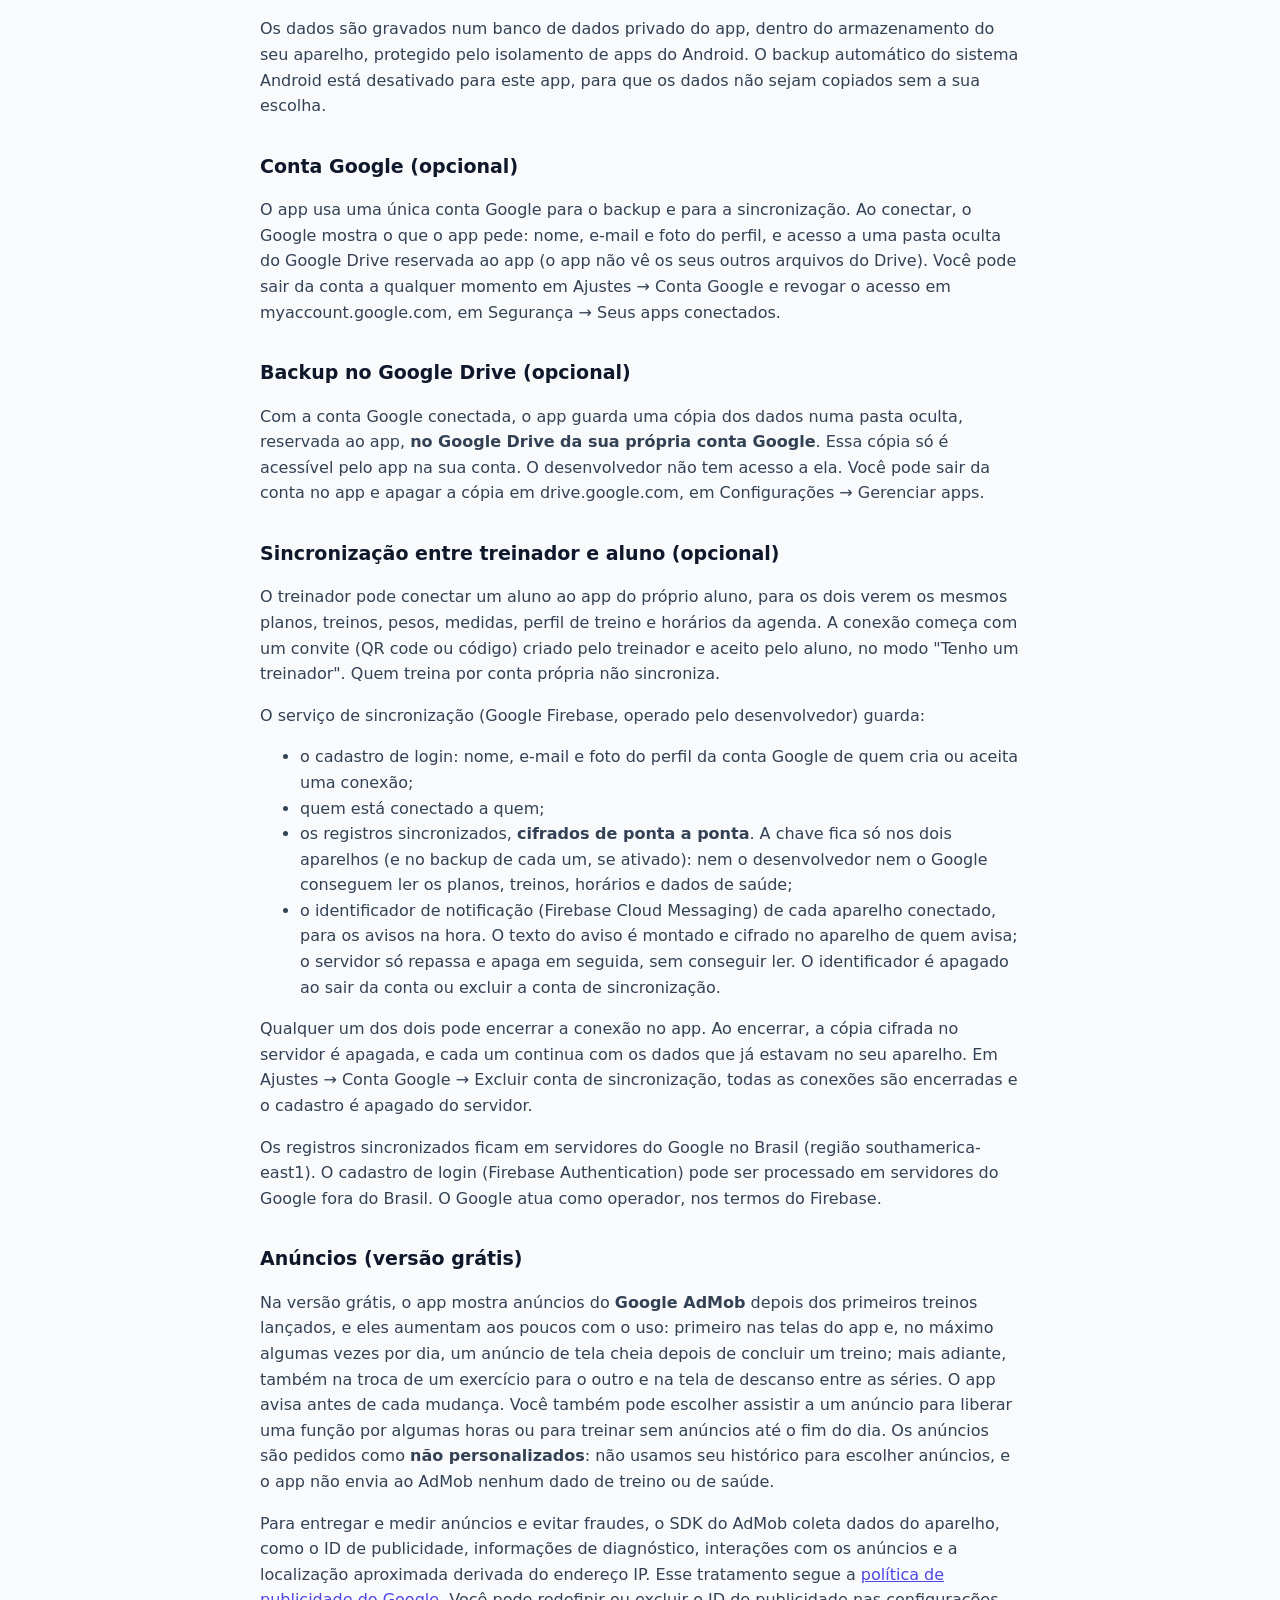
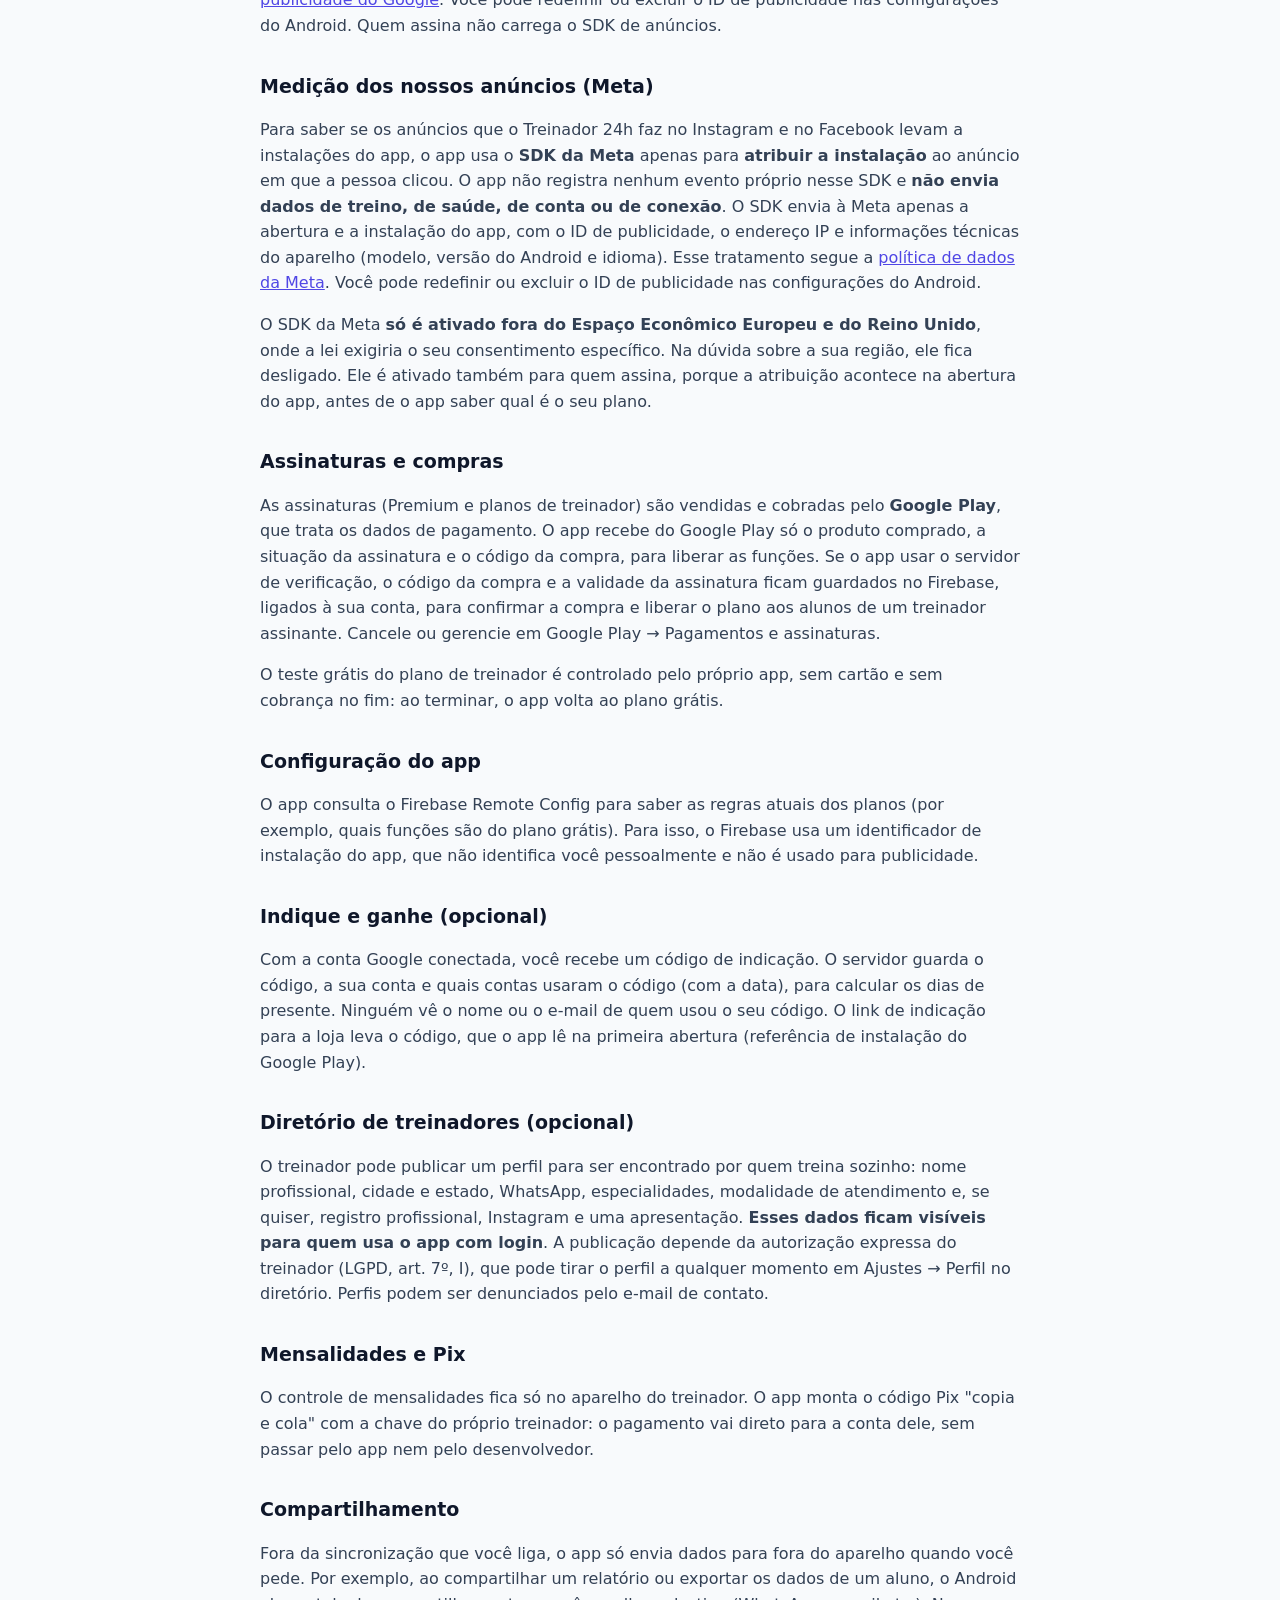
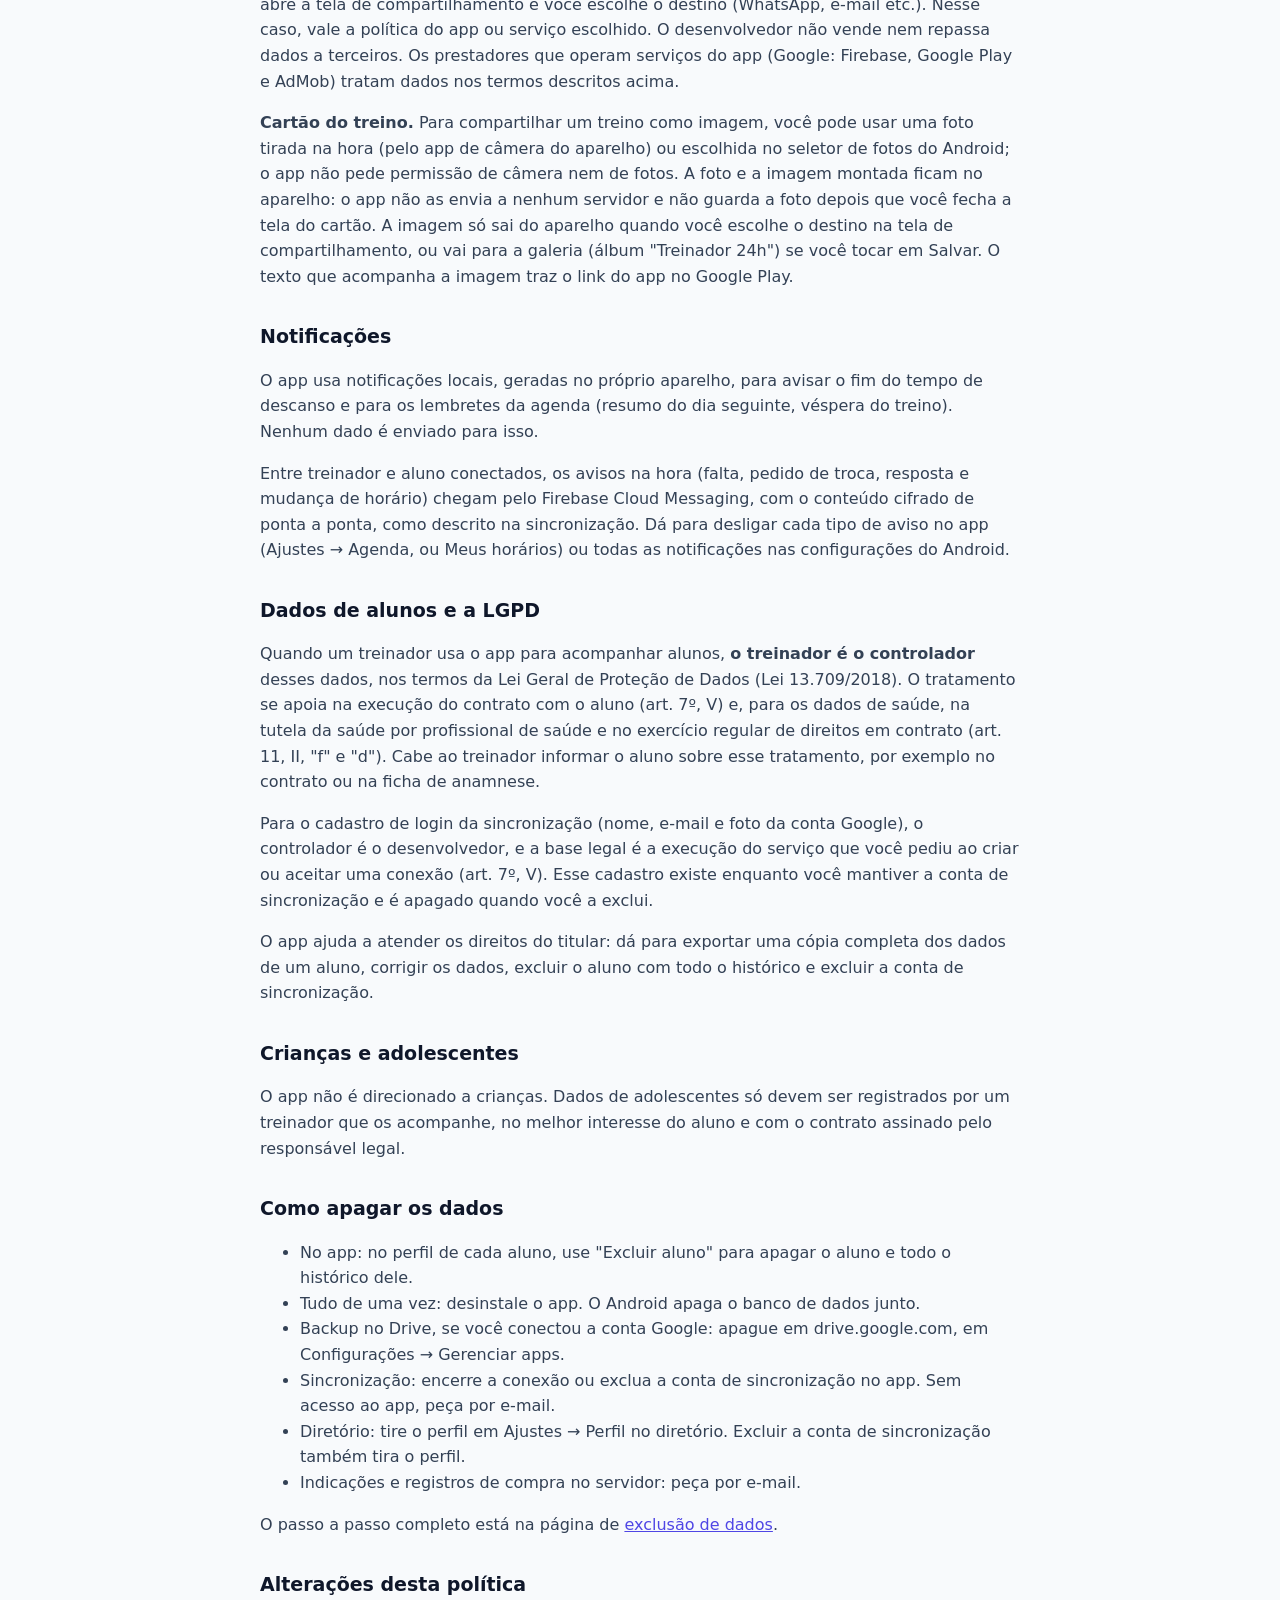
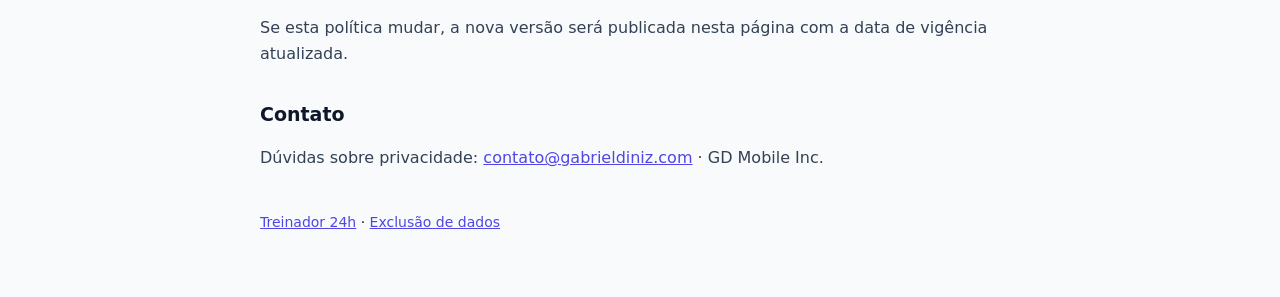
<file: treinador-24h-privacy-policy.html>
<!doctype html>
<html lang="pt-BR">
<head>
<meta charset="utf-8">
<meta name="viewport" content="width=device-width, initial-scale=1">
<title>Política de privacidade · Treinador 24h</title>
<link rel="canonical" href="https://gabrieldiniz.com/treinador-24h-privacy-policy.html">
<style>
  :root { color-scheme: light dark; }
  body { margin: 0; font: 16px/1.6 system-ui, -apple-system, "Segoe UI", Roboto, sans-serif; color: #0f172a; background: #f8fafc; }
  main { max-width: 760px; margin: 0 auto; padding: 40px 20px 64px; }
  h1 { font-size: 28px; line-height: 1.2; margin: 0 0 4px; }
  h2 { font-size: 19px; margin: 32px 0 8px; }
  p, li { color: #334155; }
  .data { color: #64748b; font-size: 14px; margin: 0 0 24px; }
  footer { margin-top: 40px; font-size: 14px; }
  a { color: #4f46e5; }
  @media (prefers-color-scheme: dark) {
    body { color: #f1f5f9; background: #0f172a; }
    p, li { color: #cbd5e1; }
    .data { color: #94a3b8; }
    a { color: #a5b4fc; }
  }
</style>
</head>
<body>
<main>
<h1>Política de privacidade do Treinador 24h</h1>
<p class="data">Vigente desde a versão 1.7.0 (novembro de 2026) · Desenvolvedor: GD Mobile Inc. · App: <a href="https://gabrieldiniz.com/treinador-24h-app.html">Treinador 24h</a> (com.gabrieldiniz.treinador24h)</p>

<p>O Treinador 24h é um app para treinadores (profissionais de educação física) acompanharem os treinos dos seus alunos, para quem treina por conta própria e para alunos cujo treinador usa o app. Esta política explica quais dados o app trata, onde eles ficam e como você controla esses dados.</p>

<h2>Resumo</h2>
<ul>
  <li>Por padrão, os dados ficam <strong>somente no seu aparelho</strong>.</li>
  <li><strong>Backup (opcional):</strong> se você conectar sua conta Google, uma cópia dos dados fica numa pasta oculta <strong>do Google Drive da sua própria conta</strong>. O desenvolvedor não tem acesso a ela.</li>
  <li><strong>Sincronização entre treinador e aluno (opcional):</strong> se vocês se conectarem, uma cópia dos dados daquele aluno passa por um servidor <strong>cifrada de ponta a ponta</strong>: só os dois aparelhos conseguem ler. O servidor guarda também o nome e o e-mail da conta Google de cada um.</li>
  <li><strong>Agenda e avisos na hora:</strong> os horários do treinador ficam no aparelho e, entre treinador e aluno conectados, viajam cifrados como o resto. Para avisar na hora (falta, pedido de troca, mudança de horário), o servidor guarda um identificador de notificação de cada aparelho conectado; o conteúdo do aviso continua cifrado.</li>
  <li><strong>Anúncios:</strong> a versão grátis mostra anúncios do Google AdMob, <strong>não personalizados</strong> por padrão, que só começam depois dos primeiros treinos lançados no app. Quem assina, ou é aluno de um treinador assinante, não vê anúncios.</li>
  <li><strong>Assinaturas</strong> são cobradas pelo Google Play. O desenvolvedor não recebe os dados do seu cartão.</li>
  <li>O app não usa ferramentas de análise de comportamento e <strong>não vende dados</strong>.</li>
  <li>Você pode apagar os dados a qualquer momento: no app, desinstalando-o ou pedindo por e-mail.</li>
</ul>

<h2>Quais dados o app trata</h2>
<p>Tudo o que aparece no app é digitado por você ou pelo seu treinador:</p>
<ul>
  <li>dados do aluno: nome, ano de nascimento, altura, objetivo, nível de experiência e, para menores de idade, o nome do responsável legal;</li>
  <li>dados de treino: planos, exercícios, séries, cargas, repetições, esforço percebido, cansaço e observações;</li>
  <li>dados de saúde: triagem de prontidão (PAR-Q+), restrições e lesões, dores relatadas, peso, medidas corporais e percentual de gordura;</li>
  <li>dados da agenda: horários fixos e avulsos, presenças, folgas, avisos de falta (com o motivo e a mensagem, se informados) e pedidos de troca de horário;</li>
  <li>o telefone (WhatsApp) do aluno, se o treinador cadastrar, para mandar lembretes pelo WhatsApp. Fica só no aparelho do treinador (e no backup dele);</li>
  <li>configurações: academias, aparelhos e pesos disponíveis, e preferências do app;</li>
  <li>se você conectar uma conta Google: o nome, o e-mail e a foto do perfil dessa conta, que o Google entrega ao app no login;</li>
  <li>para treinadores, se usar: a sua marca nos relatórios (nome profissional, registro, contato e logo), a mensalidade de cada aluno, os pagamentos recebidos e a sua chave Pix. Esses dados ficam só no aparelho (e no seu backup);</li>
  <li>se você assinar: as compras feitas pelo Google Play (produto, situação e o código da compra).</li>
</ul>
<p>O app não acessa sua localização, contatos, microfone ou arquivos. Fotos, só a que você tirar ou escolher para o cartão do treino (veja "Compartilhamento"). O leitor de QR code usado para conectar treinador e aluno é o do Google Play Services: a imagem da câmera é lida no próprio aparelho, o app recebe só o texto do código e não pede permissão de câmera.</p>

<h2>Onde os dados ficam</h2>
<p>Os dados são gravados num banco de dados privado do app, dentro do armazenamento do seu aparelho, protegido pelo isolamento de apps do Android. O backup automático do sistema Android está desativado para este app, para que os dados não sejam copiados sem a sua escolha.</p>

<h2>Conta Google (opcional)</h2>
<p>O app usa uma única conta Google para o backup e para a sincronização. Ao conectar, o Google mostra o que o app pede: nome, e-mail e foto do perfil, e acesso a uma pasta oculta do Google Drive reservada ao app (o app não vê os seus outros arquivos do Drive). Você pode sair da conta a qualquer momento em Ajustes → Conta Google e revogar o acesso em myaccount.google.com, em Segurança → Seus apps conectados.</p>

<h2>Backup no Google Drive (opcional)</h2>
<p>Com a conta Google conectada, o app guarda uma cópia dos dados numa pasta oculta, reservada ao app, <strong>no Google Drive da sua própria conta Google</strong>. Essa cópia só é acessível pelo app na sua conta. O desenvolvedor não tem acesso a ela. Você pode sair da conta no app e apagar a cópia em drive.google.com, em Configurações → Gerenciar apps.</p>

<h2>Sincronização entre treinador e aluno (opcional)</h2>
<p>O treinador pode conectar um aluno ao app do próprio aluno, para os dois verem os mesmos planos, treinos, pesos, medidas, perfil de treino e horários da agenda. A conexão começa com um convite (QR code ou código) criado pelo treinador e aceito pelo aluno, no modo "Tenho um treinador". Quem treina por conta própria não sincroniza.</p>
<p>O serviço de sincronização (Google Firebase, operado pelo desenvolvedor) guarda:</p>
<ul>
  <li>o cadastro de login: nome, e-mail e foto do perfil da conta Google de quem cria ou aceita uma conexão;</li>
  <li>quem está conectado a quem;</li>
  <li>os registros sincronizados, <strong>cifrados de ponta a ponta</strong>. A chave fica só nos dois aparelhos (e no backup de cada um, se ativado): nem o desenvolvedor nem o Google conseguem ler os planos, treinos, horários e dados de saúde;</li>
  <li>o identificador de notificação (Firebase Cloud Messaging) de cada aparelho conectado, para os avisos na hora. O texto do aviso é montado e cifrado no aparelho de quem avisa; o servidor só repassa e apaga em seguida, sem conseguir ler. O identificador é apagado ao sair da conta ou excluir a conta de sincronização.</li>
</ul>
<p>Qualquer um dos dois pode encerrar a conexão no app. Ao encerrar, a cópia cifrada no servidor é apagada, e cada um continua com os dados que já estavam no seu aparelho. Em Ajustes → Conta Google → Excluir conta de sincronização, todas as conexões são encerradas e o cadastro é apagado do servidor.</p>
<p>Os registros sincronizados ficam em servidores do Google no Brasil (região southamerica-east1). O cadastro de login (Firebase Authentication) pode ser processado em servidores do Google fora do Brasil. O Google atua como operador, nos termos do Firebase.</p>

<h2>Anúncios (versão grátis)</h2>
<p>Na versão grátis, o app mostra anúncios do <strong>Google AdMob</strong> depois dos primeiros treinos lançados, e eles aumentam aos poucos com o uso: primeiro nas telas do app e, no máximo algumas vezes por dia, um anúncio de tela cheia depois de concluir um treino; mais adiante, também na troca de um exercício para o outro e na tela de descanso entre as séries. O app avisa antes de cada mudança. Você também pode escolher assistir a um anúncio para liberar uma função por algumas horas ou para treinar sem anúncios até o fim do dia. Os anúncios são pedidos como <strong>não personalizados</strong>: não usamos seu histórico para escolher anúncios, e o app não envia ao AdMob nenhum dado de treino ou de saúde.</p>
<p>Para entregar e medir anúncios e evitar fraudes, o SDK do AdMob coleta dados do aparelho, como o ID de publicidade, informações de diagnóstico, interações com os anúncios e a localização aproximada derivada do endereço IP. Esse tratamento segue a <a href="https://policies.google.com/technologies/ads?hl=pt-BR">política de publicidade do Google</a>. Você pode redefinir ou excluir o ID de publicidade nas configurações do Android. Quem assina não carrega o SDK de anúncios.</p>

<h2>Medição dos nossos anúncios (Meta)</h2>
<p>Para saber se os anúncios que o Treinador 24h faz no Instagram e no Facebook levam a instalações do app, o app usa o <strong>SDK da Meta</strong> apenas para <strong>atribuir a instalação</strong> ao anúncio em que a pessoa clicou. O app não registra nenhum evento próprio nesse SDK e <strong>não envia dados de treino, de saúde, de conta ou de conexão</strong>. O SDK envia à Meta apenas a abertura e a instalação do app, com o ID de publicidade, o endereço IP e informações técnicas do aparelho (modelo, versão do Android e idioma). Esse tratamento segue a <a href="https://www.facebook.com/privacy/policy/">política de dados da Meta</a>. Você pode redefinir ou excluir o ID de publicidade nas configurações do Android.</p>
<p>O SDK da Meta <strong>só é ativado fora do Espaço Econômico Europeu e do Reino Unido</strong>, onde a lei exigiria o seu consentimento específico. Na dúvida sobre a sua região, ele fica desligado. Ele é ativado também para quem assina, porque a atribuição acontece na abertura do app, antes de o app saber qual é o seu plano.</p>

<h2>Assinaturas e compras</h2>
<p>As assinaturas (Premium e planos de treinador) são vendidas e cobradas pelo <strong>Google Play</strong>, que trata os dados de pagamento. O app recebe do Google Play só o produto comprado, a situação da assinatura e o código da compra, para liberar as funções. Se o app usar o servidor de verificação, o código da compra e a validade da assinatura ficam guardados no Firebase, ligados à sua conta, para confirmar a compra e liberar o plano aos alunos de um treinador assinante. Cancele ou gerencie em Google Play → Pagamentos e assinaturas.</p>
<p>O teste grátis do plano de treinador é controlado pelo próprio app, sem cartão e sem cobrança no fim: ao terminar, o app volta ao plano grátis.</p>

<h2>Configuração do app</h2>
<p>O app consulta o Firebase Remote Config para saber as regras atuais dos planos (por exemplo, quais funções são do plano grátis). Para isso, o Firebase usa um identificador de instalação do app, que não identifica você pessoalmente e não é usado para publicidade.</p>

<h2>Indique e ganhe (opcional)</h2>
<p>Com a conta Google conectada, você recebe um código de indicação. O servidor guarda o código, a sua conta e quais contas usaram o código (com a data), para calcular os dias de presente. Ninguém vê o nome ou o e-mail de quem usou o seu código. O link de indicação para a loja leva o código, que o app lê na primeira abertura (referência de instalação do Google Play).</p>

<h2>Diretório de treinadores (opcional)</h2>
<p>O treinador pode publicar um perfil para ser encontrado por quem treina sozinho: nome profissional, cidade e estado, WhatsApp, especialidades, modalidade de atendimento e, se quiser, registro profissional, Instagram e uma apresentação. <strong>Esses dados ficam visíveis para quem usa o app com login</strong>. A publicação depende da autorização expressa do treinador (LGPD, art. 7º, I), que pode tirar o perfil a qualquer momento em Ajustes → Perfil no diretório. Perfis podem ser denunciados pelo e-mail de contato.</p>

<h2>Mensalidades e Pix</h2>
<p>O controle de mensalidades fica só no aparelho do treinador. O app monta o código Pix "copia e cola" com a chave do próprio treinador: o pagamento vai direto para a conta dele, sem passar pelo app nem pelo desenvolvedor.</p>

<h2>Compartilhamento</h2>
<p>Fora da sincronização que você liga, o app só envia dados para fora do aparelho quando você pede. Por exemplo, ao compartilhar um relatório ou exportar os dados de um aluno, o Android abre a tela de compartilhamento e você escolhe o destino (WhatsApp, e-mail etc.). Nesse caso, vale a política do app ou serviço escolhido. O desenvolvedor não vende nem repassa dados a terceiros. Os prestadores que operam serviços do app (Google: Firebase, Google Play e AdMob) tratam dados nos termos descritos acima.</p>

<p><strong>Cartão do treino.</strong> Para compartilhar um treino como imagem, você pode usar uma foto tirada na hora (pelo app de câmera do aparelho) ou escolhida no seletor de fotos do Android; o app não pede permissão de câmera nem de fotos. A foto e a imagem montada ficam no aparelho: o app não as envia a nenhum servidor e não guarda a foto depois que você fecha a tela do cartão. A imagem só sai do aparelho quando você escolhe o destino na tela de compartilhamento, ou vai para a galeria (álbum "Treinador 24h") se você tocar em Salvar. O texto que acompanha a imagem traz o link do app no Google Play.</p>

<h2>Notificações</h2>
<p>O app usa notificações locais, geradas no próprio aparelho, para avisar o fim do tempo de descanso e para os lembretes da agenda (resumo do dia seguinte, véspera do treino). Nenhum dado é enviado para isso.</p>
<p>Entre treinador e aluno conectados, os avisos na hora (falta, pedido de troca, resposta e mudança de horário) chegam pelo Firebase Cloud Messaging, com o conteúdo cifrado de ponta a ponta, como descrito na sincronização. Dá para desligar cada tipo de aviso no app (Ajustes → Agenda, ou Meus horários) ou todas as notificações nas configurações do Android.</p>

<h2>Dados de alunos e a LGPD</h2>
<p>Quando um treinador usa o app para acompanhar alunos, <strong>o treinador é o controlador</strong> desses dados, nos termos da Lei Geral de Proteção de Dados (Lei 13.709/2018). O tratamento se apoia na execução do contrato com o aluno (art. 7º, V) e, para os dados de saúde, na tutela da saúde por profissional de saúde e no exercício regular de direitos em contrato (art. 11, II, "f" e "d"). Cabe ao treinador informar o aluno sobre esse tratamento, por exemplo no contrato ou na ficha de anamnese.</p>
<p>Para o cadastro de login da sincronização (nome, e-mail e foto da conta Google), o controlador é o desenvolvedor, e a base legal é a execução do serviço que você pediu ao criar ou aceitar uma conexão (art. 7º, V). Esse cadastro existe enquanto você mantiver a conta de sincronização e é apagado quando você a exclui.</p>
<p>O app ajuda a atender os direitos do titular: dá para exportar uma cópia completa dos dados de um aluno, corrigir os dados, excluir o aluno com todo o histórico e excluir a conta de sincronização.</p>

<h2>Crianças e adolescentes</h2>
<p>O app não é direcionado a crianças. Dados de adolescentes só devem ser registrados por um treinador que os acompanhe, no melhor interesse do aluno e com o contrato assinado pelo responsável legal.</p>

<h2>Como apagar os dados</h2>
<ul>
  <li>No app: no perfil de cada aluno, use "Excluir aluno" para apagar o aluno e todo o histórico dele.</li>
  <li>Tudo de uma vez: desinstale o app. O Android apaga o banco de dados junto.</li>
  <li>Backup no Drive, se você conectou a conta Google: apague em drive.google.com, em Configurações → Gerenciar apps.</li>
  <li>Sincronização: encerre a conexão ou exclua a conta de sincronização no app. Sem acesso ao app, peça por e-mail.</li>
  <li>Diretório: tire o perfil em Ajustes → Perfil no diretório. Excluir a conta de sincronização também tira o perfil.</li>
  <li>Indicações e registros de compra no servidor: peça por e-mail.</li>
</ul>
<p>O passo a passo completo está na página de <a href="https://gabrieldiniz.com/treinador-24h-data-deletion.html">exclusão de dados</a>.</p>

<h2>Alterações desta política</h2>
<p>Se esta política mudar, a nova versão será publicada nesta página com a data de vigência atualizada.</p>

<h2>Contato</h2>
<p>Dúvidas sobre privacidade: <a href="mailto:contato@gabrieldiniz.com">contato@gabrieldiniz.com</a> · GD Mobile Inc.</p>
<footer><a href="https://gabrieldiniz.com/treinador-24h-app.html">Treinador 24h</a> · <a href="https://gabrieldiniz.com/treinador-24h-data-deletion.html">Exclusão de dados</a></footer>
</main>
</body>
</html>
</file>
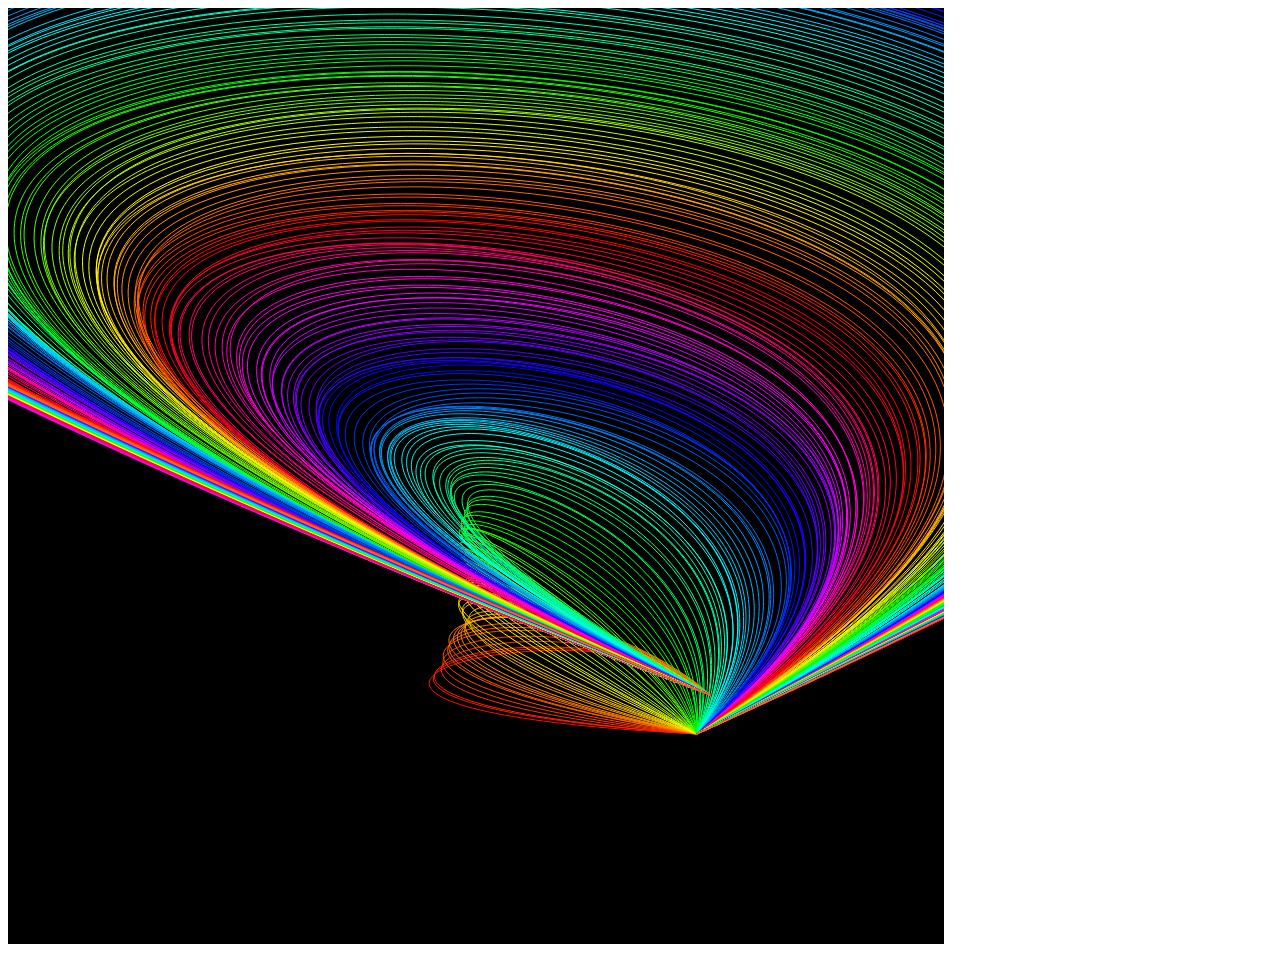
<file: wind.htm>
<!DOCTYPE html>
<html>
<head>
	<title></title>
</head>
<body>
	<a id="update" onclick="init()"><canvas id="canvas" width=936 height=936></a>
		<a id="link"></a>
		<script type="text/javascript" src="util.js"></script>

		<script type="text/javascript">
			

			function draw(color){
				
				//var cp1x = 0, cp1y =936, cp2x = 936, cp2y = 936, x2= 936, y2=936;
				var cp1x = rand(90,840), cp1y =rand(90,840), cp2x = rand(90,840), cp2y = rand(90,840), x1= rand(-50,50), y1=rand(-50,50), x2= rand(-50,50), y2=rand(-50,50);
				if (x1<0) {
					x1=536+x1;
				}
				if (x2<0) {
					x2=536+x2;
				}
				if (y1<0) {
					y1=536+y1;
				}
				if (y2<0) {
					y2=536+y2;
				}
				x1+=200;
				x2+=200;
				y1+=200;
				y2+=200;

				var c = document.getElementById("canvas");
				var ctx = c.getContext("2d");

				ctx.lineWidth = 1;
				ctx.lineCap = "round";
				for (var i = 0; i < 500; i++) {
					nextRainbowColor(color,100);
					ctx.strokeStyle=(rgbToHex(color));
					ctx.beginPath();
					ctx.moveTo(x1, y1);
					ctx.bezierCurveTo(cp1x,cp1y,cp2x,cp2y,x2,y2);
					ctx.stroke();
					cp1x= cp1x +rand(0,25);
					cp1y= cp1y +rand(-10,0);
					cp2x= cp2x +rand(-25,0);
					cp2y= cp2y +rand(-10,0);

				}
				
			}

			function init() {

				var c = document.getElementById("canvas");
				var ctx = c.getContext("2d");
				ctx.fillStyle = "#000000";
				ctx.fillRect(0, 0, 936, 936);

				draw({r:255,g:0,b:0},0,936);
				
			}
			init();
		</script>
	</body>
	</html>
</file>
<file: styles.css>
@import url('https://fonts.googleapis.com/css2?family=DM+Sans:wght@400;500;700;800&family=Space+Grotesk:wght@500;700&display=swap');

:root {
  color-scheme: dark;
  --bg: #07111f;
  --bg-2: #0b1728;
  --surface: rgba(11, 21, 36, 0.82);
  --surface-strong: #0e1a2d;
  --line: rgba(180, 203, 229, 0.16);
  --text: #edf4ff;
  --muted: #a3b5cf;
  --primary: #2dd4bf;
  --primary-strong: #0ea5a6;
  --secondary: #8ad5ff;
  --accent: #f6c85f;
  --shadow: 0 28px 80px rgba(1, 7, 16, 0.45);
}

* {
  box-sizing: border-box;
}

html {
  scroll-behavior: smooth;
}

body {
  margin: 0;
  min-height: 100vh;
  font-family: 'DM Sans', sans-serif;
  color: var(--text);
  background:
    radial-gradient(circle at top left, rgba(45, 212, 191, 0.18), transparent 34%),
    radial-gradient(circle at top right, rgba(138, 213, 255, 0.15), transparent 28%),
    radial-gradient(circle at bottom left, rgba(246, 200, 95, 0.12), transparent 30%),
    linear-gradient(180deg, #06101d 0%, #081322 55%, #06101d 100%);
}

body::before {
  content: '';
  position: fixed;
  inset: 0;
  background-image: linear-gradient(rgba(255, 255, 255, 0.04) 1px, transparent 1px),
    linear-gradient(90deg, rgba(255, 255, 255, 0.04) 1px, transparent 1px);
  background-size: 72px 72px;
  mask-image: linear-gradient(180deg, rgba(0, 0, 0, 0.16), transparent 72%);
  pointer-events: none;
}

a {
  color: inherit;
  text-decoration: none;
}

img {
  max-width: 100%;
}

.page-shell {
  width: min(1160px, calc(100% - 32px));
  margin: 0 auto;
  padding: 24px 0 40px;
}

.site-header {
  display: flex;
  align-items: center;
  justify-content: space-between;
  gap: 24px;
  padding: 16px 18px;
  margin-bottom: 28px;
  position: sticky;
  top: 16px;
  z-index: 10;
  border: 1px solid var(--line);
  border-radius: 22px;
  background: rgba(7, 17, 31, 0.68);
  backdrop-filter: blur(18px);
  box-shadow: var(--shadow);
}

.brand {
  display: inline-flex;
  align-items: center;
  gap: 14px;
}

.brand-mark {
  display: inline-grid;
  place-items: center;
  width: 46px;
  height: 46px;
  border-radius: 16px;
  color: #04101b;
  font-family: 'Space Grotesk', sans-serif;
  font-weight: 700;
  letter-spacing: 0.08em;
  background: linear-gradient(135deg, var(--primary), var(--secondary));
  box-shadow: 0 18px 35px rgba(45, 212, 191, 0.24);
}

.brand-copy {
  display: grid;
  gap: 2px;
}

.brand-copy strong,
.hero h1,
.section-heading h2,
.panel-card h2,
.contact-card h2,
.policy-card h1,
.policy-card h2 {
  font-family: 'Space Grotesk', sans-serif;
  letter-spacing: -0.03em;
}

.brand-copy span {
  color: var(--muted);
  font-size: 0.95rem;
}

.site-nav {
  display: flex;
  flex-wrap: wrap;
  gap: 12px 18px;
  color: var(--muted);
  font-weight: 500;
}

.site-nav a {
  transition: color 160ms ease;
}

.site-nav a:hover,
.site-nav a:focus-visible,
.site-footer a:hover,
.site-footer a:focus-visible {
  color: var(--text);
}

.hero {
  display: grid;
  grid-template-columns: minmax(0, 1.15fr) minmax(320px, 0.85fr);
  gap: 28px;
  padding: 18px 0 12px;
  align-items: stretch;
}

.hero-copy,
.hero-panel,
.content-card,
.service-card,
.step-card,
.contact-card,
.panel-card,
.policy-card {
  border: 1px solid var(--line);
  background: linear-gradient(180deg, rgba(14, 26, 45, 0.92), rgba(9, 18, 31, 0.88));
  box-shadow: var(--shadow);
}

.hero-copy {
  border-radius: 30px;
  padding: 38px;
  position: relative;
  overflow: hidden;
}

.hero-copy::after {
  content: '';
  position: absolute;
  inset: auto -8% -30% auto;
  width: 260px;
  height: 260px;
  border-radius: 50%;
  background: radial-gradient(circle, rgba(45, 212, 191, 0.26), transparent 70%);
  pointer-events: none;
}

.eyebrow {
  margin: 0 0 14px;
  text-transform: uppercase;
  letter-spacing: 0.16em;
  color: var(--accent);
  font-size: 0.8rem;
  font-weight: 700;
}

.hero h1 {
  margin: 0;
  font-size: clamp(2.7rem, 5vw, 5.1rem);
  line-height: 0.98;
  max-width: 12ch;
}

.hero-text {
  margin: 22px 0 0;
  max-width: 62ch;
  color: var(--muted);
  font-size: 1.06rem;
  line-height: 1.75;
}

.hero-actions {
  display: flex;
  flex-wrap: wrap;
  gap: 12px;
  margin-top: 28px;
}

.button {
  display: inline-flex;
  align-items: center;
  justify-content: center;
  min-height: 50px;
  padding: 0 20px;
  border-radius: 16px;
  border: 1px solid transparent;
  font-weight: 700;
  transition: transform 160ms ease, border-color 160ms ease, background-color 160ms ease, color 160ms ease;
}

.button:hover,
.button:focus-visible {
  transform: translateY(-1px);
}

.button-primary {
  color: #031119;
  background: linear-gradient(135deg, var(--primary), var(--secondary));
  box-shadow: 0 20px 36px rgba(45, 212, 191, 0.22);
}

.button-secondary {
  color: var(--text);
  border-color: var(--line);
  background: rgba(255, 255, 255, 0.03);
}

.hero-highlights {
  display: grid;
  grid-template-columns: repeat(3, minmax(0, 1fr));
  gap: 14px;
  margin-top: 32px;
}

.hero-highlights div,
.contact-list div {
  padding: 16px;
  border-radius: 18px;
  border: 1px solid rgba(255, 255, 255, 0.08);
  background: rgba(255, 255, 255, 0.03);
}

.hero-highlights strong,
.contact-list strong,
.service-card h3,
.content-card h3,
.step-card h3 {
  display: block;
  margin-bottom: 8px;
  font-size: 1rem;
}

.hero-highlights span,
.panel-card p,
.content-card p,
.service-card p,
.step-card p,
.contact-list span,
.contact-list a,
.site-footer {
  color: var(--muted);
  line-height: 1.7;
}

.hero-panel {
  border-radius: 30px;
  padding: 18px;
  display: grid;
  gap: 16px;
}

.panel-card-visual {
  display: grid;
  gap: 14px;
  overflow: hidden;
}

.panel-visual-grid {
  display: grid;
  grid-template-columns: 1.2fr 0.8fr;
  gap: 12px;
  align-items: stretch;
}

.panel-visual-grid img {
  width: 100%;
  height: 210px;
  object-fit: cover;
  border-radius: 18px;
  display: block;
  box-shadow: 0 18px 40px rgba(0, 0, 0, 0.22);
}

.panel-visual-grid img:first-child {
  grid-row: span 2;
  height: 100%;
  min-height: 210px;
}

.panel-visual-caption {
  display: grid;
  gap: 6px;
}

.panel-visual-caption strong {
  font-size: 1.05rem;
  line-height: 1.45;
}

.panel-card {
  border-radius: 22px;
  padding: 22px;
  border: 1px solid rgba(255, 255, 255, 0.08);
  background: rgba(255, 255, 255, 0.03);
}

.panel-card-main {
  background:
    linear-gradient(180deg, rgba(45, 212, 191, 0.13), rgba(255, 255, 255, 0.02)),
    rgba(255, 255, 255, 0.03);
}

.panel-kicker {
  display: inline-block;
  margin-bottom: 12px;
  font-size: 0.8rem;
  color: var(--accent);
  text-transform: uppercase;
  letter-spacing: 0.16em;
  font-weight: 700;
}

.panel-card h2 {
  margin: 0 0 10px;
  font-size: 2rem;
  line-height: 1.05;
}

.panel-grid {
  display: grid;
  grid-template-columns: repeat(2, minmax(0, 1fr));
  gap: 16px;
}

.panel-grid strong {
  display: block;
  margin-bottom: 8px;
}

.section {
  padding: 28px 0 0;
}

.section-heading {
  display: grid;
  gap: 8px;
  margin-bottom: 18px;
}

.section-heading h2 {
  margin: 0;
  font-size: clamp(1.75rem, 3vw, 2.7rem);
  line-height: 1.06;
}

.section-heading p {
  margin: 0;
}

.info-grid,
.service-grid,
.steps-grid {
  display: grid;
  gap: 16px;
}

.info-grid {
  grid-template-columns: repeat(3, minmax(0, 1fr));
}

.service-grid {
  grid-template-columns: repeat(3, minmax(0, 1fr));
}

.steps-grid {
  grid-template-columns: repeat(4, minmax(0, 1fr));
}

.content-card,
.service-card,
.step-card,
.contact-card,
.policy-card {
  border-radius: 24px;
  padding: 22px;
}

.service-card,
.step-card {
  min-height: 190px;
}

.service-card {
  position: relative;
  overflow: hidden;
}

.service-card::before {
  content: '';
  position: absolute;
  inset: 0 auto auto 0;
  width: 100%;
  height: 3px;
  background: linear-gradient(90deg, var(--primary), var(--secondary), var(--accent));
}

.step-card span {
  display: inline-flex;
  align-items: center;
  justify-content: center;
  width: 42px;
  height: 42px;
  margin-bottom: 18px;
  border-radius: 14px;
  background: rgba(45, 212, 191, 0.12);
  color: var(--primary);
  font-family: 'Space Grotesk', sans-serif;
  font-weight: 700;
}

.contact-card {
  display: grid;
  gap: 22px;
  background:
    linear-gradient(145deg, rgba(45, 212, 191, 0.12), transparent 28%),
    linear-gradient(180deg, rgba(14, 26, 45, 0.96), rgba(9, 18, 31, 0.92));
}

.contact-list {
  display: grid;
  grid-template-columns: repeat(3, minmax(0, 1fr));
  gap: 14px;
}

.contact-list a {
  display: inline-block;
  word-break: break-word;
}

.site-footer {
  display: grid;
  gap: 8px;
  justify-items: center;
  padding: 28px 0 12px;
  text-align: center;
}

.site-footer p {
  margin: 0;
  display: flex;
  flex-wrap: wrap;
  justify-content: center;
  gap: 10px;
}

.site-footer a {
  transition: color 160ms ease;
}

.content-card,
.service-card,
.step-card,
.panel-card,
.contact-card,
.policy-card {
  transition: transform 180ms ease, border-color 180ms ease, background-color 180ms ease;
}

.content-card:hover,
.service-card:hover,
.step-card:hover,
.panel-card:hover,
.contact-card:hover,
.policy-card:hover {
  transform: translateY(-3px);
  border-color: rgba(138, 213, 255, 0.28);
}

.policy-page .page-shell {
  padding-top: 32px;
}

.policy-layout {
  display: grid;
  gap: 18px;
  max-width: 900px;
  margin: 0 auto;
}

.policy-card {
  padding: 28px;
  background: linear-gradient(180deg, rgba(14, 26, 45, 0.94), rgba(9, 18, 31, 0.9));
}

.policy-card h1 {
  margin-top: 0;
  margin-bottom: 14px;
  font-size: clamp(2.2rem, 4vw, 3.3rem);
}

.policy-card h2 {
  margin-top: 28px;
  margin-bottom: 8px;
  font-size: 1.2rem;
}

.policy-card p,
.policy-card li {
  color: var(--muted);
  line-height: 1.75;
}

.policy-card ul {
  margin: 0;
  padding-left: 20px;
}

.policy-card li + li {
  margin-top: 10px;
}

.policy-links {
  display: flex;
  flex-wrap: wrap;
  gap: 12px;
  margin-top: 22px;
}

@media (max-width: 980px) {
  .hero,
  .info-grid,
  .service-grid,
  .steps-grid,
  .contact-list {
    grid-template-columns: 1fr 1fr;
  }

  .hero {
    grid-template-columns: 1fr;
  }

  .panel-visual-grid {
    grid-template-columns: 1fr 1fr;
  }

  .panel-visual-grid img:first-child {
    grid-row: auto;
    min-height: 180px;
  }
}

@media (max-width: 720px) {
  .page-shell {
    width: min(100% - 20px, 1160px);
  }

  .site-header {
    position: static;
    flex-direction: column;
    align-items: flex-start;
  }

  .site-nav {
    gap: 10px 14px;
  }

  .hero-copy,
  .hero-panel,
  .content-card,
  .service-card,
  .step-card,
  .contact-card,
  .policy-card {
    padding: 20px;
    border-radius: 22px;
  }

  .hero-highlights,
  .info-grid,
  .service-grid,
  .steps-grid,
  .panel-grid,
  .contact-list {
    grid-template-columns: 1fr;
  }

  .panel-visual-grid {
    grid-template-columns: 1fr;
  }

  .panel-visual-grid img,
  .panel-visual-grid img:first-child {
    height: 190px;
    min-height: 190px;
  }

  .hero h1 {
    max-width: none;
  }
}
</file>
